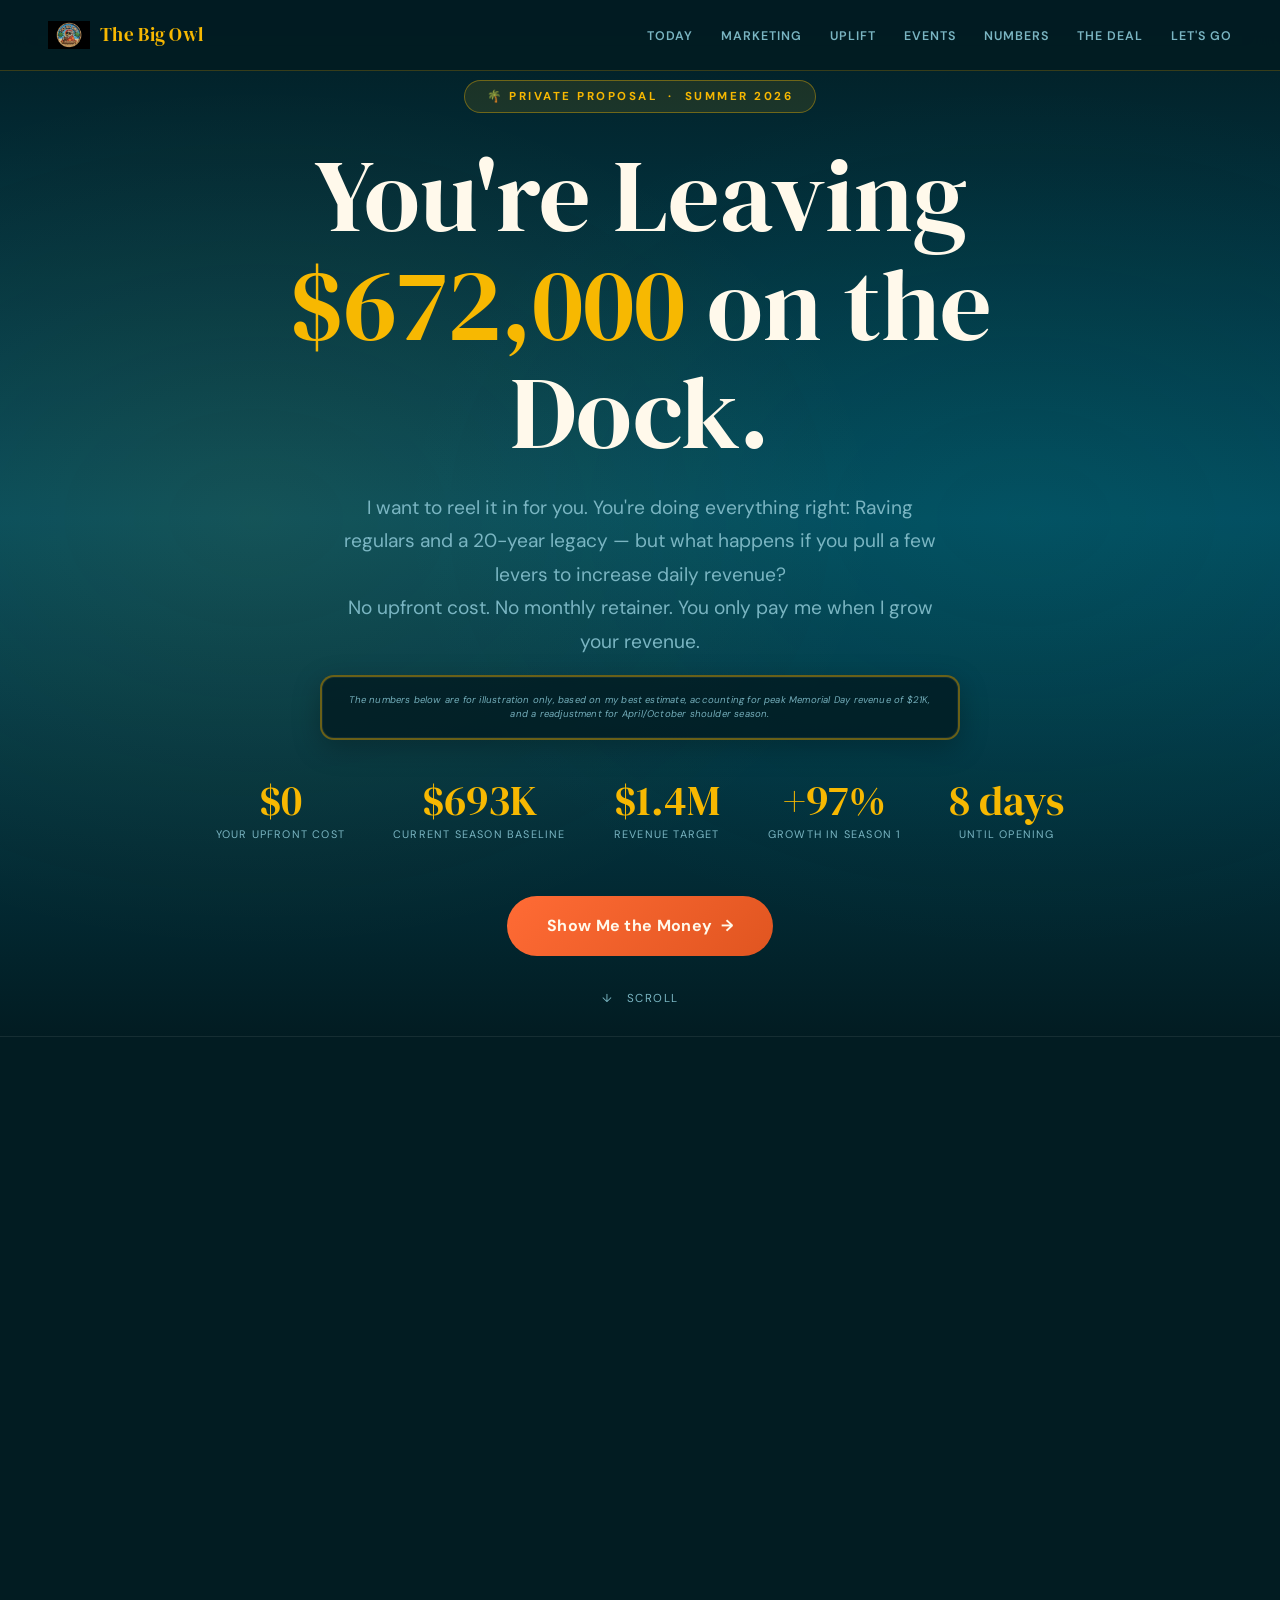
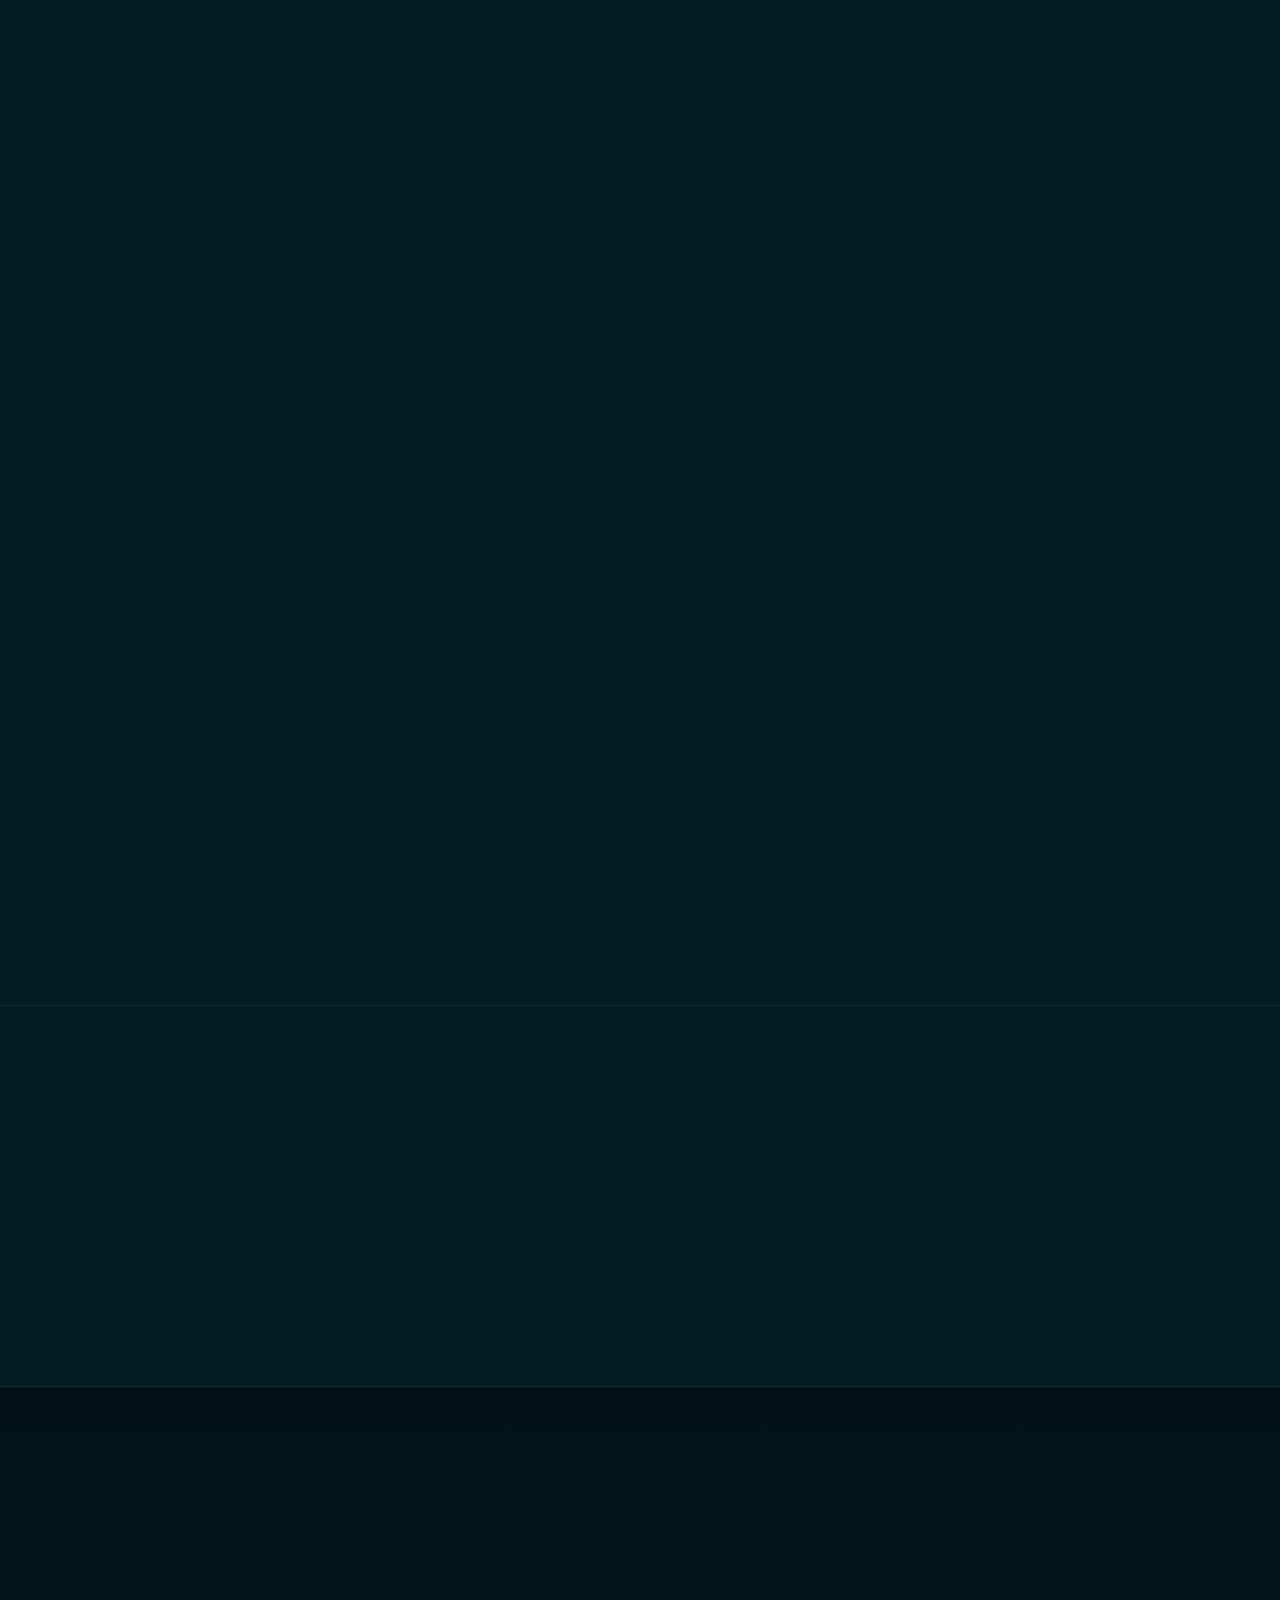
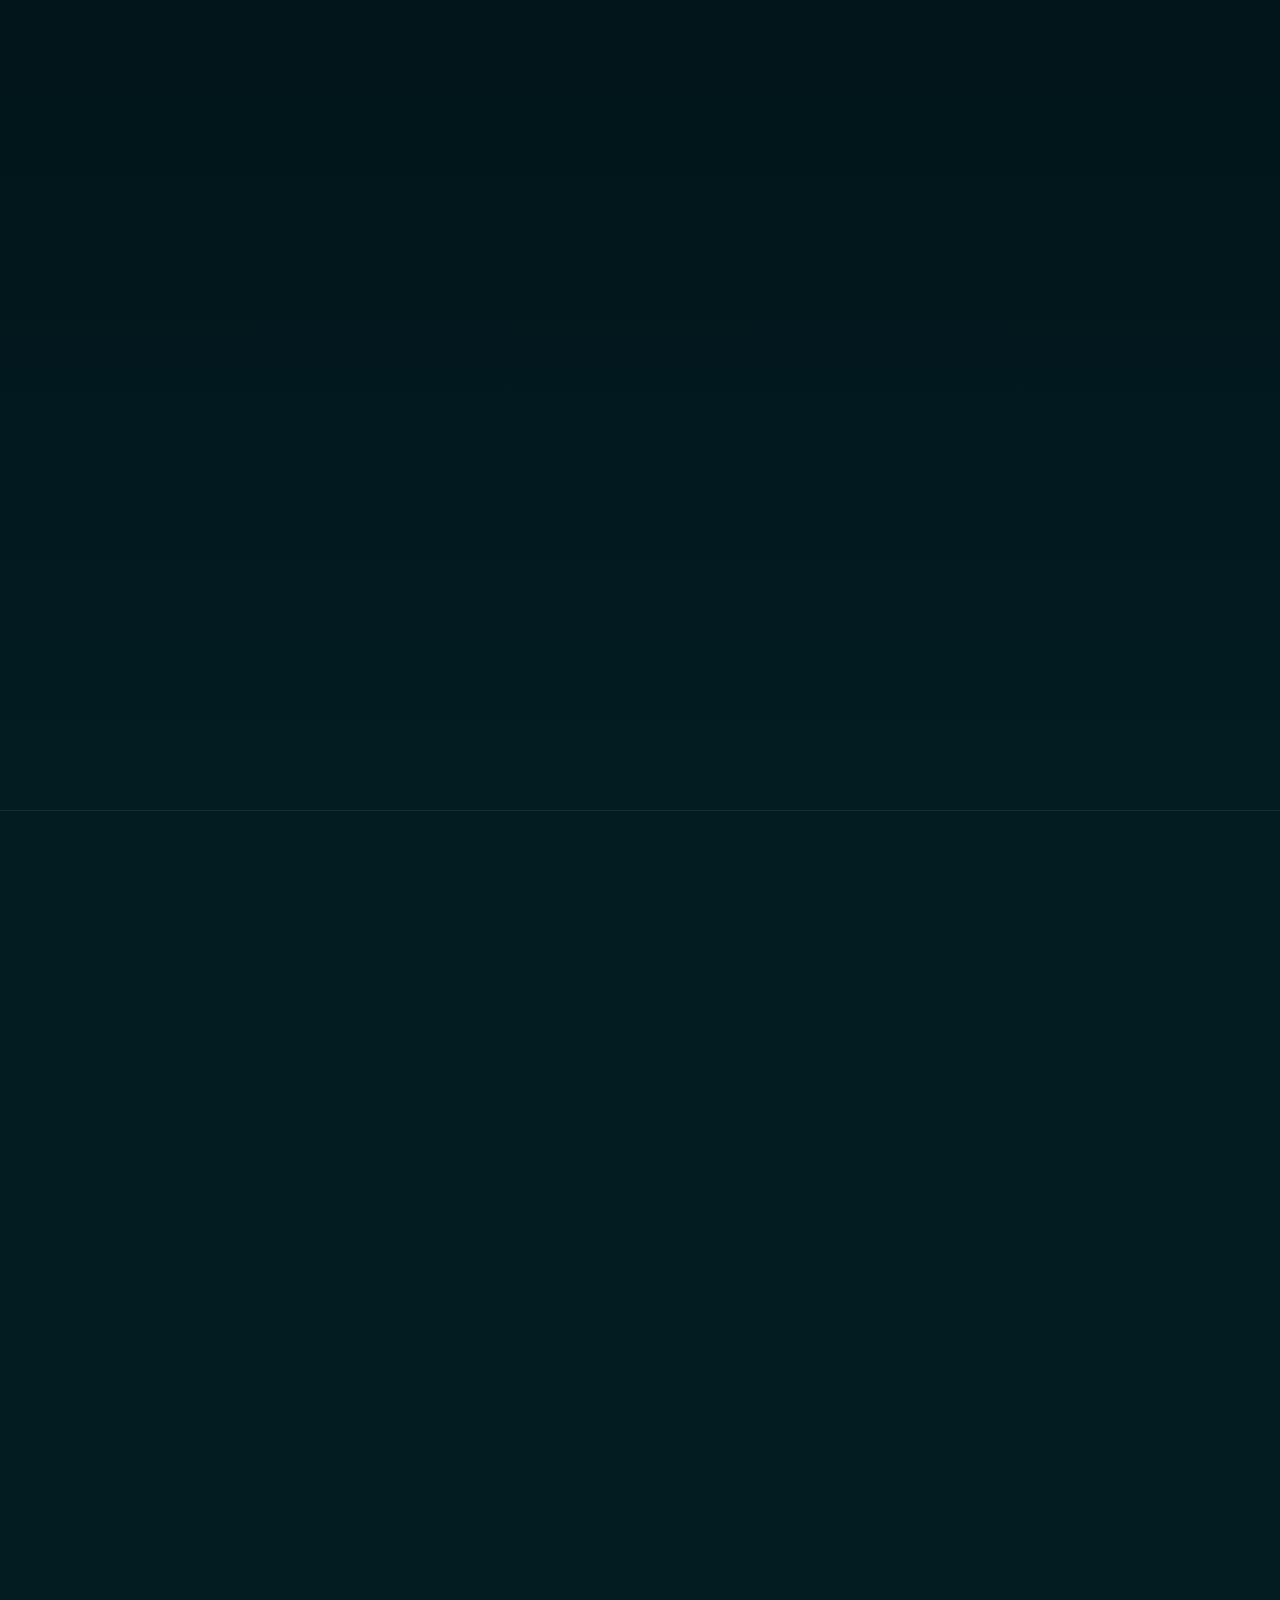
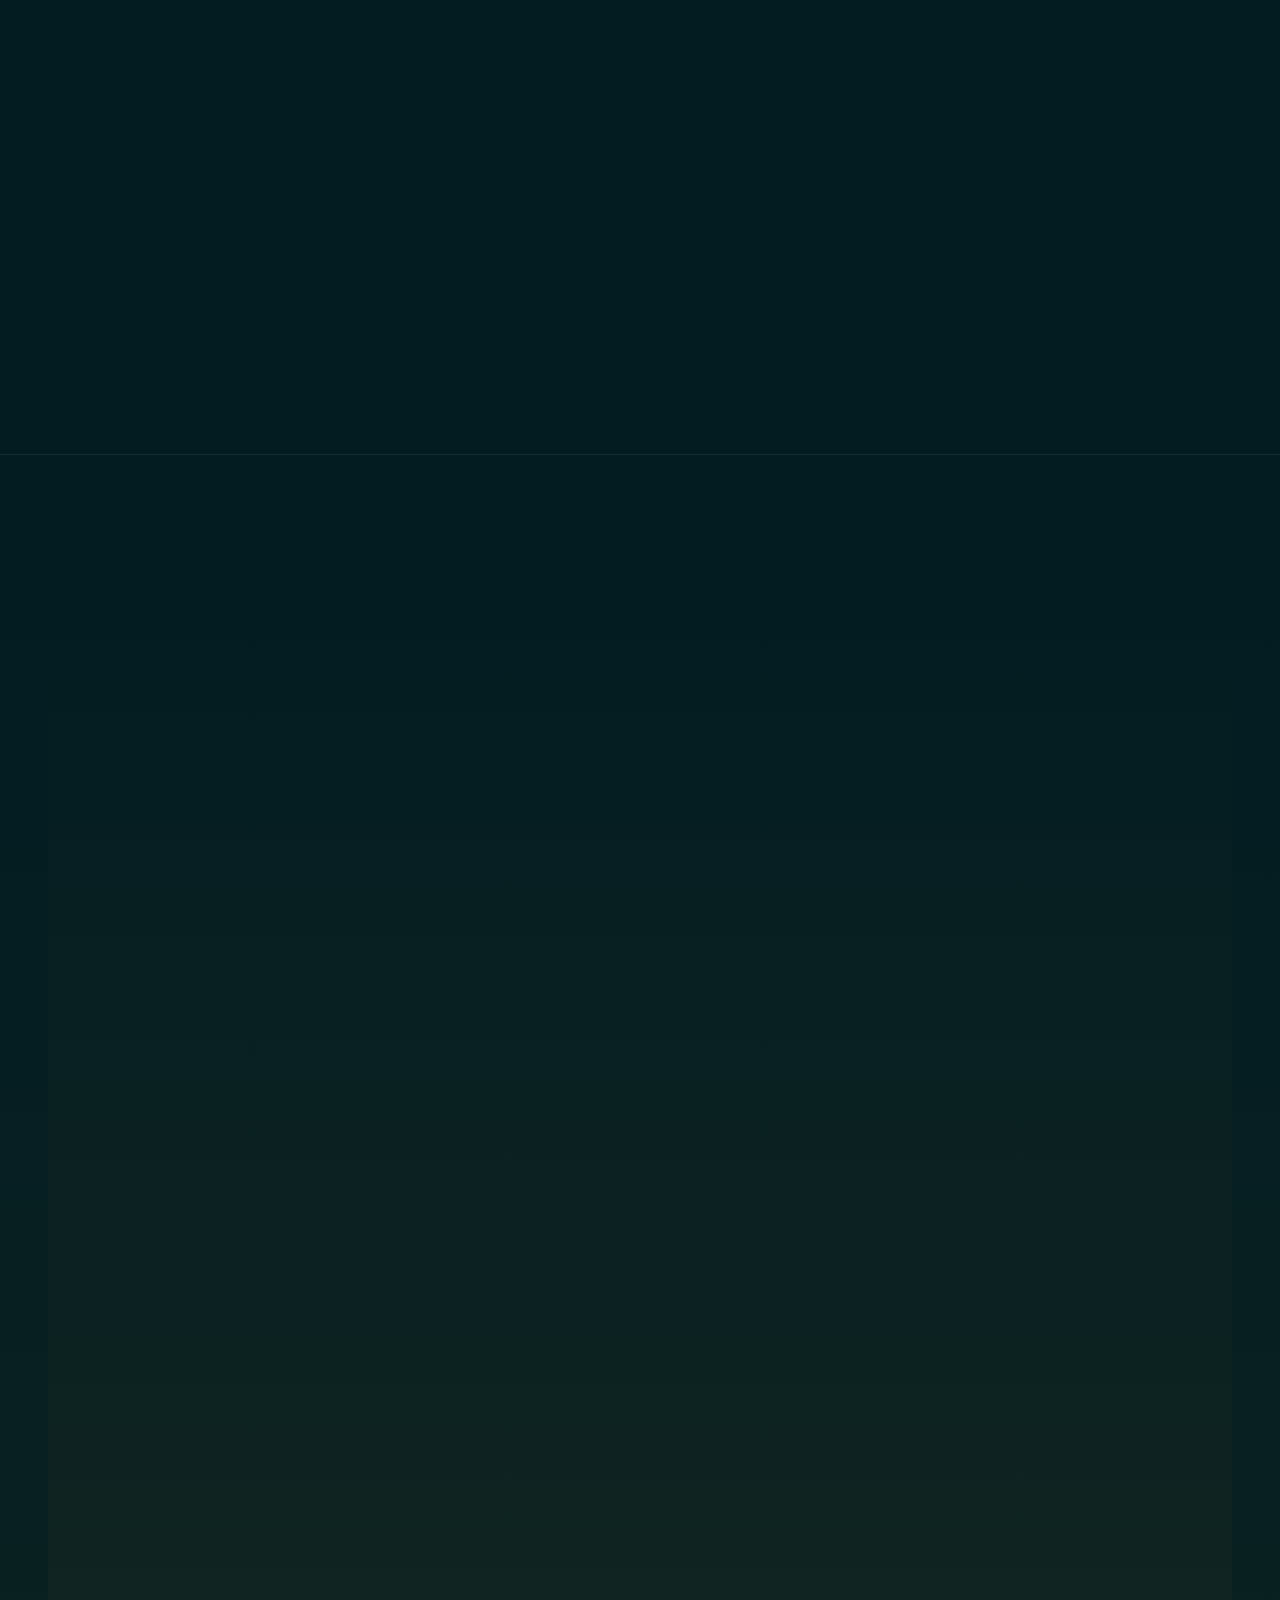
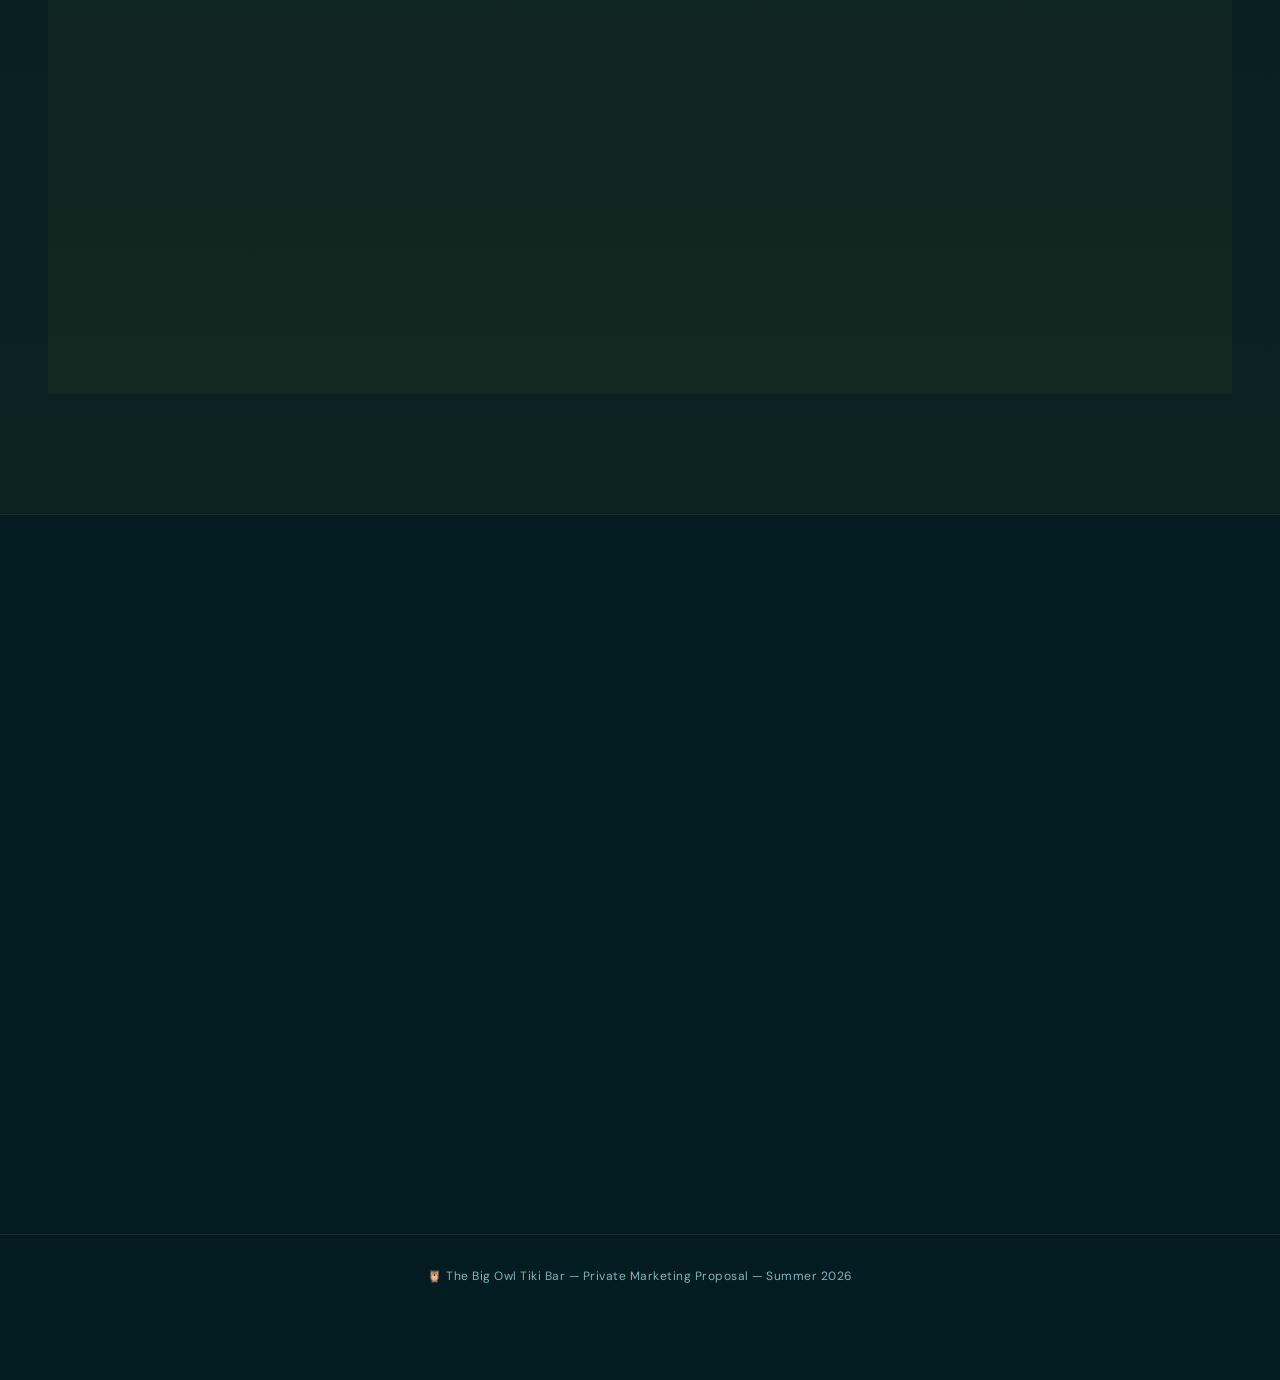
<file: index.html>
<!DOCTYPE html>
<html lang="en">
<head>
<meta charset="UTF-8">
<meta name="viewport" content="width=device-width, initial-scale=1.0">
<title>Big Owl Tiki Bar — The Offer</title>
<meta name="description" content="The Big Owl Tiki Bar — private Summer 2026 marketing proposal. No upfront cost; you only pay when revenue grows.">
<link rel="canonical" href="https://bennettbutterfield-prog.github.io/Big-Owl-Proposal/big_owl_proposal.html">
<link rel="icon" type="image/png" href="images/big-owl-logo.png">
<meta property="og:site_name" content="The Big Owl Tiki Bar">
<meta property="og:title" content="Big Owl Tiki Bar — The Offer">
<meta property="og:description" content="The Big Owl Tiki Bar — private Summer 2026 marketing proposal. No upfront cost; you only pay when revenue grows.">
<meta property="og:type" content="website">
<meta property="og:url" content="https://bennettbutterfield-prog.github.io/Big-Owl-Proposal/">
<meta property="og:image" content="https://bennettbutterfield-prog.github.io/Big-Owl-Proposal/images/big-owl-logo.png">
<meta property="og:image:width" content="1024">
<meta property="og:image:height" content="682">
<meta property="og:image:type" content="image/png">
<meta property="og:image:alt" content="The Big Owl Tiki Bar — Kent Narrows, MD">
<meta name="twitter:card" content="summary_large_image">
<meta name="twitter:title" content="Big Owl Tiki Bar — The Offer">
<meta name="twitter:description" content="The Big Owl Tiki Bar — private Summer 2026 marketing proposal. No upfront cost; you only pay when revenue grows.">
<meta name="twitter:image" content="https://bennettbutterfield-prog.github.io/Big-Owl-Proposal/images/big-owl-logo.png">
<meta http-equiv="refresh" content="0; url=big_owl_proposal.html">
</head>
<body>
<p><a href="big_owl_proposal.html">Open Big Owl proposal</a></p>
</body>
</html>
</file>
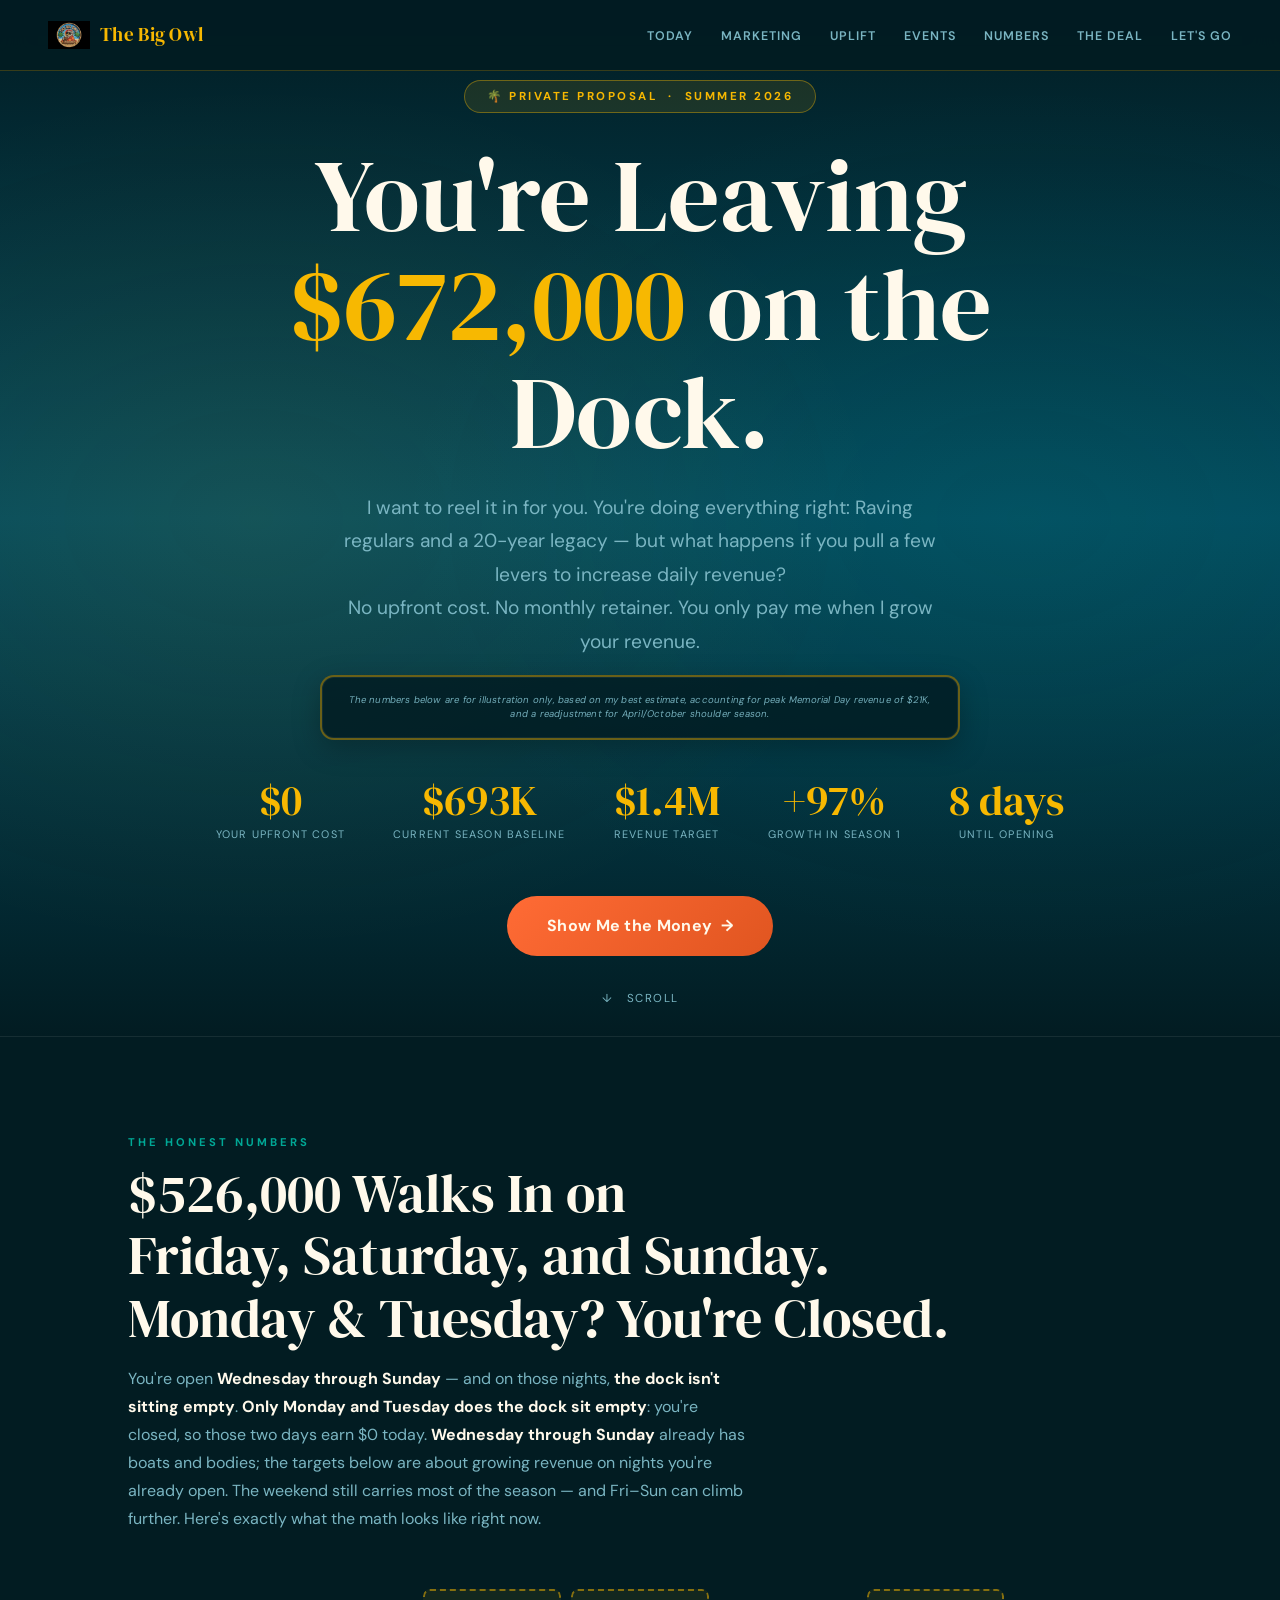
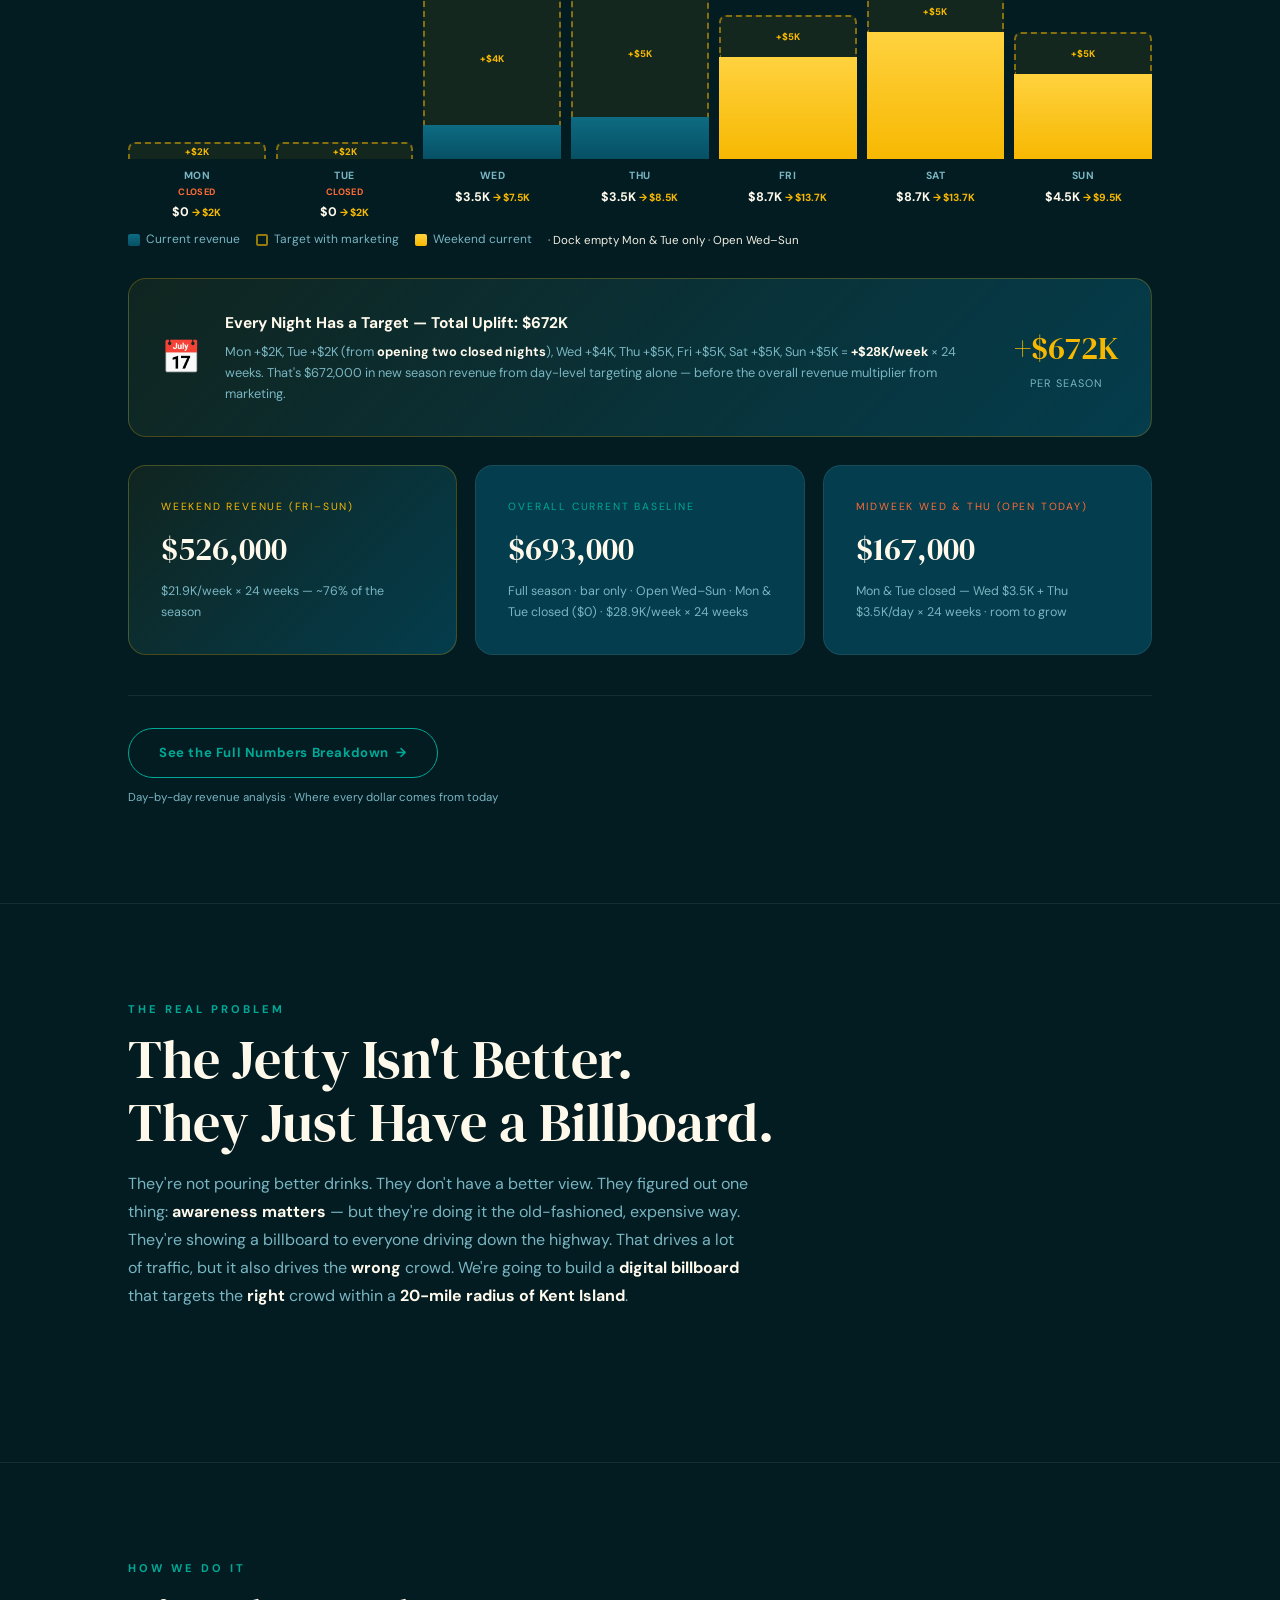
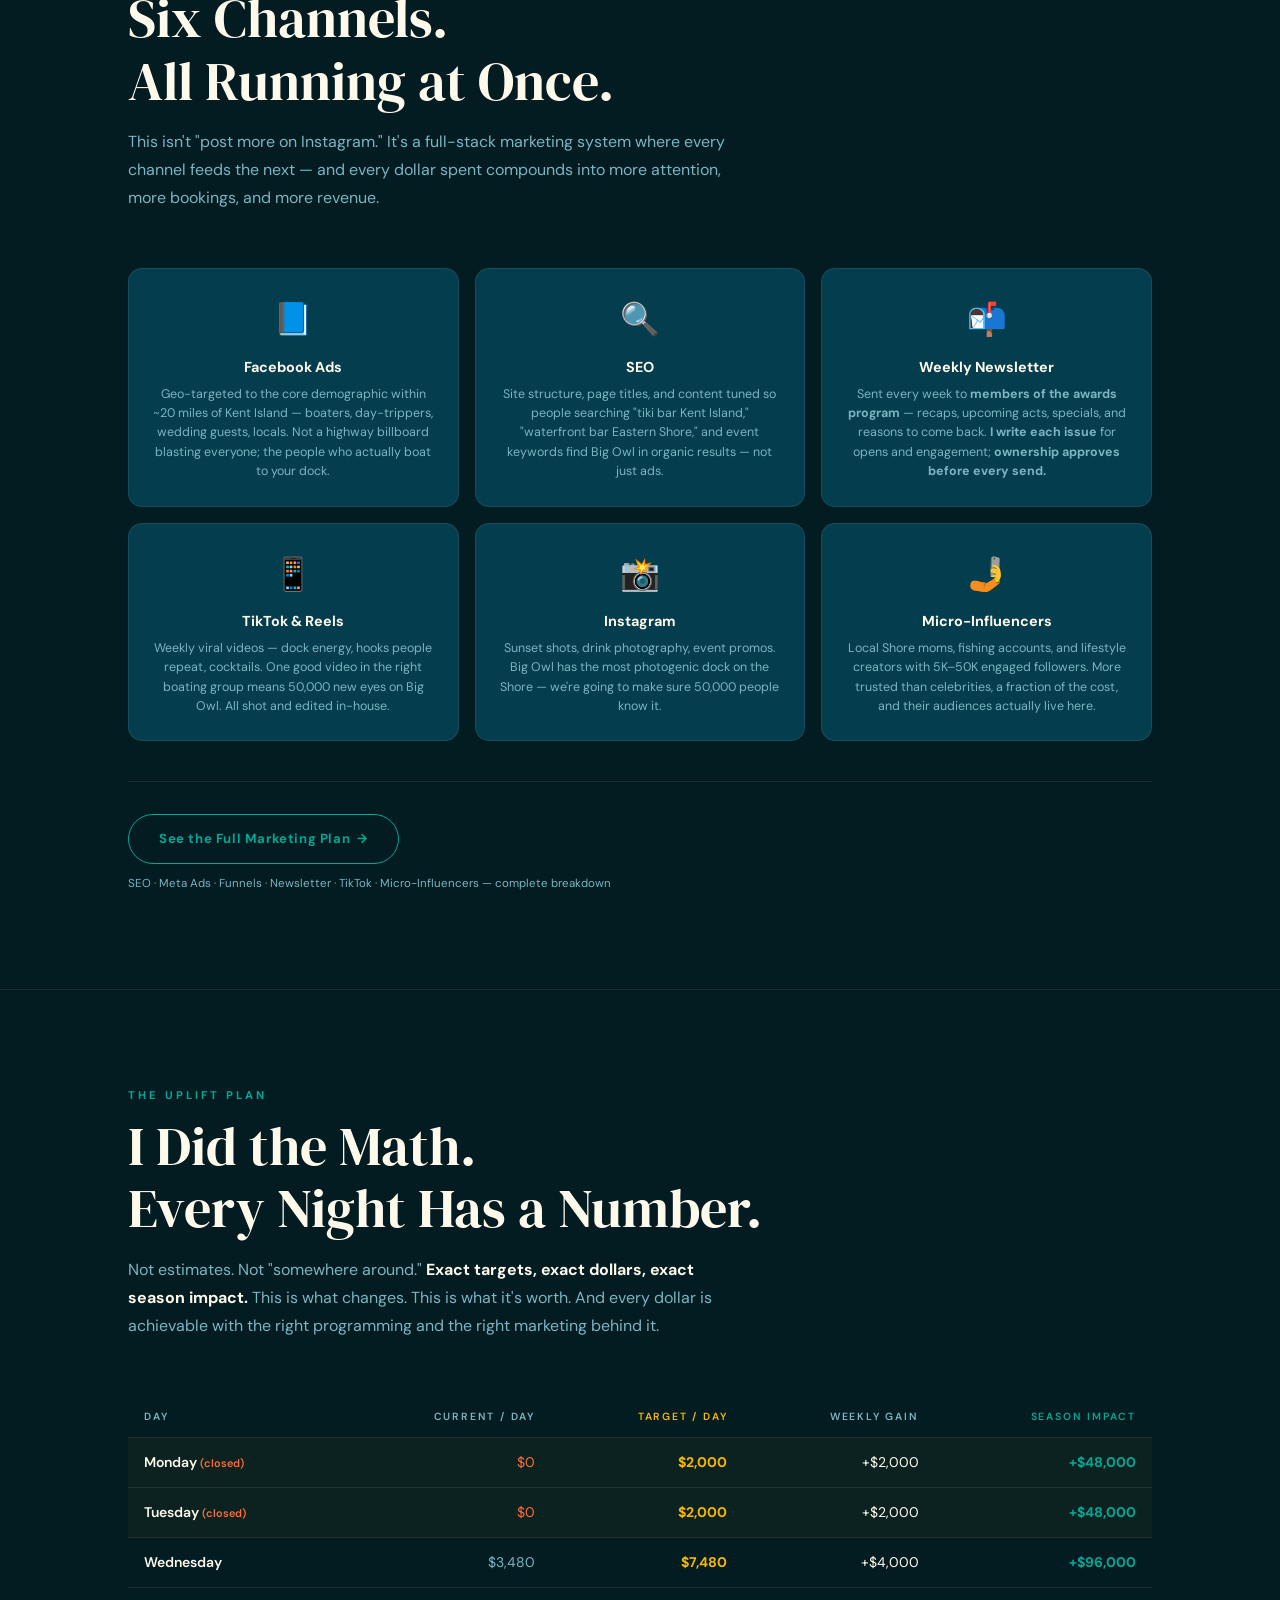
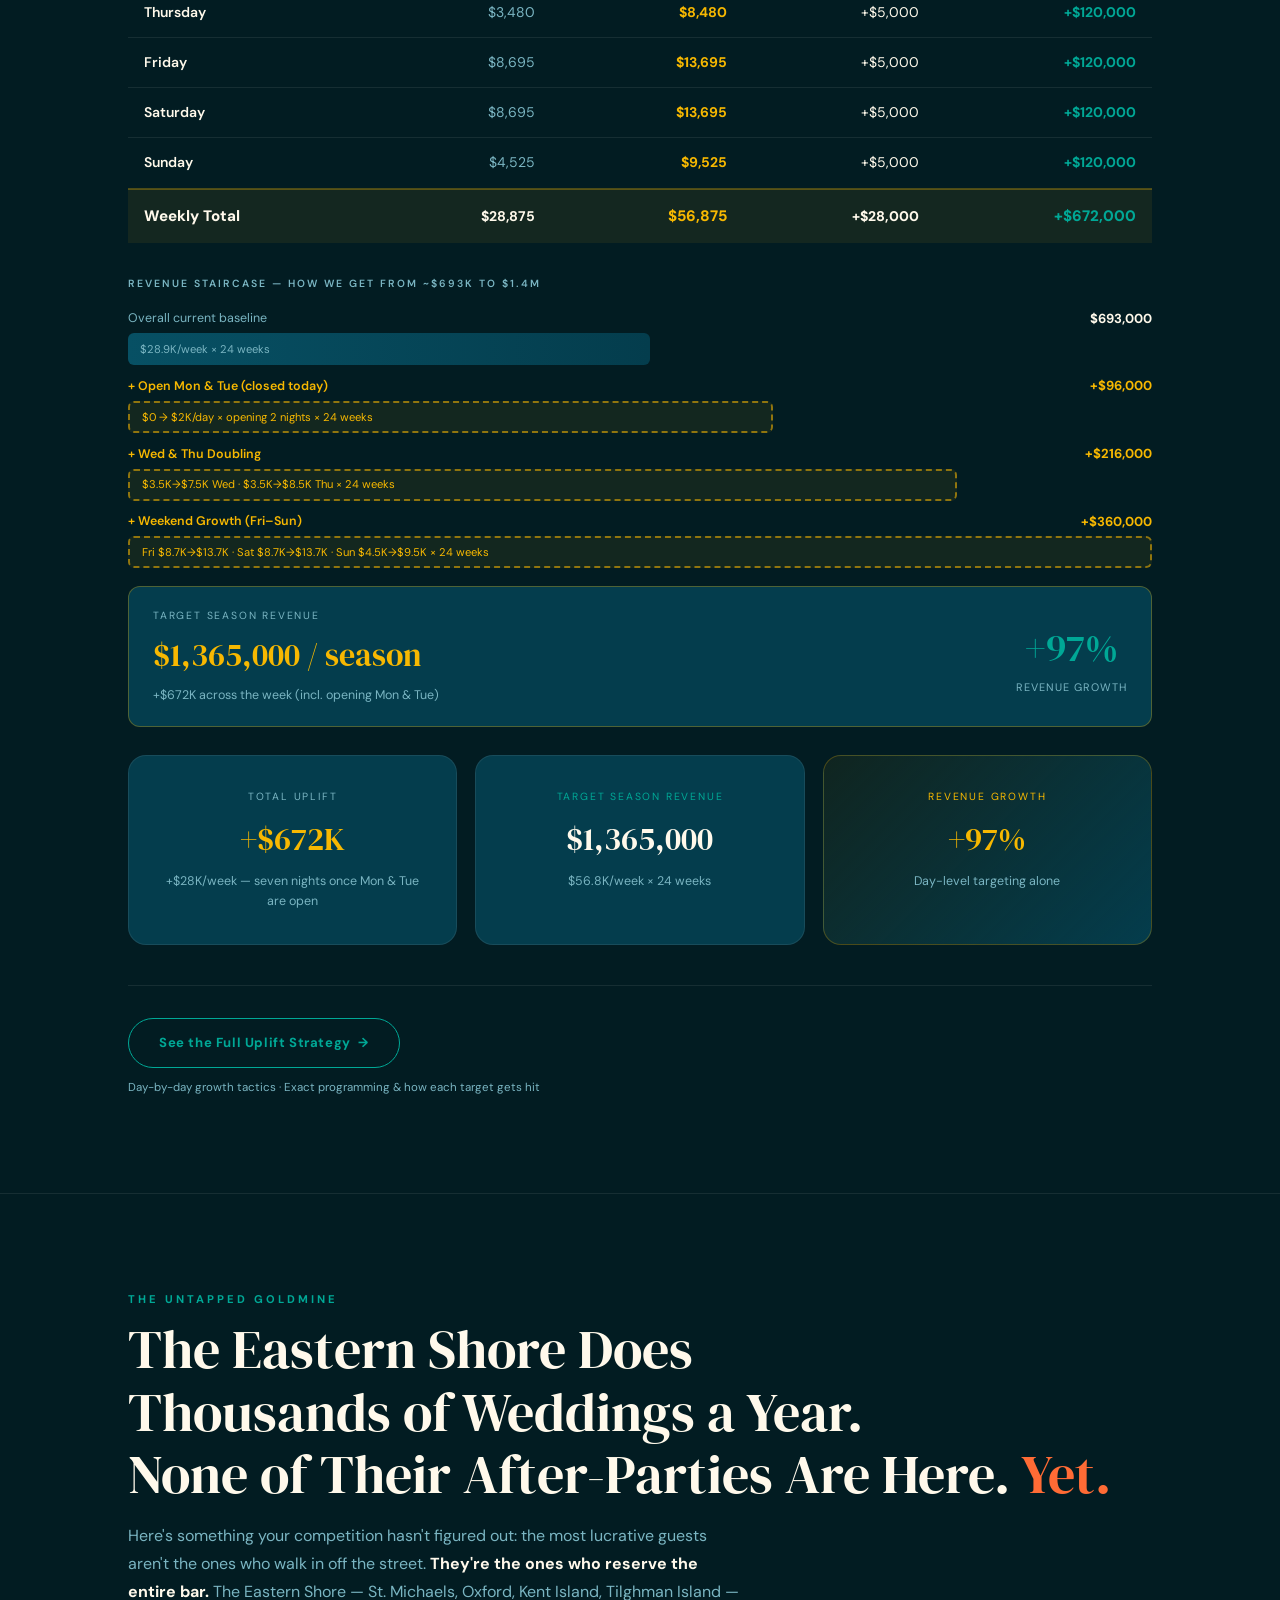
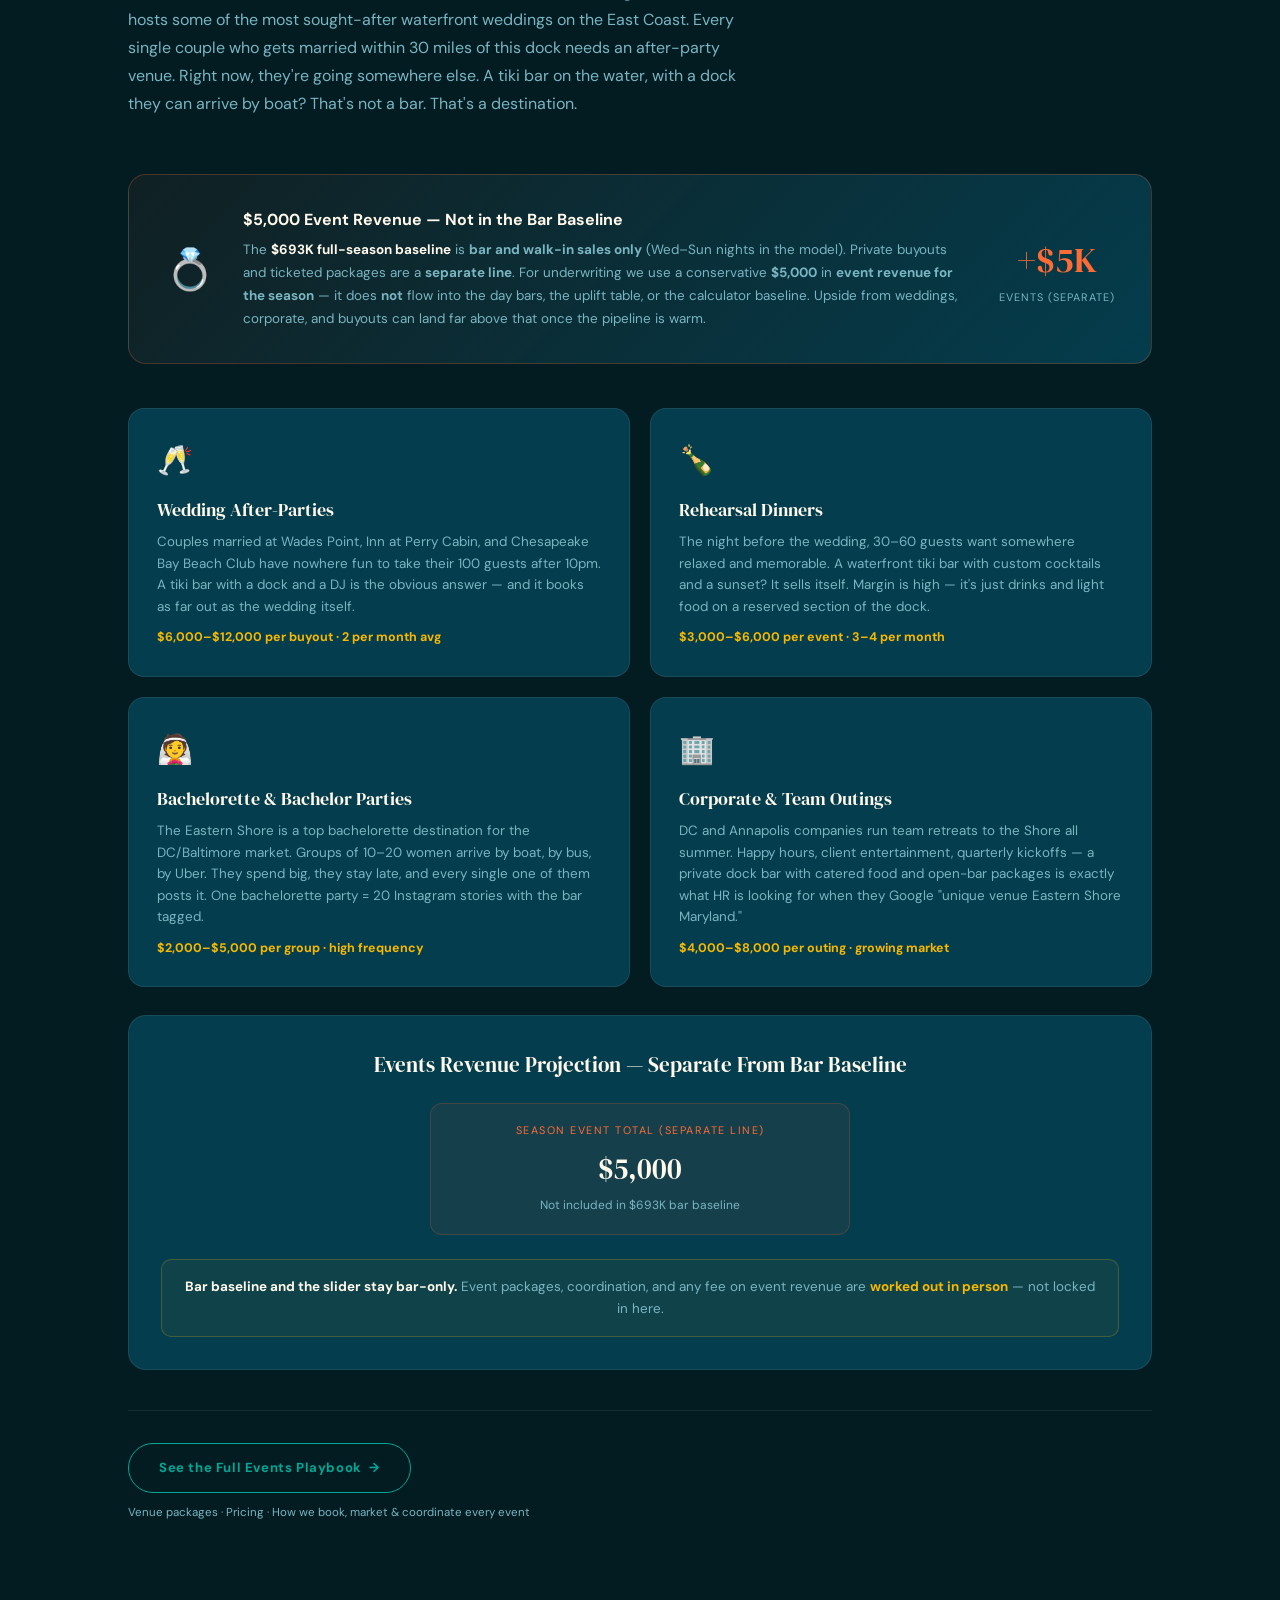
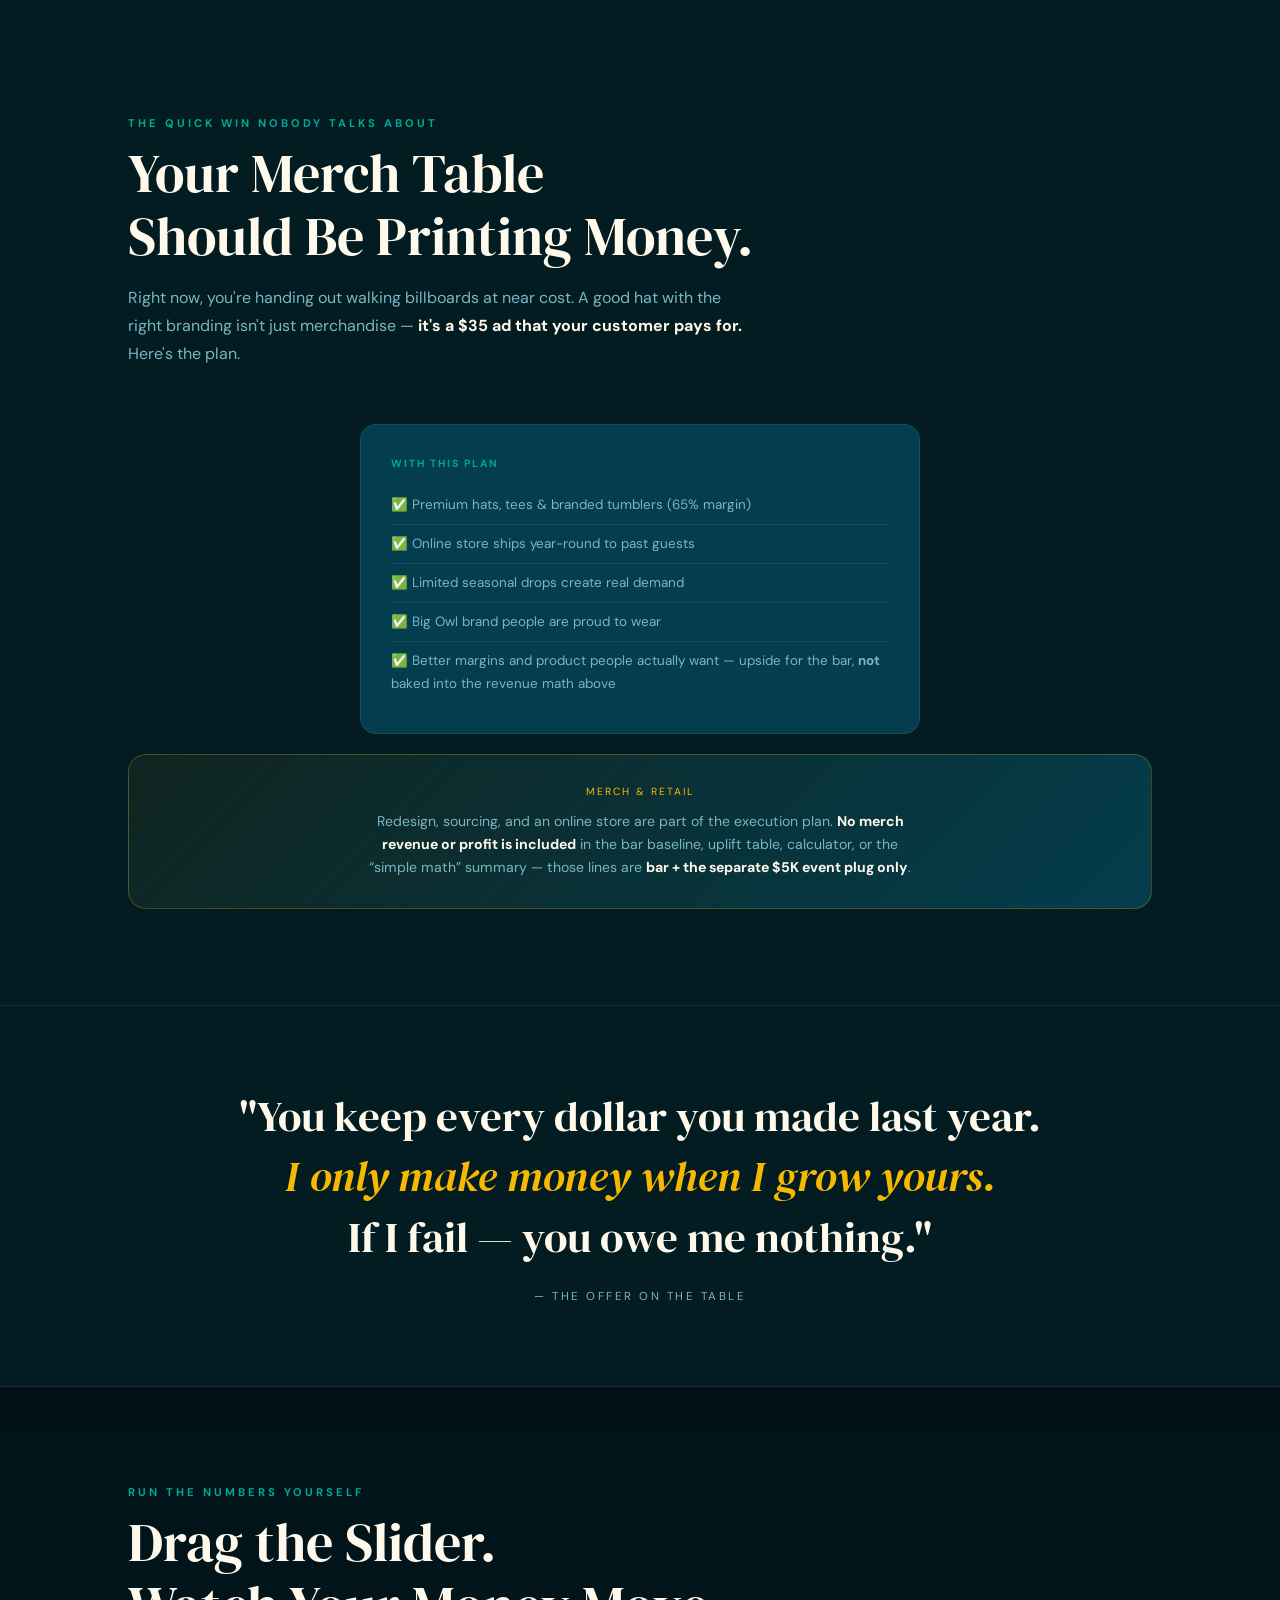
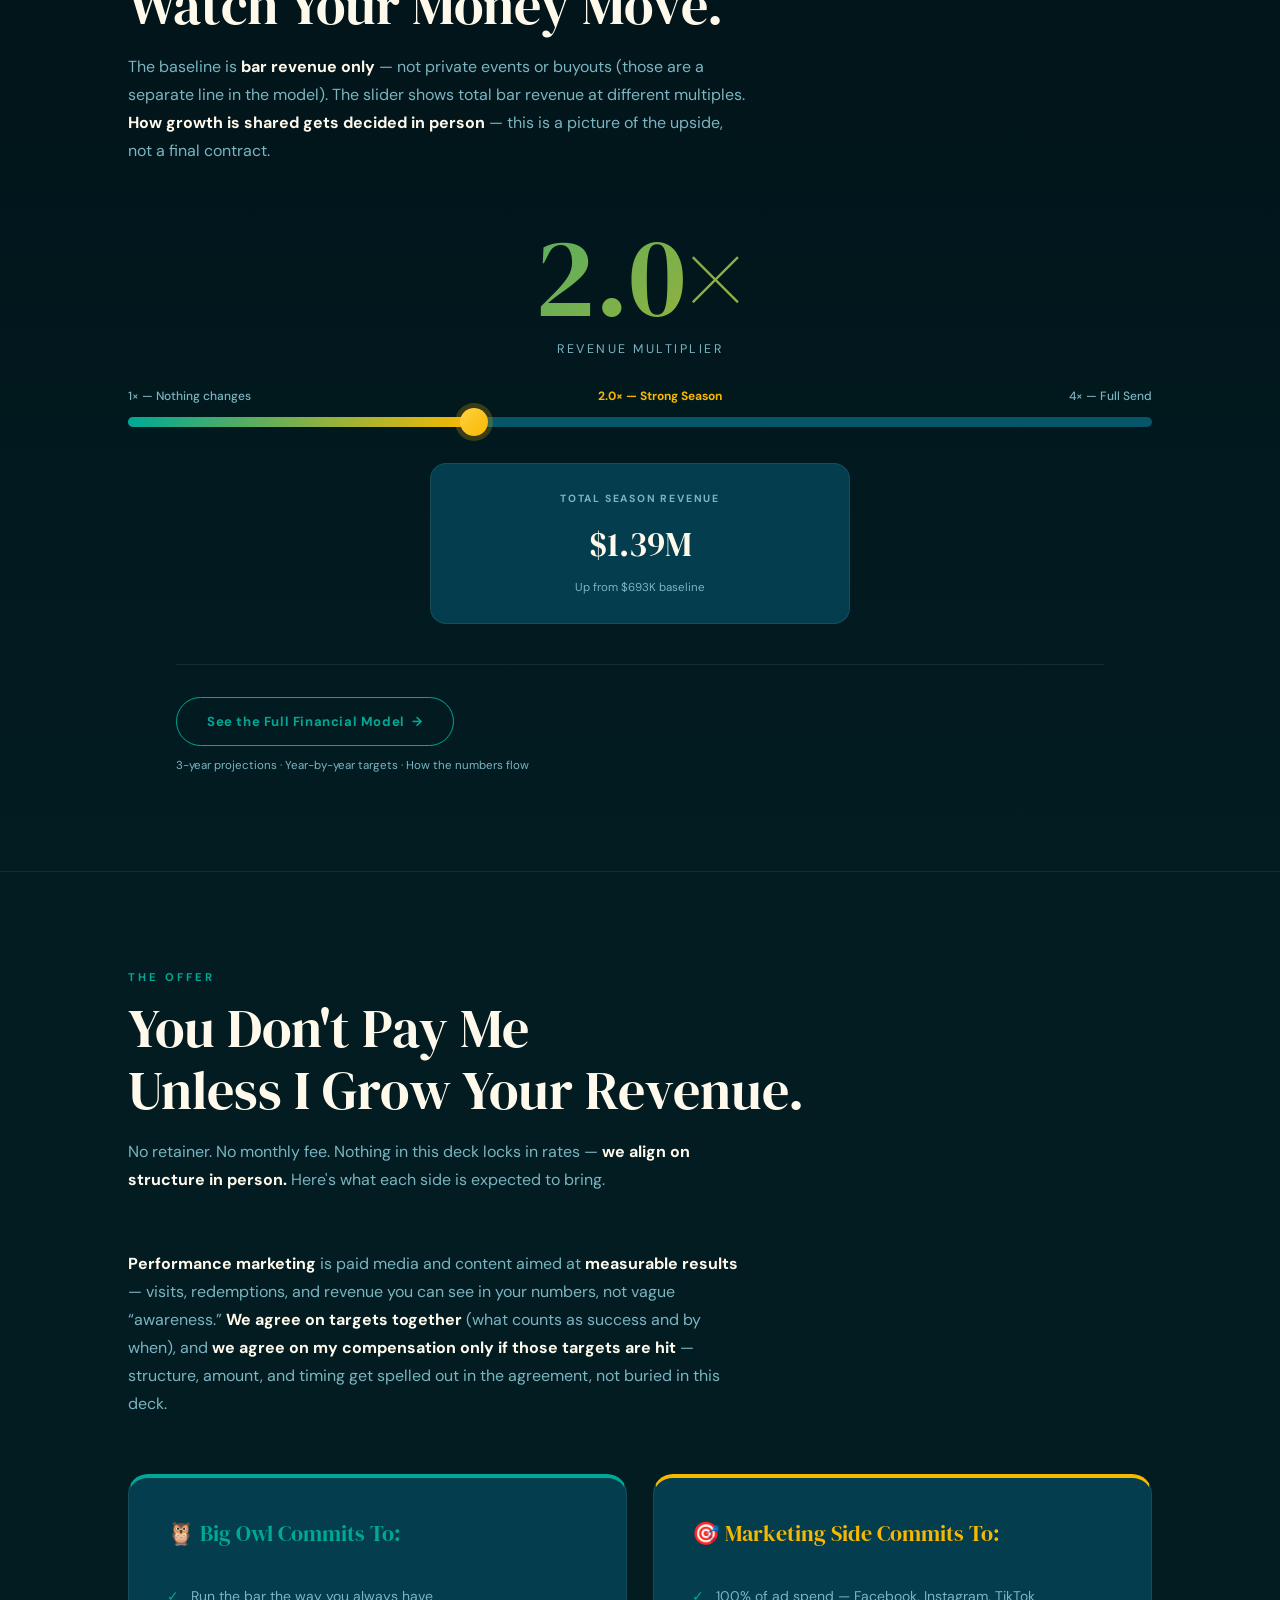
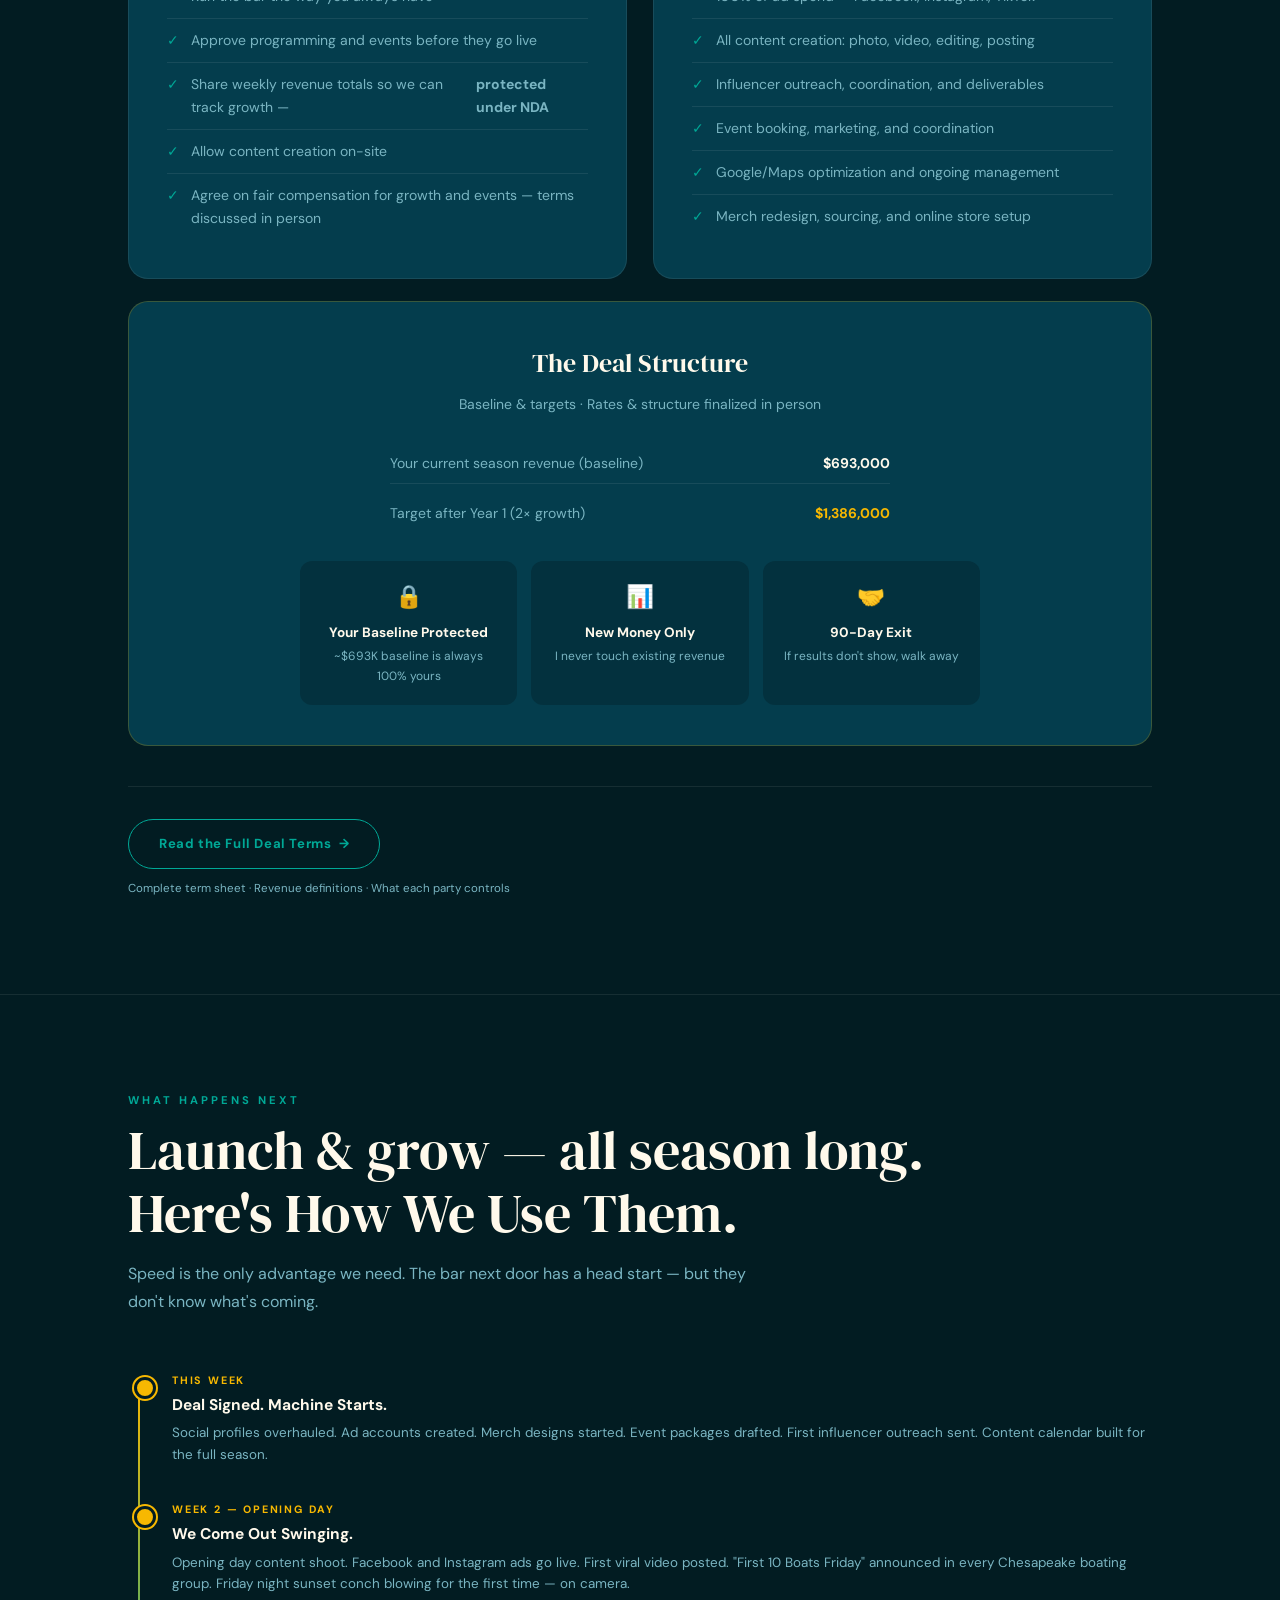
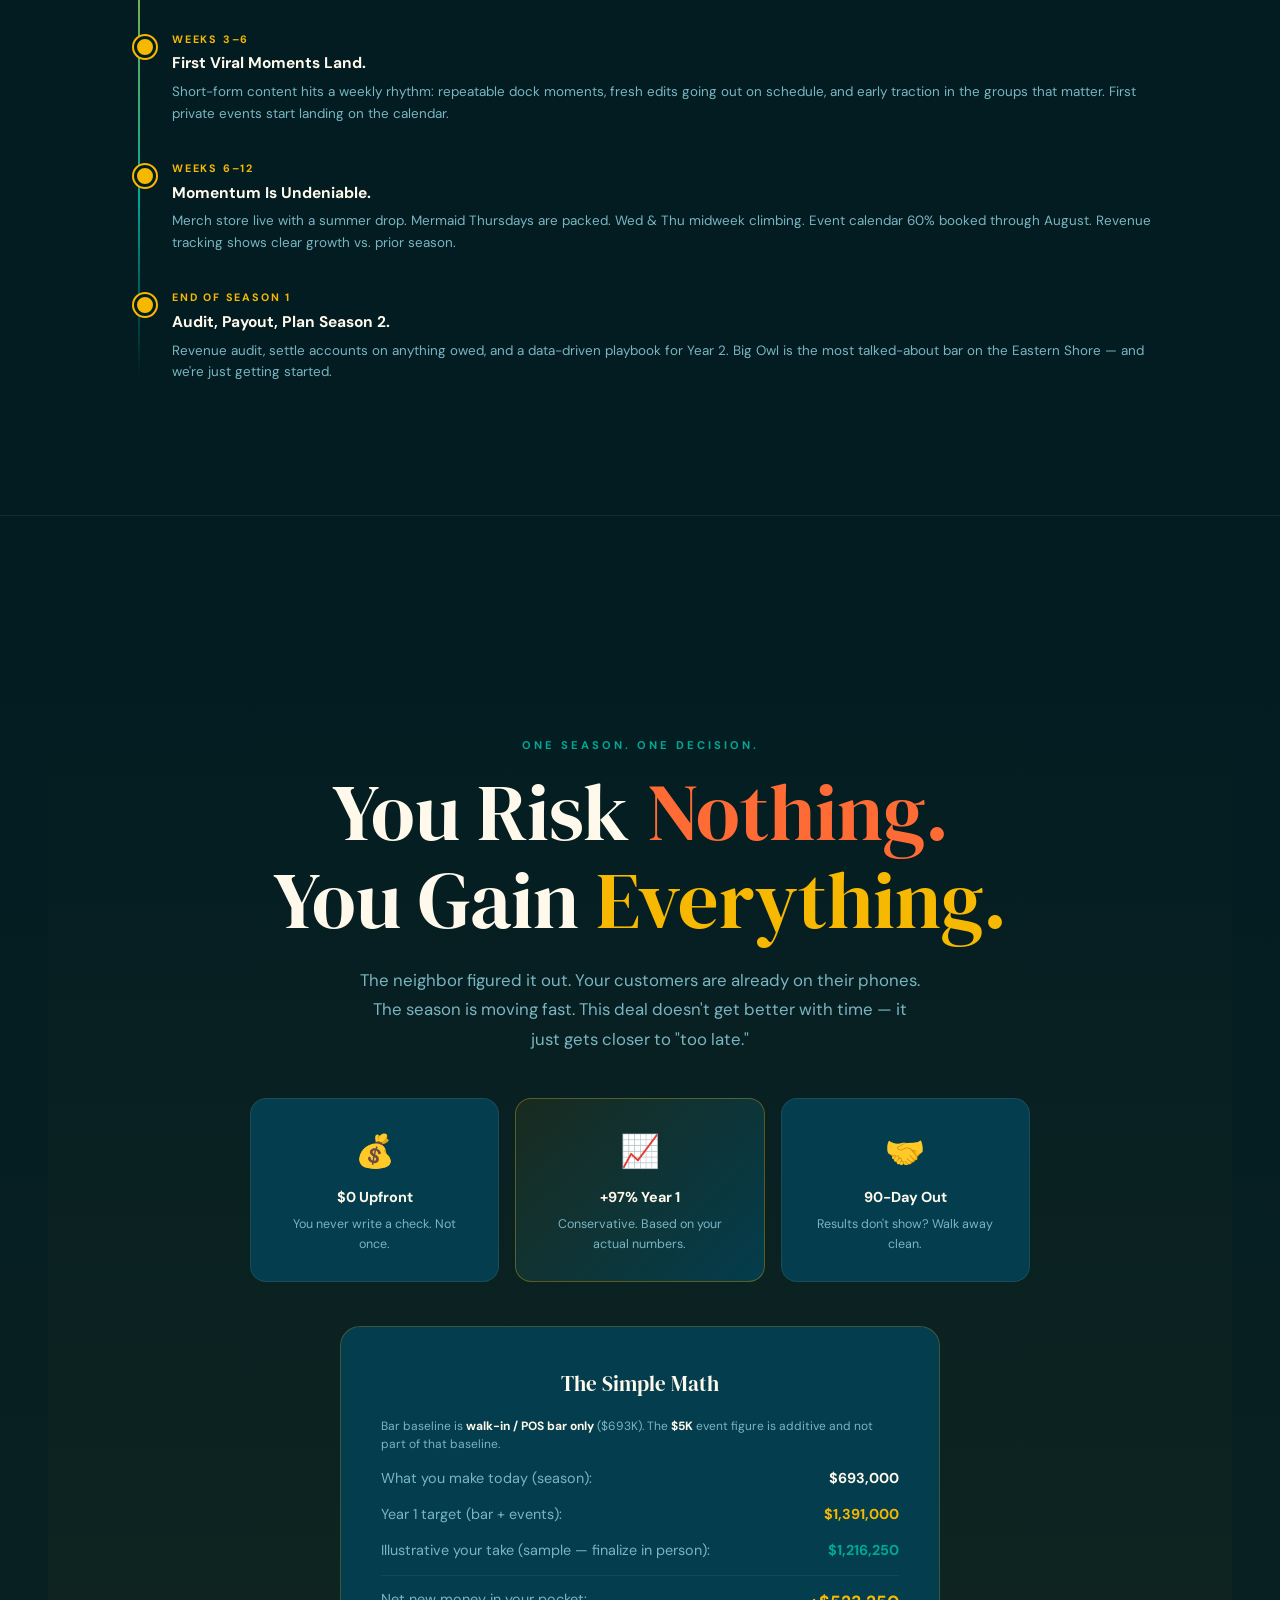
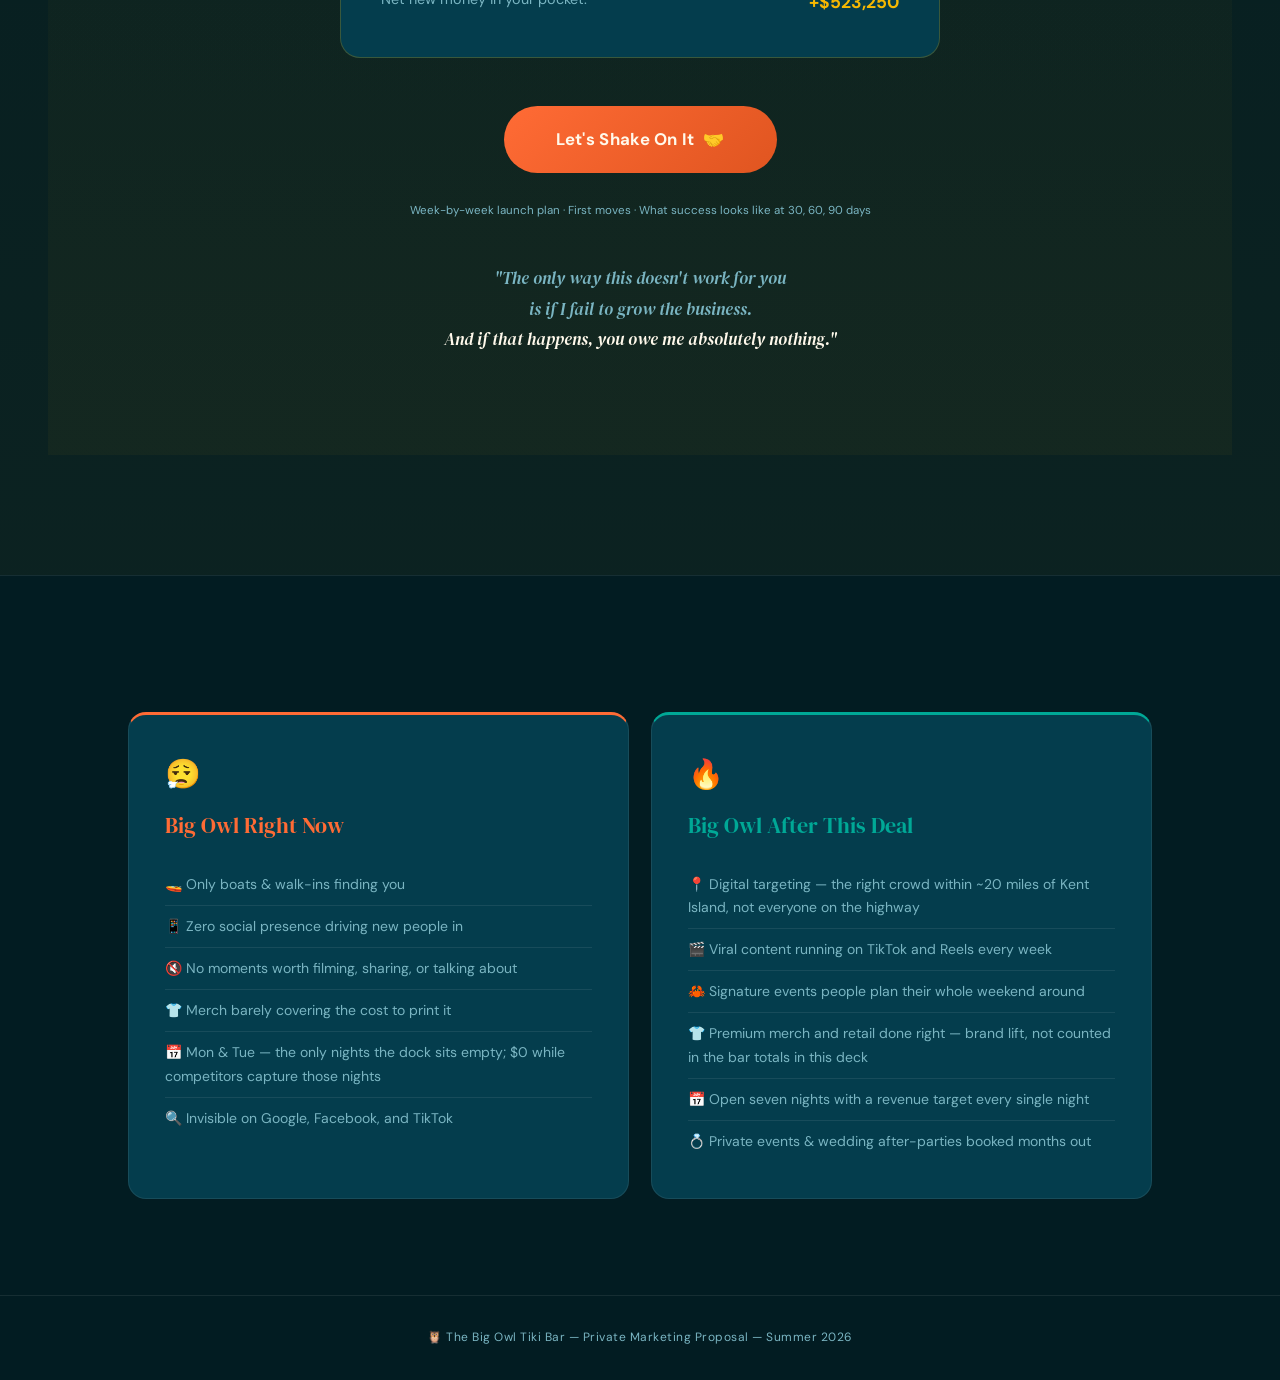
<file: big_owl_proposal.html>
<!DOCTYPE html>
<html lang="en">
<head>
<meta charset="UTF-8">
<meta name="viewport" content="width=device-width, initial-scale=1.0">
<title>Big Owl Tiki Bar — The Offer</title>
<meta name="description" content="The Big Owl Tiki Bar — private Summer 2026 marketing proposal. No upfront cost; you only pay when revenue grows.">
<link rel="canonical" href="https://bennettbutterfield-prog.github.io/Big-Owl-Proposal/big_owl_proposal.html">
<link rel="icon" type="image/png" href="images/big-owl-logo.png">
<meta property="og:site_name" content="The Big Owl Tiki Bar">
<meta property="og:title" content="Big Owl Tiki Bar — The Offer">
<meta property="og:description" content="The Big Owl Tiki Bar — private Summer 2026 marketing proposal. No upfront cost; you only pay when revenue grows.">
<meta property="og:type" content="website">
<meta property="og:url" content="https://bennettbutterfield-prog.github.io/Big-Owl-Proposal/big_owl_proposal.html">
<meta property="og:image" content="https://bennettbutterfield-prog.github.io/Big-Owl-Proposal/images/big-owl-logo.png">
<meta property="og:image:width" content="1024">
<meta property="og:image:height" content="682">
<meta property="og:image:type" content="image/png">
<meta property="og:image:alt" content="The Big Owl Tiki Bar — Kent Narrows, MD">
<meta name="twitter:card" content="summary_large_image">
<meta name="twitter:title" content="Big Owl Tiki Bar — The Offer">
<meta name="twitter:description" content="The Big Owl Tiki Bar — private Summer 2026 marketing proposal. No upfront cost; you only pay when revenue grows.">
<meta name="twitter:image" content="https://bennettbutterfield-prog.github.io/Big-Owl-Proposal/images/big-owl-logo.png">
<link rel="preconnect" href="https://fonts.googleapis.com">
<link href="https://fonts.googleapis.com/css2?family=DM+Serif+Display:ital@0;1&family=DM+Sans:wght@300;400;500;600;700&display=swap" rel="stylesheet">
<link rel="stylesheet" href="css/site.css">
</head>
<body>

<div id="countdown-banner" class="countdown-banner" role="status" aria-live="polite" hidden>
  <span class="countdown-banner-msg">Opening Day <strong>April 15</strong></span>
  <span class="countdown-banner-time" id="countdown-display"></span>
</div>

<!-- ═══════════════════════════════════════
     NAV
═══════════════════════════════════════ -->
<nav>
  <a href="#hero" class="nav-logo"><img src="images/big-owl-logo.png" alt="" class="nav-logo-img" width="48" height="48" decoding="async"><span class="nav-logo-txt">The Big Owl</span></a>
  <ul class="nav-links">
    <li><a href="#now">Today</a></li>
    <li><a href="#marketing">Marketing</a></li>
    <li><a href="#uplift">Uplift</a></li>
    <li><a href="#events">Events</a></li>
    <li><a href="#calculator">Numbers</a></li>
    <li><a href="#deal">The Deal</a></li>
    <li><a href="#close">Let's Go</a></li>
  </ul>
  <a href="#deal" class="nav-mob-cta">See the Deal →</a>
</nav>

<!-- ═══════════════════════════════════════
     HERO
═══════════════════════════════════════ -->
<section id="hero" style="max-width:100%;padding-left:32px;padding-right:32px;padding-top:80px;min-height:100vh;display:flex;flex-direction:column;justify-content:center;align-items:center;text-align:center;position:relative;overflow:hidden;">
  <div class="hero-bg"></div>
  <div class="hero-content">
    <div class="eyebrow-chip">🌴 Private Proposal &nbsp;·&nbsp; Summer 2026</div>
    <h1 class="hero-h1">You're Leaving<br><span class="gold">$672,000</span> on the Dock.</h1>
    <p class="hero-sub">I want to reel it in for you. You're doing everything right: Raving regulars and a 20-year legacy — but what happens if you pull a few levers to increase daily revenue?<br>No upfront cost. No monthly retainer. You only pay me when I grow your revenue.</p>
    <div class="hero-disclaimer-box fi">
      <p class="hero-illus">The numbers below are for illustration only, based on my best estimate, accounting for peak Memorial Day revenue of $21K, and a readjustment for April/October shoulder season.</p>
    </div>
    <div class="hero-stats">
      <div><span class="hstat-num">$0</span><span class="hstat-lbl">Your Upfront Cost</span></div>
      <div><span class="hstat-num">$693K</span><span class="hstat-lbl">Current Season Baseline</span></div>
      <div><span class="hstat-num">$1.4M</span><span class="hstat-lbl">Revenue Target</span></div>
      <div><span class="hstat-num">+97%</span><span class="hstat-lbl">Growth in Season 1</span></div>
      <div><span class="hstat-num">8 days</span><span class="hstat-lbl">Until Opening</span></div>
    </div>
    <a href="#now" class="hero-cta">Show Me the Money &nbsp;→</a>
  </div>
  <div class="scroll-hint">↓ &nbsp; scroll</div>
</section>

<div class="divider"></div>

<!-- ═══════════════════════════════════════
     CURRENT STATE
═══════════════════════════════════════ -->
<div id="now">
<section class="sec">
  <div class="sec-ew fi">The Honest Numbers</div>
  <h2 class="sec-h2 fi">$526,000 Walks In on<br>Friday, Saturday, and Sunday.<br>Monday & Tuesday? You're Closed.</h2>
  <p class="sec-sub fi">You're open <strong>Wednesday through Sunday</strong> — and on those nights, <strong>the dock isn't sitting empty</strong>. <strong>Only Monday and Tuesday does the dock sit empty</strong>: you're closed, so those two days earn $0 today. <strong>Wednesday through Sunday</strong> already has boats and bodies; the targets below are about growing revenue on nights you're already open. The weekend still carries most of the season — and Fri–Sun can climb further. Here's exactly what the math looks like right now.</p>

  <div class="day-grid fi">
    <!-- MON -->
    <div class="day-col">
      <div class="day-bar-wrap" style="flex-direction:column;gap:0;">
        <div style="width:100%;flex:1;"></div>
        <div style="width:100%;height:10%;border:2px dashed rgba(247,184,1,0.5);border-bottom:none;border-radius:7px 7px 0 0;background:rgba(247,184,1,0.07);display:flex;align-items:center;justify-content:center;flex-shrink:0;">
          <span style="font-size:.6rem;color:var(--gold);font-weight:700">+$2K</span>
        </div>
      </div>
      <div class="day-lbl">Mon</div>
      <div style="font-size:.58rem;color:var(--coral);font-weight:700;text-transform:uppercase;letter-spacing:.4px;margin-bottom:2px;">Closed</div>
      <div class="day-amt">$0 <span style="color:var(--gold);font-size:.65rem;font-weight:700">→ $2K</span></div>
    </div>
    <!-- TUE -->
    <div class="day-col">
      <div class="day-bar-wrap" style="flex-direction:column;gap:0;">
        <div style="width:100%;flex:1;"></div>
        <div style="width:100%;height:10%;border:2px dashed rgba(247,184,1,0.5);border-bottom:none;border-radius:7px 7px 0 0;background:rgba(247,184,1,0.07);display:flex;align-items:center;justify-content:center;flex-shrink:0;">
          <span style="font-size:.6rem;color:var(--gold);font-weight:700">+$2K</span>
        </div>
      </div>
      <div class="day-lbl">Tue</div>
      <div style="font-size:.58rem;color:var(--coral);font-weight:700;text-transform:uppercase;letter-spacing:.4px;margin-bottom:2px;">Closed</div>
      <div class="day-amt">$0 <span style="color:var(--gold);font-size:.65rem;font-weight:700">→ $2K</span></div>
    </div>
    <!-- WED -->
    <div class="day-col">
      <div class="day-bar-wrap" style="flex-direction:column;gap:0;">
        <div style="width:100%;flex:1;border:2px dashed rgba(247,184,1,0.5);border-bottom:none;border-radius:7px 7px 0 0;background:rgba(247,184,1,0.07);display:flex;align-items:center;justify-content:center;">
          <span style="font-size:.6rem;color:var(--gold);font-weight:700">+$4K</span>
        </div>
        <div class="day-bar wkdy" style="height:20%;flex-shrink:0;border-radius:0"></div>
      </div>
      <div class="day-lbl">Wed</div>
      <div class="day-amt">$3.5K <span style="color:var(--gold);font-size:.65rem;font-weight:700">→ $7.5K</span></div>
    </div>
    <!-- THU -->
    <div class="day-col">
      <div class="day-bar-wrap" style="flex-direction:column;gap:0;">
        <div style="width:100%;flex:1;border:2px dashed rgba(247,184,1,0.5);border-bottom:none;border-radius:7px 7px 0 0;background:rgba(247,184,1,0.07);display:flex;align-items:center;justify-content:center;">
          <span style="font-size:.6rem;color:var(--gold);font-weight:700">+$5K</span>
        </div>
        <div class="day-bar wkdy" style="height:25%;flex-shrink:0;border-radius:0"></div>
      </div>
      <div class="day-lbl">Thu</div>
      <div class="day-amt">$3.5K <span style="color:var(--gold);font-size:.65rem;font-weight:700">→ $8.5K</span></div>
    </div>
    <!-- FRI: current 60%, target 85% → empty 15%, ext 25%, bar 60% -->
    <div class="day-col">
      <div class="day-bar-wrap" style="flex-direction:column;gap:0;">
        <div style="width:100%;height:15%;flex-shrink:0;"></div>
        <div style="width:100%;height:25%;flex-shrink:0;border:2px dashed rgba(247,184,1,0.5);border-bottom:none;border-radius:7px 7px 0 0;background:rgba(247,184,1,0.07);display:flex;align-items:center;justify-content:center;">
          <span style="font-size:.6rem;color:var(--gold);font-weight:700">+$5K</span>
        </div>
        <div class="day-bar wknd" style="height:60%;flex-shrink:0;border-radius:0"></div>
      </div>
      <div class="day-lbl">Fri</div>
      <div class="day-amt">$8.7K <span style="color:var(--gold);font-size:.65rem;font-weight:700">→ $13.7K</span></div>
    </div>
    <!-- SAT: current 75%, target 100% → ext 25%, bar 75% -->
    <div class="day-col">
      <div class="day-bar-wrap" style="flex-direction:column;gap:0;">
        <div style="width:100%;height:25%;flex-shrink:0;border:2px dashed rgba(247,184,1,0.5);border-bottom:none;border-radius:7px 7px 0 0;background:rgba(247,184,1,0.07);display:flex;align-items:center;justify-content:center;">
          <span style="font-size:.6rem;color:var(--gold);font-weight:700">+$5K</span>
        </div>
        <div class="day-bar wknd" style="height:75%;flex-shrink:0;border-radius:0"></div>
      </div>
      <div class="day-lbl">Sat</div>
      <div class="day-amt">$8.7K <span style="color:var(--gold);font-size:.65rem;font-weight:700">→ $13.7K</span></div>
    </div>
    <!-- SUN: current 50%, target 75% → empty 25%, ext 25%, bar 50% -->
    <div class="day-col">
      <div class="day-bar-wrap" style="flex-direction:column;gap:0;">
        <div style="width:100%;height:25%;flex-shrink:0;"></div>
        <div style="width:100%;height:25%;flex-shrink:0;border:2px dashed rgba(247,184,1,0.5);border-bottom:none;border-radius:7px 7px 0 0;background:rgba(247,184,1,0.07);display:flex;align-items:center;justify-content:center;">
          <span style="font-size:.6rem;color:var(--gold);font-weight:700">+$5K</span>
        </div>
        <div class="day-bar wknd" style="height:50%;flex-shrink:0;border-radius:0"></div>
      </div>
      <div class="day-lbl">Sun</div>
      <div class="day-amt">$4.5K <span style="color:var(--gold);font-size:.65rem;font-weight:700">→ $9.5K</span></div>
    </div>
  </div>

  <div style="display:flex;align-items:center;gap:16px;margin:-8px 0 28px;font-size:.75rem;color:var(--muted);flex-wrap:wrap;" class="fi">
    <span style="display:inline-flex;align-items:center;gap:6px"><span style="width:12px;height:12px;border-radius:2px;background:linear-gradient(180deg,#0d6b82,#075064);display:inline-block"></span> Current revenue</span>
    <span style="display:inline-flex;align-items:center;gap:6px"><span style="width:12px;height:12px;border-radius:2px;border:2px dashed rgba(247,184,1,0.6);display:inline-block"></span> Target with marketing</span>
    <span style="display:inline-flex;align-items:center;gap:6px"><span style="width:12px;height:12px;border-radius:2px;background:linear-gradient(180deg,var(--gold2),var(--gold));display:inline-block"></span> Weekend current</span>
    <span style="font-size:.72rem;color:var(--cream);opacity:.95">· Dock empty Mon & Tue only · Open Wed–Sun</span>
  </div>

  <div class="card card-gold fi" style="margin-bottom:28px;display:flex;align-items:center;gap:24px;flex-wrap:wrap;">
    <div style="font-size:2rem">📅</div>
    <div style="flex:1;min-width:200px">
      <div style="font-weight:700;font-size:.97rem;margin-bottom:4px">Every Night Has a Target — Total Uplift: $672K</div>
      <div style="font-size:.8rem;color:var(--muted)">Mon +$2K, Tue +$2K (from <strong style="color:var(--cream)">opening two closed nights</strong>), Wed +$4K, Thu +$5K, Fri +$5K, Sat +$5K, Sun +$5K = <strong style="color:var(--cream)">+$28K/week</strong> × 24 weeks. That's $672,000 in new season revenue from day-level targeting alone — before the overall revenue multiplier from marketing.</div>
    </div>
    <div style="text-align:center;flex-shrink:0">
      <div style="font-family:'DM Serif Display',serif;font-size:2rem;color:var(--gold)">+$672K</div>
      <div style="font-size:.68rem;color:var(--muted);text-transform:uppercase;letter-spacing:1px">Per Season</div>
    </div>
  </div>

  <div class="g3 fi">
    <div class="card card-gold">
      <div style="font-size:.65rem;text-transform:uppercase;letter-spacing:1.8px;color:var(--gold);margin-bottom:8px">Weekend Revenue (Fri–Sun)</div>
      <div style="font-family:'DM Serif Display',serif;font-size:2rem;">$526,000</div>
      <div style="font-size:.78rem;color:var(--muted);margin-top:5px">$21.9K/week × 24 weeks — ~76% of the season</div>
    </div>
    <div class="card">
      <div style="font-size:.65rem;text-transform:uppercase;letter-spacing:1.8px;color:var(--teal);margin-bottom:8px">Overall Current Baseline</div>
      <div style="font-family:'DM Serif Display',serif;font-size:2rem;">$693,000</div>
      <div style="font-size:.78rem;color:var(--muted);margin-top:5px">Full season · bar only · Open Wed–Sun · Mon & Tue closed ($0) · $28.9K/week × 24 weeks</div>
    </div>
    <div class="card">
      <div style="font-size:.65rem;text-transform:uppercase;letter-spacing:1.8px;color:var(--coral);margin-bottom:8px">Midweek Wed & Thu (Open Today)</div>
      <div style="font-family:'DM Serif Display',serif;font-size:2rem;">$167,000</div>
      <div style="font-size:.78rem;color:var(--muted);margin-top:5px">Mon & Tue closed — Wed $3.5K + Thu $3.5K/day × 24 weeks · room to grow</div>
    </div>
  </div>
  <div class="dd-wrap fi">
    <a href="today.html" class="dd-btn">See the Full Numbers Breakdown &nbsp;→</a>
    <div class="dd-label">Day-by-day revenue analysis · Where every dollar comes from today</div>
  </div>
</section>
</div>

<div class="divider"></div>

<!-- ═══════════════════════════════════════
     THE PROBLEM
═══════════════════════════════════════ -->
<div id="problem">
<section class="sec">
  <div class="sec-ew fi">The Real Problem</div>
  <h2 class="sec-h2 fi">The Jetty Isn't Better.<br>They Just Have a Billboard.</h2>
  <p class="sec-sub fi">They're not pouring better drinks. They don't have a better view. They figured out one thing: <strong>awareness matters</strong> — but they're doing it the old-fashioned, expensive way. They're showing a billboard to everyone driving down the highway. That drives a lot of traffic, but it also drives the <strong>wrong</strong> crowd. We're going to build a <strong>digital billboard</strong> that targets the <strong>right</strong> crowd within a <strong>20-mile radius of Kent Island</strong>.</p>
</section>
</div>

<div class="divider"></div>

<!-- ═══════════════════════════════════════
     MARKETING CHANNELS
═══════════════════════════════════════ -->
<div id="marketing">
<section class="sec">
  <div class="sec-ew fi">How We Do It</div>
  <h2 class="sec-h2 fi">Six Channels.<br>All Running at Once.</h2>
  <p class="sec-sub fi">This isn't "post more on Instagram." It's a full-stack marketing system where every channel feeds the next — and every dollar spent compounds into more attention, more bookings, and more revenue.</p>
  <div class="chan-grid fi">
    <div class="chan-card">
      <div class="chan-icon">📘</div>
      <div class="chan-name">Facebook Ads</div>
      <div class="chan-desc">Geo-targeted to the core demographic within ~20 miles of Kent Island — boaters, day-trippers, wedding guests, locals. Not a highway billboard blasting everyone; the people who actually boat to your dock.</div>
    </div>
    <div class="chan-card">
      <div class="chan-icon">🔍</div>
      <div class="chan-name">SEO</div>
      <div class="chan-desc">Site structure, page titles, and content tuned so people searching "tiki bar Kent Island," "waterfront bar Eastern Shore," and event keywords find Big Owl in organic results — not just ads.</div>
    </div>
    <div class="chan-card">
      <div class="chan-icon">📬</div>
      <div class="chan-name">Weekly Newsletter</div>
      <div class="chan-desc">Sent every week to <strong>members of the awards program</strong> — recaps, upcoming acts, specials, and reasons to come back. <strong>I write each issue</strong> for opens and engagement; <strong>ownership approves before every send.</strong></div>
    </div>
    <div class="chan-card">
      <div class="chan-icon">📱</div>
      <div class="chan-name">TikTok & Reels</div>
      <div class="chan-desc">Weekly viral videos — dock energy, hooks people repeat, cocktails. One good video in the right boating group means 50,000 new eyes on Big Owl. All shot and edited in-house.</div>
    </div>
    <div class="chan-card">
      <div class="chan-icon">📸</div>
      <div class="chan-name">Instagram</div>
      <div class="chan-desc">Sunset shots, drink photography, event promos. Big Owl has the most photogenic dock on the Shore — we're going to make sure 50,000 people know it.</div>
    </div>
    <div class="chan-card">
      <div class="chan-icon">🤳</div>
      <div class="chan-name">Micro-Influencers</div>
      <div class="chan-desc">Local Shore moms, fishing accounts, and lifestyle creators with 5K–50K engaged followers. More trusted than celebrities, a fraction of the cost, and their audiences actually live here.</div>
    </div>
  </div>
  <div class="dd-wrap fi">
    <a href="marketing.html" class="dd-btn">See the Full Marketing Plan &nbsp;→</a>
    <div class="dd-label">SEO · Meta Ads · Funnels · Newsletter · TikTok · Micro-Influencers — complete breakdown</div>
  </div>
</section>
</div>

<div class="divider"></div>

<!-- ═══════════════════════════════════════
     UPLIFT
═══════════════════════════════════════ -->
<div id="uplift">
<section class="sec">
  <div class="sec-ew fi">The Uplift Plan</div>
  <h2 class="sec-h2 fi">I Did the Math.<br>Every Night Has a Number.</h2>
  <p class="sec-sub fi">Not estimates. Not "somewhere around." <strong>Exact targets, exact dollars, exact season impact.</strong> This is what changes. This is what it's worth. And every dollar is achievable with the right programming and the right marketing behind it.</p>

  <div class="fi" style="overflow-x:auto;margin-bottom:32px;">
    <table style="width:100%;border-collapse:collapse;font-size:.875rem;">
      <thead>
        <tr>
          <th style="text-align:left;padding:12px 16px;font-size:.65rem;text-transform:uppercase;letter-spacing:1.8px;color:var(--muted);font-weight:600;border-bottom:1px solid var(--border2);">Day</th>
          <th style="text-align:right;padding:12px 16px;font-size:.65rem;text-transform:uppercase;letter-spacing:1.8px;color:var(--muted);font-weight:600;border-bottom:1px solid var(--border2);">Current / Day</th>
          <th style="text-align:right;padding:12px 16px;font-size:.65rem;text-transform:uppercase;letter-spacing:1.8px;color:var(--gold);font-weight:600;border-bottom:1px solid var(--border2);">Target / Day</th>
          <th style="text-align:right;padding:12px 16px;font-size:.65rem;text-transform:uppercase;letter-spacing:1.8px;color:var(--muted);font-weight:600;border-bottom:1px solid var(--border2);">Weekly Gain</th>
          <th style="text-align:right;padding:12px 16px;font-size:.65rem;text-transform:uppercase;letter-spacing:1.8px;color:var(--teal);font-weight:600;border-bottom:1px solid var(--border2);">Season Impact</th>
        </tr>
      </thead>
      <tbody>
        <tr style="background:rgba(247,184,1,0.04);">
          <td style="padding:13px 16px;border-bottom:1px solid var(--border2);font-weight:600;">Monday <span style="font-size:.68rem;color:var(--coral);font-weight:600;">(closed)</span></td>
          <td style="padding:13px 16px;border-bottom:1px solid var(--border2);text-align:right;color:var(--coral);">$0</td>
          <td style="padding:13px 16px;border-bottom:1px solid var(--border2);text-align:right;color:var(--gold);font-weight:700;">$2,000</td>
          <td style="padding:13px 16px;border-bottom:1px solid var(--border2);text-align:right;">+$2,000</td>
          <td style="padding:13px 16px;border-bottom:1px solid var(--border2);text-align:right;color:var(--teal);font-weight:700;">+$48,000</td>
        </tr>
        <tr style="background:rgba(247,184,1,0.04);">
          <td style="padding:13px 16px;border-bottom:1px solid var(--border2);font-weight:600;">Tuesday <span style="font-size:.68rem;color:var(--coral);font-weight:600;">(closed)</span></td>
          <td style="padding:13px 16px;border-bottom:1px solid var(--border2);text-align:right;color:var(--coral);">$0</td>
          <td style="padding:13px 16px;border-bottom:1px solid var(--border2);text-align:right;color:var(--gold);font-weight:700;">$2,000</td>
          <td style="padding:13px 16px;border-bottom:1px solid var(--border2);text-align:right;">+$2,000</td>
          <td style="padding:13px 16px;border-bottom:1px solid var(--border2);text-align:right;color:var(--teal);font-weight:700;">+$48,000</td>
        </tr>
        <tr>
          <td style="padding:13px 16px;border-bottom:1px solid var(--border2);font-weight:600;">Wednesday</td>
          <td style="padding:13px 16px;border-bottom:1px solid var(--border2);text-align:right;color:var(--muted);">$3,480</td>
          <td style="padding:13px 16px;border-bottom:1px solid var(--border2);text-align:right;color:var(--gold);font-weight:700;">$7,480</td>
          <td style="padding:13px 16px;border-bottom:1px solid var(--border2);text-align:right;">+$4,000</td>
          <td style="padding:13px 16px;border-bottom:1px solid var(--border2);text-align:right;color:var(--teal);font-weight:700;">+$96,000</td>
        </tr>
        <tr>
          <td style="padding:13px 16px;border-bottom:1px solid var(--border2);font-weight:600;">Thursday</td>
          <td style="padding:13px 16px;border-bottom:1px solid var(--border2);text-align:right;color:var(--muted);">$3,480</td>
          <td style="padding:13px 16px;border-bottom:1px solid var(--border2);text-align:right;color:var(--gold);font-weight:700;">$8,480</td>
          <td style="padding:13px 16px;border-bottom:1px solid var(--border2);text-align:right;">+$5,000</td>
          <td style="padding:13px 16px;border-bottom:1px solid var(--border2);text-align:right;color:var(--teal);font-weight:700;">+$120,000</td>
        </tr>
        <tr>
          <td style="padding:13px 16px;border-bottom:1px solid var(--border2);font-weight:600;">Friday</td>
          <td style="padding:13px 16px;border-bottom:1px solid var(--border2);text-align:right;color:var(--muted);">$8,695</td>
          <td style="padding:13px 16px;border-bottom:1px solid var(--border2);text-align:right;color:var(--gold);font-weight:700;">$13,695</td>
          <td style="padding:13px 16px;border-bottom:1px solid var(--border2);text-align:right;">+$5,000</td>
          <td style="padding:13px 16px;border-bottom:1px solid var(--border2);text-align:right;color:var(--teal);font-weight:700;">+$120,000</td>
        </tr>
        <tr>
          <td style="padding:13px 16px;border-bottom:1px solid var(--border2);font-weight:600;">Saturday</td>
          <td style="padding:13px 16px;border-bottom:1px solid var(--border2);text-align:right;color:var(--muted);">$8,695</td>
          <td style="padding:13px 16px;border-bottom:1px solid var(--border2);text-align:right;color:var(--gold);font-weight:700;">$13,695</td>
          <td style="padding:13px 16px;border-bottom:1px solid var(--border2);text-align:right;">+$5,000</td>
          <td style="padding:13px 16px;border-bottom:1px solid var(--border2);text-align:right;color:var(--teal);font-weight:700;">+$120,000</td>
        </tr>
        <tr>
          <td style="padding:13px 16px;border-bottom:2px solid rgba(247,184,1,0.3);font-weight:600;">Sunday</td>
          <td style="padding:13px 16px;border-bottom:2px solid rgba(247,184,1,0.3);text-align:right;color:var(--muted);">$4,525</td>
          <td style="padding:13px 16px;border-bottom:2px solid rgba(247,184,1,0.3);text-align:right;color:var(--gold);font-weight:700;">$9,525</td>
          <td style="padding:13px 16px;border-bottom:2px solid rgba(247,184,1,0.3);text-align:right;">+$5,000</td>
          <td style="padding:13px 16px;border-bottom:2px solid rgba(247,184,1,0.3);text-align:right;color:var(--teal);font-weight:700;">+$120,000</td>
        </tr>
        <tr style="background:rgba(247,184,1,0.07);">
          <td style="padding:14px 16px;font-weight:800;font-size:.95rem;">Weekly Total</td>
          <td style="padding:14px 16px;text-align:right;font-weight:700;">$28,875</td>
          <td style="padding:14px 16px;text-align:right;font-weight:800;color:var(--gold);font-size:.95rem;">$56,875</td>
          <td style="padding:14px 16px;text-align:right;font-weight:800;">+$28,000</td>
          <td style="padding:14px 16px;text-align:right;font-weight:800;color:var(--teal);font-size:.95rem;">+$672,000</td>
        </tr>
      </tbody>
    </table>
  </div>

  <!-- Staircase -->
  <div class="fi" style="margin-bottom:28px;">
    <div style="font-size:.65rem;text-transform:uppercase;letter-spacing:2px;color:var(--muted);font-weight:600;margin-bottom:16px;">Revenue Staircase — How We Get From ~$693K to $1.4M</div>
    <div style="margin-bottom:10px;">
      <div style="display:flex;justify-content:space-between;align-items:center;margin-bottom:4px;"><span style="font-size:.78rem;color:var(--muted);">Overall current baseline</span><span style="font-size:.82rem;font-weight:700;">$693,000</span></div>
      <div style="height:32px;border-radius:6px;background:linear-gradient(90deg,#075064,#043d4d);width:51%;display:flex;align-items:center;padding:0 12px;"><span style="font-size:.7rem;color:var(--muted);">$28.9K/week × 24 weeks</span></div>
    </div>
    <div style="margin-bottom:10px;">
      <div style="display:flex;justify-content:space-between;align-items:center;margin-bottom:4px;"><span style="font-size:.78rem;color:var(--gold);font-weight:600;">+ Open Mon & Tue (closed today)</span><span style="font-size:.82rem;font-weight:700;color:var(--gold);">+$96,000</span></div>
      <div style="height:32px;border-radius:6px;border:2px dashed rgba(247,184,1,0.55);background:rgba(247,184,1,0.07);width:63%;display:flex;align-items:center;padding:0 12px;"><span style="font-size:.7rem;color:var(--gold);">$0 → $2K/day × opening 2 nights × 24 weeks</span></div>
    </div>
    <div style="margin-bottom:10px;">
      <div style="display:flex;justify-content:space-between;align-items:center;margin-bottom:4px;"><span style="font-size:.78rem;color:var(--gold);font-weight:600;">+ Wed & Thu Doubling</span><span style="font-size:.82rem;font-weight:700;color:var(--gold);">+$216,000</span></div>
      <div style="height:32px;border-radius:6px;border:2px dashed rgba(247,184,1,0.55);background:rgba(247,184,1,0.07);width:81%;display:flex;align-items:center;padding:0 12px;"><span style="font-size:.7rem;color:var(--gold);">$3.5K→$7.5K Wed · $3.5K→$8.5K Thu × 24 weeks</span></div>
    </div>
    <div style="margin-bottom:18px;">
      <div style="display:flex;justify-content:space-between;align-items:center;margin-bottom:4px;"><span style="font-size:.78rem;color:var(--gold);font-weight:600;">+ Weekend Growth (Fri–Sun)</span><span style="font-size:.82rem;font-weight:700;color:var(--gold);">+$360,000</span></div>
      <div style="height:32px;border-radius:6px;border:2px dashed rgba(247,184,1,0.55);background:rgba(247,184,1,0.07);width:100%;display:flex;align-items:center;padding:0 12px;"><span style="font-size:.7rem;color:var(--gold);">Fri $8.7K→$13.7K · Sat $8.7K→$13.7K · Sun $4.5K→$9.5K × 24 weeks</span></div>
    </div>
    <div style="background:var(--card);border:1px solid rgba(247,184,1,0.3);border-radius:12px;padding:20px 24px;display:flex;justify-content:space-between;align-items:center;flex-wrap:wrap;gap:12px;">
      <div>
        <div style="font-size:.65rem;text-transform:uppercase;letter-spacing:1.8px;color:var(--muted);margin-bottom:4px;">Target Season Revenue</div>
        <div style="font-family:'DM Serif Display',serif;font-size:2rem;color:var(--gold);">$1,365,000 / season</div>
        <div style="font-size:.78rem;color:var(--muted);margin-top:4px;">+$672K across the week (incl. opening Mon & Tue)</div>
      </div>
      <div style="text-align:center;">
        <div style="font-family:'DM Serif Display',serif;font-size:2.4rem;color:var(--teal);">+97%</div>
        <div style="font-size:.68rem;color:var(--muted);text-transform:uppercase;letter-spacing:1px;">Revenue Growth</div>
      </div>
    </div>
  </div>

  <div class="g3 fi">
    <div class="card" style="text-align:center;">
      <div style="font-size:.65rem;text-transform:uppercase;letter-spacing:1.8px;color:var(--muted);margin-bottom:8px;">Total Uplift</div>
      <div style="font-family:'DM Serif Display',serif;font-size:2rem;color:var(--gold);">+$672K</div>
      <div style="font-size:.78rem;color:var(--muted);margin-top:5px;">+$28K/week — seven nights once Mon & Tue are open</div>
    </div>
    <div class="card" style="text-align:center;">
      <div style="font-size:.65rem;text-transform:uppercase;letter-spacing:1.8px;color:var(--teal);margin-bottom:8px;">Target Season Revenue</div>
      <div style="font-family:'DM Serif Display',serif;font-size:2rem;">$1,365,000</div>
      <div style="font-size:.78rem;color:var(--muted);margin-top:5px;">$56.8K/week × 24 weeks</div>
    </div>
    <div class="card card-gold" style="text-align:center;">
      <div style="font-size:.65rem;text-transform:uppercase;letter-spacing:1.8px;color:var(--gold);margin-bottom:8px;">Revenue Growth</div>
      <div style="font-family:'DM Serif Display',serif;font-size:2rem;color:var(--gold);">+97%</div>
      <div style="font-size:.78rem;color:var(--muted);margin-top:5px;">Day-level targeting alone</div>
    </div>
  </div>
  <div class="dd-wrap fi">
    <a href="uplift.html" class="dd-btn">See the Full Uplift Strategy &nbsp;→</a>
    <div class="dd-label">Day-by-day growth tactics · Exact programming & how each target gets hit</div>
  </div>
</section>
</div>

<div class="divider"></div>

<!-- ═══════════════════════════════════════
     EVENTS & WEDDINGS
═══════════════════════════════════════ -->
<div id="events">
<section class="sec">
  <div class="sec-ew fi">The Untapped Goldmine</div>
  <h2 class="sec-h2 fi">The Eastern Shore Does<br>Thousands of Weddings a Year.<br>None of Their After-Parties Are Here. <span style="color:var(--coral);">Yet.</span></h2>
  <p class="sec-sub fi">Here's something your competition hasn't figured out: the most lucrative guests aren't the ones who walk in off the street. <strong>They're the ones who reserve the entire bar.</strong> The Eastern Shore — St. Michaels, Oxford, Kent Island, Tilghman Island — hosts some of the most sought-after waterfront weddings on the East Coast. Every single couple who gets married within 30 miles of this dock needs an after-party venue. Right now, they're going somewhere else. A tiki bar on the water, with a dock they can arrive by boat? That's not a bar. That's a destination.</p>

  <div class="card card-coral fi" style="margin-bottom:36px;display:flex;align-items:center;gap:28px;flex-wrap:wrap;padding:32px 36px;">
    <div style="font-size:2.5rem;">💍</div>
    <div style="flex:1;min-width:220px;">
      <div style="font-weight:700;font-size:1rem;margin-bottom:6px;">$5,000 Event Revenue — Not in the Bar Baseline</div>
      <div style="font-size:.84rem;color:var(--muted);line-height:1.7;">The <strong style="color:var(--cream);">$693K full-season baseline</strong> is <strong>bar and walk-in sales only</strong> (Wed–Sun nights in the model). Private buyouts and ticketed packages are a <strong>separate line</strong>. For underwriting we use a conservative <strong>$5,000</strong> in <strong>event revenue for the season</strong> — it does <strong>not</strong> flow into the day bars, the uplift table, or the calculator baseline. Upside from weddings, corporate, and buyouts can land far above that once the pipeline is warm.</div>
    </div>
    <div style="text-align:center;flex-shrink:0;">
      <div style="font-family:'DM Serif Display',serif;font-size:2.2rem;color:var(--coral);">+$5K</div>
      <div style="font-size:.68rem;color:var(--muted);text-transform:uppercase;letter-spacing:1px;">Events (separate)</div>
    </div>
  </div>

  <div class="event-grid fi">
    <div class="event-card">
      <div class="event-card-icon">🥂</div>
      <div class="event-card-title">Wedding After-Parties</div>
      <div class="event-card-desc">Couples married at Wades Point, Inn at Perry Cabin, and Chesapeake Bay Beach Club have nowhere fun to take their 100 guests after 10pm. A tiki bar with a dock and a DJ is the obvious answer — and it books as far out as the wedding itself.</div>
      <div class="event-card-val">$6,000–$12,000 per buyout · 2 per month avg</div>
    </div>
    <div class="event-card">
      <div class="event-card-icon">🍾</div>
      <div class="event-card-title">Rehearsal Dinners</div>
      <div class="event-card-desc">The night before the wedding, 30–60 guests want somewhere relaxed and memorable. A waterfront tiki bar with custom cocktails and a sunset? It sells itself. Margin is high — it's just drinks and light food on a reserved section of the dock.</div>
      <div class="event-card-val">$3,000–$6,000 per event · 3–4 per month</div>
    </div>
    <div class="event-card">
      <div class="event-card-icon">👰</div>
      <div class="event-card-title">Bachelorette & Bachelor Parties</div>
      <div class="event-card-desc">The Eastern Shore is a top bachelorette destination for the DC/Baltimore market. Groups of 10–20 women arrive by boat, by bus, by Uber. They spend big, they stay late, and every single one of them posts it. One bachelorette party = 20 Instagram stories with the bar tagged.</div>
      <div class="event-card-val">$2,000–$5,000 per group · high frequency</div>
    </div>
    <div class="event-card">
      <div class="event-card-icon">🏢</div>
      <div class="event-card-title">Corporate & Team Outings</div>
      <div class="event-card-desc">DC and Annapolis companies run team retreats to the Shore all summer. Happy hours, client entertainment, quarterly kickoffs — a private dock bar with catered food and open-bar packages is exactly what HR is looking for when they Google "unique venue Eastern Shore Maryland."</div>
      <div class="event-card-val">$4,000–$8,000 per outing · growing market</div>
    </div>
  </div>

  <!-- Events math -->
  <div class="card fi" style="margin-top:28px;">
    <div style="font-family:'DM Serif Display',serif;font-size:1.3rem;font-weight:400;margin-bottom:20px;text-align:center;">Events Revenue Projection — Separate From Bar Baseline</div>
    <div style="display:grid;grid-template-columns:1fr;gap:16px;margin-bottom:24px;max-width:420px;margin-left:auto;margin-right:auto;">
      <div style="background:rgba(255,107,53,0.07);border:1px solid rgba(255,107,53,0.2);border-radius:12px;padding:18px;text-align:center;">
        <div style="font-size:.68rem;text-transform:uppercase;letter-spacing:1.5px;color:var(--coral);margin-bottom:6px;">Season Event Total (separate line)</div>
        <div style="font-family:'DM Serif Display',serif;font-size:1.8rem;">$5,000</div>
        <div style="font-size:.75rem;color:var(--muted);margin-top:3px;">Not included in $693K bar baseline</div>
      </div>
    </div>
    <div style="background:rgba(247,184,1,0.05);border:1px solid var(--border);border-radius:10px;padding:16px 20px;text-align:center;font-size:.84rem;color:var(--muted);">
      <strong style="color:var(--cream);">Bar baseline and the slider stay bar-only.</strong> Event packages, coordination, and any fee on event revenue are <strong style="color:var(--gold);">worked out in person</strong> — not locked in here.
    </div>
  </div>
  <div class="dd-wrap fi">
    <a href="events.html" class="dd-btn">See the Full Events Playbook &nbsp;→</a>
    <div class="dd-label">Venue packages · Pricing · How we book, market &amp; coordinate every event</div>
  </div>
</section>
</div>

<!-- ═══════════════════════════════════════
     MERCH
═══════════════════════════════════════ -->
<section class="sec">
  <div class="sec-ew fi">The Quick Win Nobody Talks About</div>
  <h2 class="sec-h2 fi">Your Merch Table<br>Should Be Printing Money.</h2>
  <p class="sec-sub fi">Right now, you're handing out walking billboards at near cost. A good hat with the right branding isn't just merchandise — <strong>it's a $35 ad that your customer pays for.</strong> Here's the plan.</p>
  <div class="merch-grid fi">
    <div class="merch-card after">
      <div class="merch-lbl">With This Plan</div>
      <ul class="merch-list">
        <li>✅ Premium hats, tees & branded tumblers (65% margin)</li>
        <li>✅ Online store ships year-round to past guests</li>
        <li>✅ Limited seasonal drops create real demand</li>
        <li>✅ Big Owl brand people are proud to wear</li>
        <li>✅ Better margins and product people actually want — upside for the bar, <strong>not</strong> baked into the revenue math above</li>
      </ul>
    </div>
  </div>
  <div class="card card-gold fi" style="margin-top:20px;text-align:center;padding:28px 32px">
    <div style="font-size:.65rem;text-transform:uppercase;letter-spacing:2px;color:var(--gold);margin-bottom:10px">Merch &amp; retail</div>
    <p style="font-size:.88rem;color:var(--muted);line-height:1.65;max-width:560px;margin:0 auto;">Redesign, sourcing, and an online store are part of the execution plan. <strong style="color:var(--cream);">No merch revenue or profit is included</strong> in the bar baseline, uplift table, calculator, or the “simple math” summary — those lines are <strong style="color:var(--cream);">bar + the separate $5K event plug only</strong>.</p>
  </div>
</section>

<div class="divider"></div>

<!-- ═══════════════════════════════════════
     PULL QUOTE
═══════════════════════════════════════ -->
<div class="pullquote fi">
  <p class="pq-text">"You keep every dollar you made last year.<br><em>I only make money when I grow yours.</em><br>If I fail — you owe me nothing."</p>
  <div class="pq-attr">— The offer on the table</div>
</div>

<div class="divider"></div>

<!-- ═══════════════════════════════════════
     CALCULATOR
═══════════════════════════════════════ -->
<div id="calculator">
<div class="calc-inner">
  <div class="sec-ew fi">Run the Numbers Yourself</div>
  <h2 class="sec-h2 fi">Drag the Slider.<br>Watch Your Money Move.</h2>
  <p class="sec-sub fi">The baseline is <strong>bar revenue only</strong> — not private events or buyouts (those are a separate line in the model). The slider shows total bar revenue at different multiples. <strong>How growth is shared gets decided in person</strong> — this is a picture of the upside, not a final contract.</p>

  <div class="mult-display fi">
    <div class="mult-num" id="multNum">2.0×</div>
    <div class="mult-lbl">Revenue Multiplier</div>
  </div>

  <div class="slider-wrap fi">
    <div class="slider-lbls">
      <span>1× — Nothing changes</span>
      <span style="color:var(--gold);font-weight:700" id="sliderValLabel">2.0× — Strong Season</span>
      <span>4× — Full Send</span>
    </div>
    <div class="slider-track">
      <div class="slider-fill" id="sFill" style="width:33.3%"></div>
      <input type="range" id="rSlider" min="100" max="400" value="200" step="5">
    </div>
  </div>

  <div class="rev-cards fi">
    <div class="rc">
      <div class="rc-lbl">Total Season Revenue</div>
      <div class="rc-amt" id="rcTotal" style="color:var(--cream)">$1.39M</div>
      <div class="rc-sub">Up from $693K baseline</div>
    </div>
  </div>
  <div style="max-width:1120px;margin:0 auto;padding:0 48px;">
    <div class="dd-wrap fi">
      <a href="numbers.html" class="dd-btn">See the Full Financial Model &nbsp;→</a>
      <div class="dd-label">3-year projections · Year-by-year targets · How the numbers flow</div>
    </div>
  </div>
</div>
</div>

<div class="divider"></div>

<!-- ═══════════════════════════════════════
     DEAL
═══════════════════════════════════════ -->
<div id="deal">
<section class="sec">
  <div class="sec-ew fi">The Offer</div>
  <h2 class="sec-h2 fi">You Don't Pay Me<br>Unless I Grow Your Revenue.</h2>
  <p class="sec-sub fi">No retainer. No monthly fee. Nothing in this deck locks in rates — <strong>we align on structure in person.</strong> Here's what each side is expected to bring.</p>
  <p class="sec-sub fi"><strong>Performance marketing</strong> is paid media and content aimed at <strong>measurable results</strong> — visits, redemptions, and revenue you can see in your numbers, not vague “awareness.” <strong>We agree on targets together</strong> (what counts as success and by when), and <strong>we agree on my compensation only if those targets are hit</strong> — structure, amount, and timing get spelled out in the agreement, not buried in this deck.</p>

  <div class="deal-grid fi">
    <div class="deal-card theirs">
      <h3>🦉 Big Owl Commits To:</h3>
      <ul class="deal-list">
        <li><span class="chk">✓</span> Run the bar the way you always have</li>
        <li><span class="chk">✓</span> Approve programming and events before they go live</li>
        <li><span class="chk">✓</span> Share weekly revenue totals so we can track growth — <strong>protected under NDA</strong></li>
        <li><span class="chk">✓</span> Allow content creation on-site</li>
        <li><span class="chk">✓</span> Agree on fair compensation for growth and events — terms discussed in person</li>
      </ul>
    </div>
    <div class="deal-card mine">
      <h3>🎯 Marketing Side Commits To:</h3>
      <ul class="deal-list">
        <li><span class="chk">✓</span> 100% of ad spend — Facebook, Instagram, TikTok</li>
        <li><span class="chk">✓</span> All content creation: photo, video, editing, posting</li>
        <li><span class="chk">✓</span> Influencer outreach, coordination, and deliverables</li>
        <li><span class="chk">✓</span> Event booking, marketing, and coordination</li>
        <li><span class="chk">✓</span> Google/Maps optimization and ongoing management</li>
        <li><span class="chk">✓</span> Merch redesign, sourcing, and online store setup</li>
      </ul>
    </div>
  </div>

  <div class="terms-box fi">
    <div class="terms-title">The Deal Structure</div>
    <div class="terms-sub">Baseline &amp; targets · Rates &amp; structure finalized in person</div>
    <div class="terms-math">
      <div class="tm-row"><span class="tm-key">Your current season revenue (baseline)</span><span class="tm-val">$693,000</span></div>
      <div class="tm-row"><span class="tm-key">Target after Year 1 (2× growth)</span><span class="tm-val gold">$1,386,000</span></div>
    </div>
    <div style="display:grid;grid-template-columns:repeat(3,1fr);gap:14px;margin-top:28px;max-width:680px;margin-left:auto;margin-right:auto;">
      <div style="background:rgba(0,0,0,.2);border-radius:12px;padding:18px;text-align:center;"><div style="font-size:1.4rem;margin-bottom:6px">🔒</div><div style="font-weight:700;font-size:.85rem;margin-bottom:3px">Your Baseline Protected</div><div style="font-size:.75rem;color:var(--muted)">~$693K baseline is always 100% yours</div></div>
      <div style="background:rgba(0,0,0,.2);border-radius:12px;padding:18px;text-align:center;"><div style="font-size:1.4rem;margin-bottom:6px">📊</div><div style="font-weight:700;font-size:.85rem;margin-bottom:3px">New Money Only</div><div style="font-size:.75rem;color:var(--muted)">I never touch existing revenue</div></div>
      <div style="background:rgba(0,0,0,.2);border-radius:12px;padding:18px;text-align:center;"><div style="font-size:1.4rem;margin-bottom:6px">🤝</div><div style="font-weight:700;font-size:.85rem;margin-bottom:3px">90-Day Exit</div><div style="font-size:.75rem;color:var(--muted)">If results don't show, walk away</div></div>
    </div>
  </div>
  <div class="dd-wrap fi">
    <a href="deal.html" class="dd-btn">Read the Full Deal Terms &nbsp;→</a>
    <div class="dd-label">Complete term sheet · Revenue definitions · What each party controls</div>
  </div>
</section>
</div>

<div class="divider"></div>

<!-- ═══════════════════════════════════════
     TIMELINE
═══════════════════════════════════════ -->
<section class="sec">
  <div class="sec-ew fi">What Happens Next</div>
  <h2 class="sec-h2 fi"><span id="opening-h2-line1"><span id="opening-days-headline">…</span> until opening.</span><br>Here's How We Use Them.</h2>
  <p class="sec-sub fi">Speed is the only advantage we need. The bar next door has a head start — but they don't know what's coming.</p>
  <div class="timeline fi">
    <div class="tl-item">
      <div class="tl-wk">This Week</div>
      <div class="tl-title">Deal Signed. Machine Starts.</div>
      <div class="tl-desc">Social profiles overhauled. Ad accounts created. Merch designs started. Event packages drafted. First influencer outreach sent. Content calendar built for the full season.</div>
    </div>
    <div class="tl-item">
      <div class="tl-wk">Week 2 — Opening Day</div>
      <div class="tl-title">We Come Out Swinging.</div>
      <div class="tl-desc">Opening day content shoot. Facebook and Instagram ads go live. First viral video posted. "First 10 Boats Friday" announced in every Chesapeake boating group. Friday night sunset conch blowing for the first time — on camera.</div>
    </div>
    <div class="tl-item">
      <div class="tl-wk">Weeks 3–6</div>
      <div class="tl-title">First Viral Moments Land.</div>
      <div class="tl-desc">Short-form content hits a weekly rhythm: repeatable dock moments, fresh edits going out on schedule, and early traction in the groups that matter. First private events start landing on the calendar.</div>
    </div>
    <div class="tl-item">
      <div class="tl-wk">Weeks 6–12</div>
      <div class="tl-title">Momentum Is Undeniable.</div>
      <div class="tl-desc">Merch store live with a summer drop. Mermaid Thursdays are packed. Wed & Thu midweek climbing. Event calendar 60% booked through August. Revenue tracking shows clear growth vs. prior season.</div>
    </div>
    <div class="tl-item">
      <div class="tl-wk">End of Season 1</div>
      <div class="tl-title">Audit, Payout, Plan Season 2.</div>
      <div class="tl-desc">Revenue audit, settle accounts on anything owed, and a data-driven playbook for Year 2. Big Owl is the most talked-about bar on the Eastern Shore — and we're just getting started.</div>
    </div>
  </div>
</section>

<div class="divider"></div>

<!-- ═══════════════════════════════════════
     CLOSE
═══════════════════════════════════════ -->
<div id="close">
<section class="sec" style="max-width:100%;padding:100px 48px;text-align:center;background:linear-gradient(180deg,transparent,rgba(247,184,1,.04));">
  <div class="close-inner">
    <div class="sec-ew fi" style="text-align:center;margin-bottom:14px" id="close-days-eyebrow">… One Decision.</div>
    <h2 class="close-h2 fi">You Risk <span class="coral">Nothing.</span><br>You Gain <span class="gold">Everything.</span></h2>
    <p class="close-sub fi">The neighbor figured it out. Your customers are already on their phones. <span id="close-season-opens">The season opens in …</span> This deal doesn't get better with time — it just gets closer to "too late."</p>

    <div class="close-cards fi">
      <div class="cc">
        <div class="cc-icon">💰</div>
        <div class="cc-title">$0 Upfront</div>
        <div class="cc-desc">You never write a check. Not once.</div>
      </div>
      <div class="cc hl">
        <div class="cc-icon">📈</div>
        <div class="cc-title">+97% Year 1</div>
        <div class="cc-desc">Conservative. Based on your actual numbers.</div>
      </div>
      <div class="cc">
        <div class="cc-icon">🤝</div>
        <div class="cc-title">90-Day Out</div>
        <div class="cc-desc">Results don't show? Walk away clean.</div>
      </div>
    </div>

    <div class="fi" style="background:var(--card);border:1px solid var(--border);border-radius:20px;padding:40px;max-width:600px;margin:0 auto 48px;">
      <div style="font-family:'DM Serif Display',serif;font-size:1.3rem;margin-bottom:16px;">The Simple Math</div>
      <p style="font-size:.75rem;color:var(--muted);margin-bottom:14px;text-align:left;line-height:1.5;">Bar baseline is <strong style="color:var(--cream);">walk-in / POS bar only</strong> ($693K). The <strong style="color:var(--cream);">$5K</strong> event figure is additive and not part of that baseline.</p>
      <div style="display:flex;flex-direction:column;gap:12px;font-size:.9rem;text-align:left;">
        <div style="display:flex;justify-content:space-between;"><span style="color:var(--muted);">What you make today (season):</span><span style="font-weight:700;">$693,000</span></div>
        <div style="display:flex;justify-content:space-between;"><span style="color:var(--muted);">Year 1 target (bar + events):</span><span style="font-weight:700;color:var(--gold);">$1,391,000</span></div>
        <div style="display:flex;justify-content:space-between;"><span style="color:var(--muted);">Illustrative your take (sample — finalize in person):</span><span style="font-weight:700;color:var(--teal);">$1,216,250</span></div>
        <div style="height:1px;background:rgba(255,255,255,.06);"></div>
        <div style="display:flex;justify-content:space-between;"><span style="color:var(--muted);">Net new money in your pocket:</span><span style="font-weight:700;color:var(--gold);font-size:1.1rem;">+$523,250</span></div>
      </div>
    </div>

    <a href="close.html" class="close-btn fi">Let's Shake On It &nbsp;🤝</a>
    <div style="margin-top:28px;" class="fi">
      <div class="dd-label">Week-by-week launch plan · First moves · What success looks like at 30, 60, 90 days</div>
    </div>

    <p class="final-quote fi">"The only way this doesn't work for you<br>is if I fail to grow the business.<br><em>And if that happens, you owe me absolutely nothing."</em></p>
  </div>
</section>
</div>

<div class="divider"></div>

<!-- ═══════════════════════════════════════
     NOW VS AFTER (moved to bottom)
═══════════════════════════════════════ -->
<section class="sec">
  <div class="prob-wrap fi">
    <div class="prob-card bad">
      <div style="font-size:1.8rem;margin-bottom:10px">😮‍💨</div>
      <h3>Big Owl Right Now</h3>
      <ul class="prob-list">
        <li>🚤 Only boats & walk-ins finding you</li>
        <li>📱 Zero social presence driving new people in</li>
        <li>🔇 No moments worth filming, sharing, or talking about</li>
        <li>👕 Merch barely covering the cost to print it</li>
        <li>📅 Mon & Tue — the only nights the dock sits empty; $0 while competitors capture those nights</li>
        <li>🔍 Invisible on Google, Facebook, and TikTok</li>
      </ul>
    </div>
    <div class="prob-card good">
      <div style="font-size:1.8rem;margin-bottom:10px">🔥</div>
      <h3>Big Owl After This Deal</h3>
      <ul class="prob-list">
        <li>📍 Digital targeting — the right crowd within ~20 miles of Kent Island, not everyone on the highway</li>
        <li>🎬 Viral content running on TikTok and Reels every week</li>
        <li>🦀 Signature events people plan their whole weekend around</li>
        <li>👕 Premium merch and retail done right — brand lift, not counted in the bar totals in this deck</li>
        <li>📅 Open seven nights with a revenue target every single night</li>
        <li>💍 Private events & wedding after-parties booked months out</li>
      </ul>
    </div>
  </div>
</section>

<footer>🦉 The Big Owl Tiki Bar — Private Marketing Proposal — Summer 2026</footer>

<script src="js/countdown.js"></script>
<script>
// ── SCROLL FADE-INS ─────────────────────────
const fis = document.querySelectorAll('.fi');
const obs = new IntersectionObserver(entries => {
  entries.forEach(e => { if (e.isIntersecting) e.target.classList.add('vis'); });
}, { threshold: 0.08, rootMargin: '0px 0px -30px 0px' });
fis.forEach(el => obs.observe(el));

// ── REVENUE CALCULATOR ───────────────────────
const BASELINE = 693000;

const slider    = document.getElementById('rSlider');
const sFill     = document.getElementById('sFill');
const multNum   = document.getElementById('multNum');
const sliderLbl = document.getElementById('sliderValLabel');
const rcTotal   = document.getElementById('rcTotal');

function fmt(n) {
  if (n >= 1000000) return '$' + (n/1000000).toFixed(2).replace(/\.?0+$/,'') + 'M';
  if (n >= 1000)    return '$' + Math.round(n/1000) + 'K';
  return '$' + Math.round(n);
}
function label(m) {
  if (m <= 1.2) return 'No Change';
  if (m <= 1.5) return 'Modest Growth';
  if (m <= 2.0) return 'Strong Season';
  if (m <= 2.5) return 'Great Year';
  if (m <= 3.0) return 'Incredible Season';
  return 'Full Send 🔥';
}

function update() {
  const mult  = slider.value / 100;
  const total = BASELINE * mult;
  const pct   = (slider.value - 100) / 300 * 100;

  sFill.style.width     = pct + '%';
  multNum.textContent   = mult.toFixed(1) + '×';
  sliderLbl.textContent = mult.toFixed(1) + '× — ' + label(mult);
  rcTotal.textContent   = fmt(total);
}
if (slider && sFill && multNum && sliderLbl && rcTotal) {
  slider.addEventListener('input', update);
  update();
}
</script>
</body>
</html>
</file>
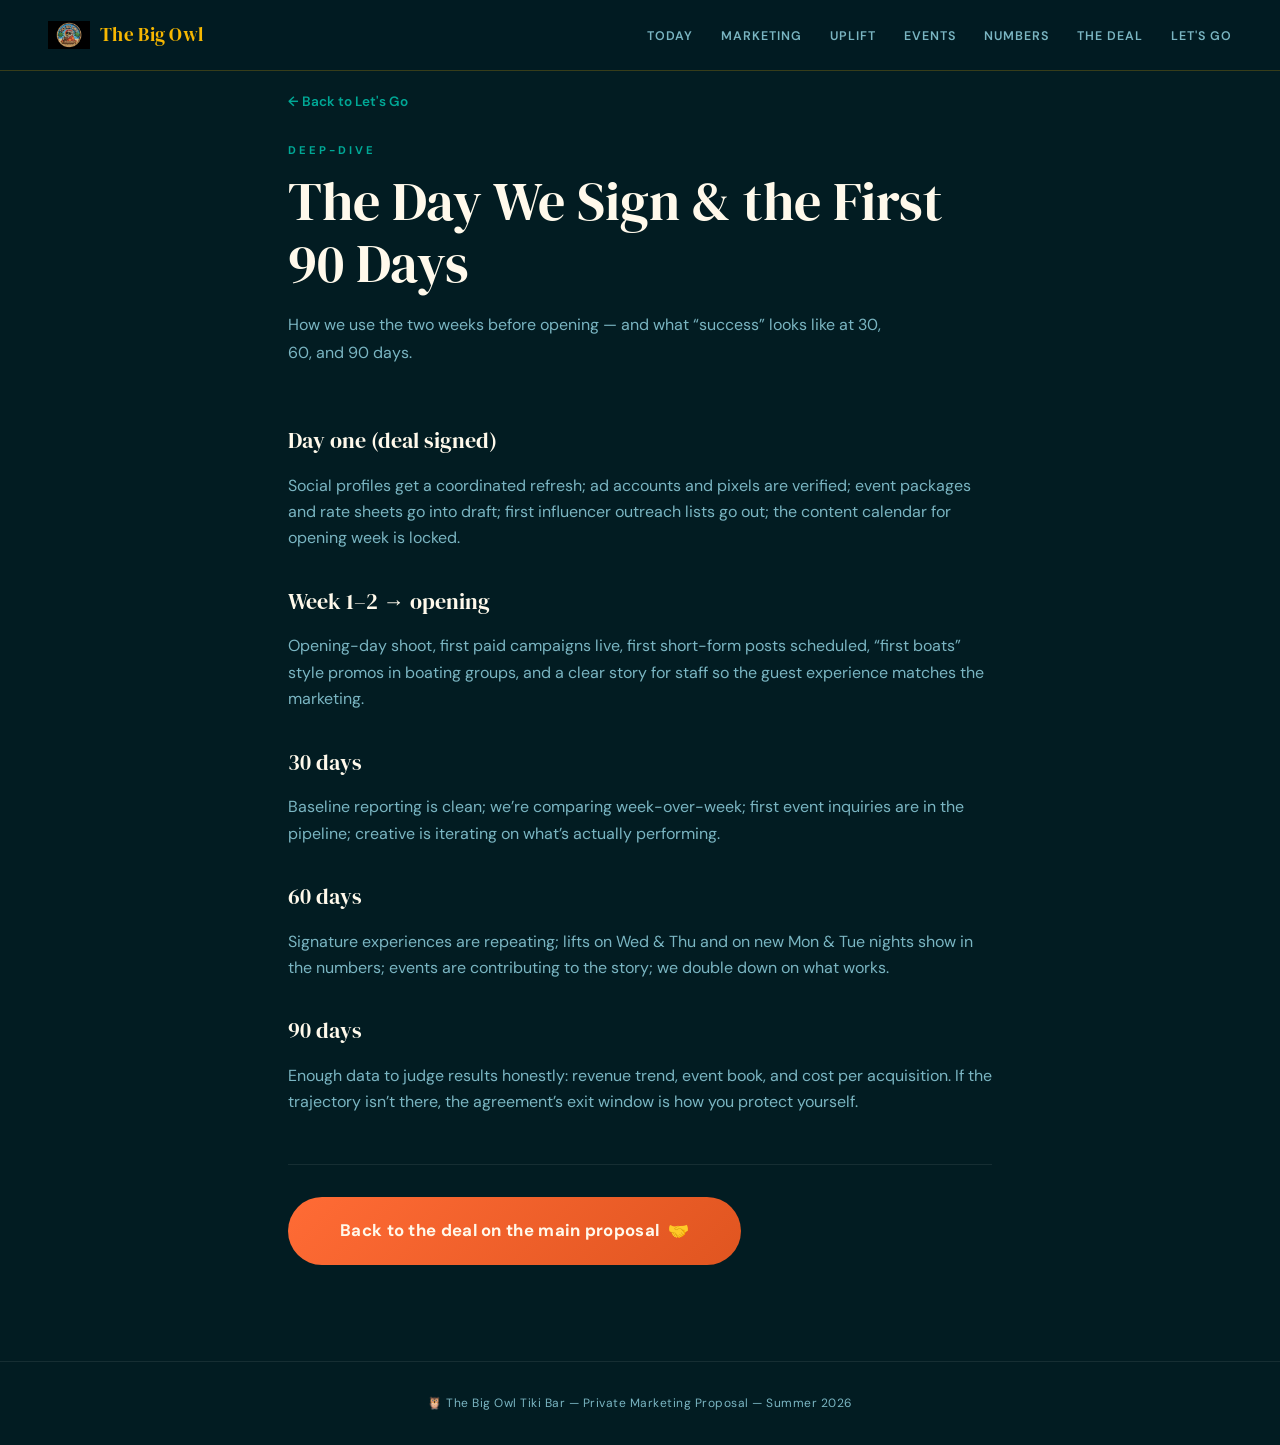
<file: close.html>
<!DOCTYPE html>
<html lang="en">
<head>
<meta charset="UTF-8">
<meta name="viewport" content="width=device-width, initial-scale=1.0">
<title>Big Owl — The Day We Sign & What Happens Next</title>
<meta name="description" content="Private Summer 2026 proposal for The Big Owl Tiki Bar — Kent Narrows, MD.">
<link rel="canonical" href="https://bennettbutterfield-prog.github.io/Big-Owl-Proposal/close.html">
<link rel="icon" type="image/png" href="images/big-owl-logo.png">
<meta property="og:site_name" content="The Big Owl Tiki Bar">
<meta property="og:title" content="Big Owl — The Day We Sign & What Happens Next">
<meta property="og:description" content="Private Summer 2026 proposal for The Big Owl Tiki Bar — Kent Narrows, MD.">
<meta property="og:type" content="website">
<meta property="og:url" content="https://bennettbutterfield-prog.github.io/Big-Owl-Proposal/close.html">
<meta property="og:image" content="https://bennettbutterfield-prog.github.io/Big-Owl-Proposal/images/big-owl-logo.png">
<meta property="og:image:width" content="1024">
<meta property="og:image:height" content="682">
<meta property="og:image:type" content="image/png">
<meta property="og:image:alt" content="The Big Owl Tiki Bar — Kent Narrows, MD">
<meta name="twitter:card" content="summary_large_image">
<meta name="twitter:title" content="Big Owl — The Day We Sign & What Happens Next">
<meta name="twitter:description" content="Private Summer 2026 proposal for The Big Owl Tiki Bar — Kent Narrows, MD.">
<meta name="twitter:image" content="https://bennettbutterfield-prog.github.io/Big-Owl-Proposal/images/big-owl-logo.png">
<link rel="preconnect" href="https://fonts.googleapis.com">
<link href="https://fonts.googleapis.com/css2?family=DM+Serif+Display:ital@0;1&family=DM+Sans:wght@300;400;500;600;700&display=swap" rel="stylesheet">
<link rel="stylesheet" href="css/site.css">
</head>
<body>

<div id="countdown-banner" class="countdown-banner" role="status" aria-live="polite" hidden>
  <span class="countdown-banner-msg">Opening Day <strong>April 15</strong></span>
  <span class="countdown-banner-time" id="countdown-display"></span>
</div>

<nav>
  <a href="big_owl_proposal.html#hero" class="nav-logo"><img src="images/big-owl-logo.png" alt="" class="nav-logo-img" width="48" height="48" decoding="async"><span class="nav-logo-txt">The Big Owl</span></a>
  <ul class="nav-links">
    <li><a href="big_owl_proposal.html#now">Today</a></li>
    <li><a href="big_owl_proposal.html#marketing">Marketing</a></li>
    <li><a href="big_owl_proposal.html#uplift">Uplift</a></li>
    <li><a href="big_owl_proposal.html#events">Events</a></li>
    <li><a href="big_owl_proposal.html#calculator">Numbers</a></li>
    <li><a href="big_owl_proposal.html#deal">The Deal</a></li>
    <li><a href="big_owl_proposal.html#close">Let's Go</a></li>
  </ul>
  <a href="big_owl_proposal.html#deal" class="nav-mob-cta">See the Deal →</a>
</nav>

<main class="sec detail-main">
  <a href="big_owl_proposal.html#close" class="detail-back">← Back to Let's Go</a>
  <div class="sec-ew">Deep-dive</div>
  <h1 class="sec-h2">The Day We Sign &amp; the First 90 Days</h1>
  <p class="sec-sub">How we use the two weeks before opening — and what “success” looks like at 30, 60, and 90 days.</p>

  <div class="detail-prose">
    <h3>Day one (deal signed)</h3>
    <p>Social profiles get a coordinated refresh; ad accounts and pixels are verified; event packages and rate sheets go into draft; first influencer outreach lists go out; the content calendar for opening week is locked.</p>

    <h3>Week 1–2 → opening</h3>
    <p>Opening-day shoot, first paid campaigns live, first short-form posts scheduled, “first boats” style promos in boating groups, and a clear story for staff so the guest experience matches the marketing.</p>

    <h3>30 days</h3>
    <p>Baseline reporting is clean; we’re comparing week-over-week; first event inquiries are in the pipeline; creative is iterating on what’s actually performing.</p>

    <h3>60 days</h3>
    <p>Signature experiences are repeating; lifts on Wed & Thu and on new Mon & Tue nights show in the numbers; events are contributing to the story; we double down on what works.</p>

    <h3>90 days</h3>
    <p>Enough data to judge results honestly: revenue trend, event book, and cost per acquisition. If the trajectory isn’t there, the agreement’s exit window is how you protect yourself.</p>
  </div>

  <div class="detail-next">
    <a href="big_owl_proposal.html#deal" class="close-btn" style="display:inline-flex;">Back to the deal on the main proposal &nbsp;🤝</a>
  </div>
</main>

<footer>🦉 The Big Owl Tiki Bar — Private Marketing Proposal — Summer 2026</footer>
<script src="js/countdown.js"></script>
</body>
</html>
</file>
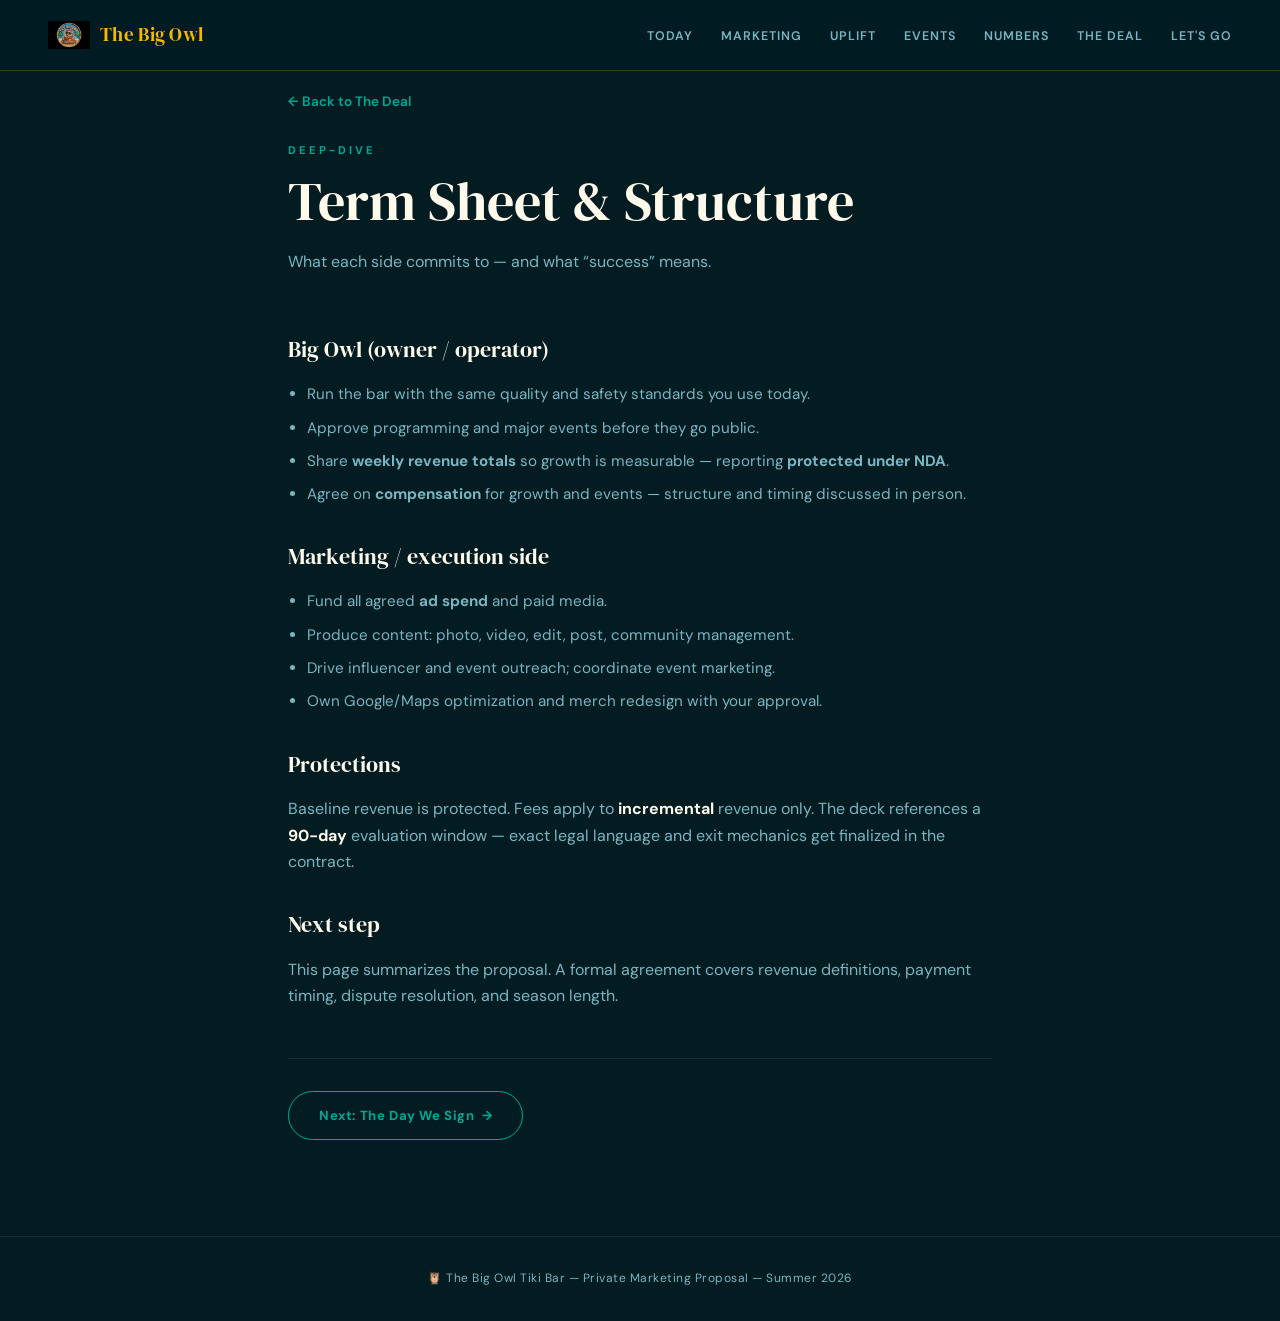
<file: deal.html>
<!DOCTYPE html>
<html lang="en">
<head>
<meta charset="UTF-8">
<meta name="viewport" content="width=device-width, initial-scale=1.0">
<title>Big Owl — Full Deal Terms</title>
<meta name="description" content="Private Summer 2026 proposal for The Big Owl Tiki Bar — Kent Narrows, MD.">
<link rel="canonical" href="https://bennettbutterfield-prog.github.io/Big-Owl-Proposal/deal.html">
<link rel="icon" type="image/png" href="images/big-owl-logo.png">
<meta property="og:site_name" content="The Big Owl Tiki Bar">
<meta property="og:title" content="Big Owl — Full Deal Terms">
<meta property="og:description" content="Private Summer 2026 proposal for The Big Owl Tiki Bar — Kent Narrows, MD.">
<meta property="og:type" content="website">
<meta property="og:url" content="https://bennettbutterfield-prog.github.io/Big-Owl-Proposal/deal.html">
<meta property="og:image" content="https://bennettbutterfield-prog.github.io/Big-Owl-Proposal/images/big-owl-logo.png">
<meta property="og:image:width" content="1024">
<meta property="og:image:height" content="682">
<meta property="og:image:type" content="image/png">
<meta property="og:image:alt" content="The Big Owl Tiki Bar — Kent Narrows, MD">
<meta name="twitter:card" content="summary_large_image">
<meta name="twitter:title" content="Big Owl — Full Deal Terms">
<meta name="twitter:description" content="Private Summer 2026 proposal for The Big Owl Tiki Bar — Kent Narrows, MD.">
<meta name="twitter:image" content="https://bennettbutterfield-prog.github.io/Big-Owl-Proposal/images/big-owl-logo.png">
<link rel="preconnect" href="https://fonts.googleapis.com">
<link href="https://fonts.googleapis.com/css2?family=DM+Serif+Display:ital@0;1&family=DM+Sans:wght@300;400;500;600;700&display=swap" rel="stylesheet">
<link rel="stylesheet" href="css/site.css">
</head>
<body>

<div id="countdown-banner" class="countdown-banner" role="status" aria-live="polite" hidden>
  <span class="countdown-banner-msg">Opening Day <strong>April 15</strong></span>
  <span class="countdown-banner-time" id="countdown-display"></span>
</div>

<nav>
  <a href="big_owl_proposal.html#hero" class="nav-logo"><img src="images/big-owl-logo.png" alt="" class="nav-logo-img" width="48" height="48" decoding="async"><span class="nav-logo-txt">The Big Owl</span></a>
  <ul class="nav-links">
    <li><a href="big_owl_proposal.html#now">Today</a></li>
    <li><a href="big_owl_proposal.html#marketing">Marketing</a></li>
    <li><a href="big_owl_proposal.html#uplift">Uplift</a></li>
    <li><a href="big_owl_proposal.html#events">Events</a></li>
    <li><a href="big_owl_proposal.html#calculator">Numbers</a></li>
    <li><a href="big_owl_proposal.html#deal">The Deal</a></li>
    <li><a href="big_owl_proposal.html#close">Let's Go</a></li>
  </ul>
  <a href="big_owl_proposal.html#deal" class="nav-mob-cta">See the Deal →</a>
</nav>

<main class="sec detail-main">
  <a href="big_owl_proposal.html#deal" class="detail-back">← Back to The Deal</a>
  <div class="sec-ew">Deep-dive</div>
  <h1 class="sec-h2">Term Sheet & Structure</h1>
  <p class="sec-sub">What each side commits to — and what “success” means.</p>

  <div class="detail-prose">
    <h3>Big Owl (owner / operator)</h3>
    <ul>
      <li>Run the bar with the same quality and safety standards you use today.</li>
      <li>Approve programming and major events before they go public.</li>
      <li>Share <strong>weekly revenue totals</strong> so growth is measurable — reporting <strong>protected under NDA</strong>.</li>
      <li>Agree on <strong>compensation</strong> for growth and events — structure and timing discussed in person.</li>
    </ul>

    <h3>Marketing / execution side</h3>
    <ul>
      <li>Fund all agreed <strong>ad spend</strong> and paid media.</li>
      <li>Produce content: photo, video, edit, post, community management.</li>
      <li>Drive influencer and event outreach; coordinate event marketing.</li>
      <li>Own Google/Maps optimization and merch redesign with your approval.</li>
    </ul>

    <h3>Protections</h3>
    <p>Baseline revenue is protected. Fees apply to <strong>incremental</strong> revenue only. The deck references a <strong>90-day</strong> evaluation window — exact legal language and exit mechanics get finalized in the contract.</p>

    <h3>Next step</h3>
    <p>This page summarizes the proposal. A formal agreement covers revenue definitions, payment timing, dispute resolution, and season length.</p>
  </div>

  <div class="detail-next">
    <a href="close.html" class="dd-btn">Next: The Day We Sign &nbsp;→</a>
  </div>
</main>

<footer>🦉 The Big Owl Tiki Bar — Private Marketing Proposal — Summer 2026</footer>
<script src="js/countdown.js"></script>
</body>
</html>
</file>
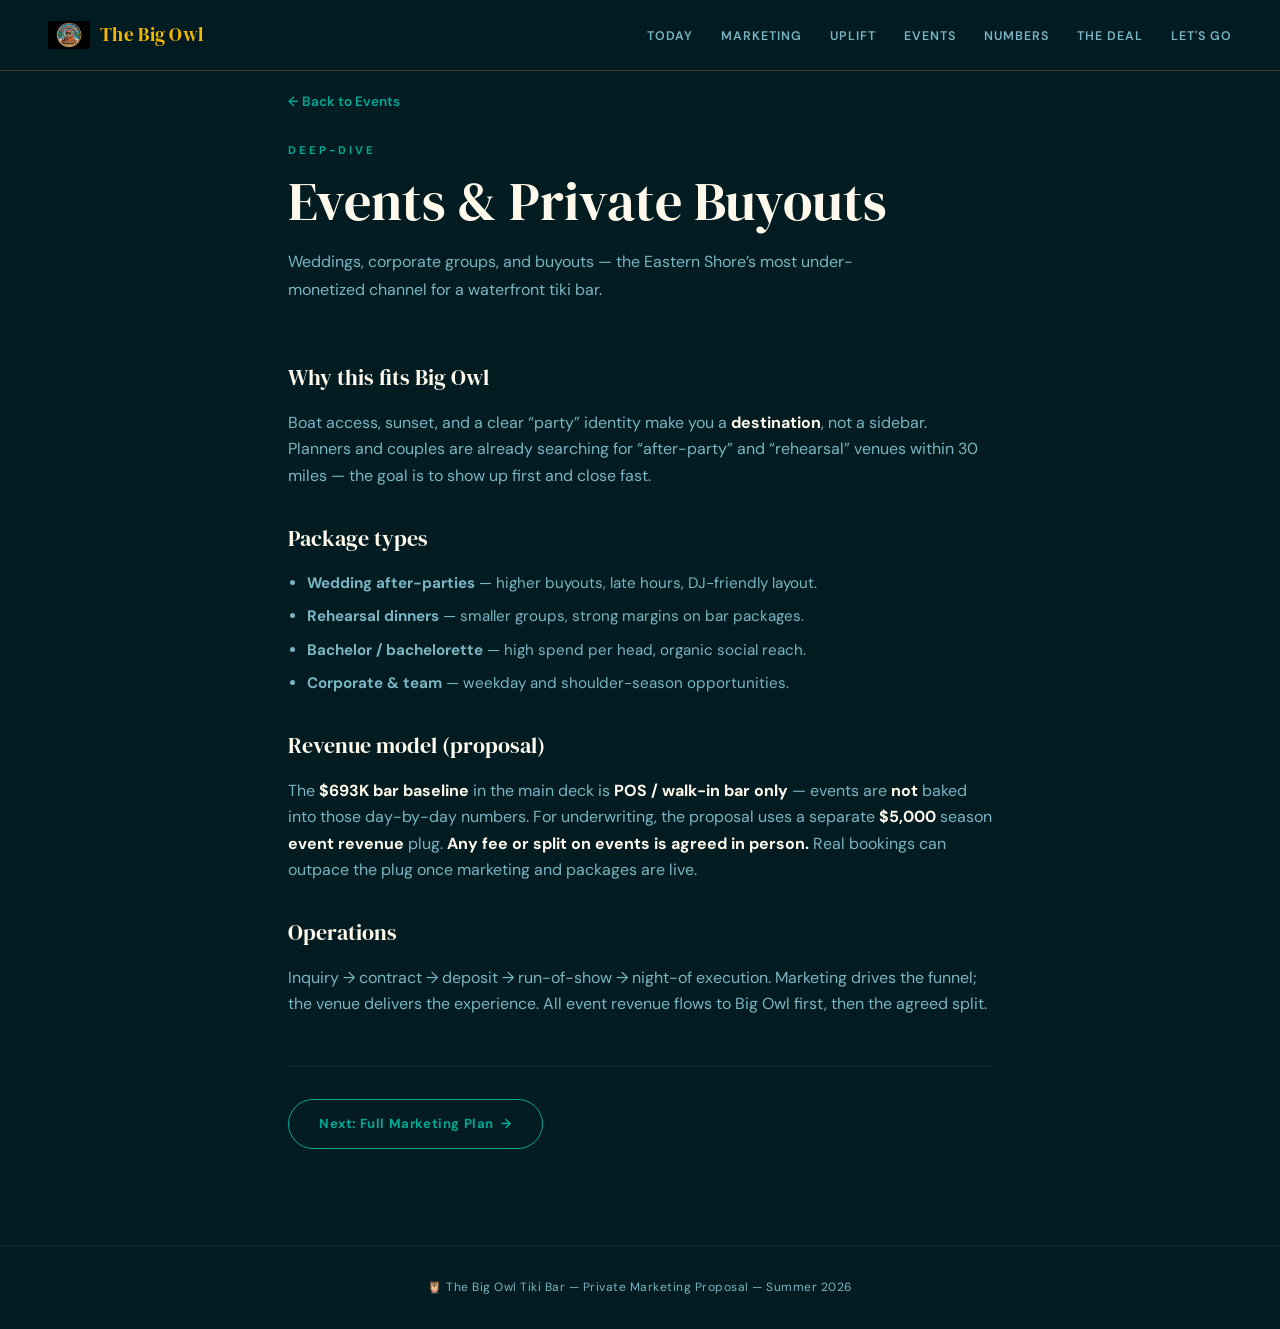
<file: events.html>
<!DOCTYPE html>
<html lang="en">
<head>
<meta charset="UTF-8">
<meta name="viewport" content="width=device-width, initial-scale=1.0">
<title>Big Owl — Full Events Playbook</title>
<meta name="description" content="Private Summer 2026 proposal for The Big Owl Tiki Bar — Kent Narrows, MD.">
<link rel="canonical" href="https://bennettbutterfield-prog.github.io/Big-Owl-Proposal/events.html">
<link rel="icon" type="image/png" href="images/big-owl-logo.png">
<meta property="og:site_name" content="The Big Owl Tiki Bar">
<meta property="og:title" content="Big Owl — Full Events Playbook">
<meta property="og:description" content="Private Summer 2026 proposal for The Big Owl Tiki Bar — Kent Narrows, MD.">
<meta property="og:type" content="website">
<meta property="og:url" content="https://bennettbutterfield-prog.github.io/Big-Owl-Proposal/events.html">
<meta property="og:image" content="https://bennettbutterfield-prog.github.io/Big-Owl-Proposal/images/big-owl-logo.png">
<meta property="og:image:width" content="1024">
<meta property="og:image:height" content="682">
<meta property="og:image:type" content="image/png">
<meta property="og:image:alt" content="The Big Owl Tiki Bar — Kent Narrows, MD">
<meta name="twitter:card" content="summary_large_image">
<meta name="twitter:title" content="Big Owl — Full Events Playbook">
<meta name="twitter:description" content="Private Summer 2026 proposal for The Big Owl Tiki Bar — Kent Narrows, MD.">
<meta name="twitter:image" content="https://bennettbutterfield-prog.github.io/Big-Owl-Proposal/images/big-owl-logo.png">
<link rel="preconnect" href="https://fonts.googleapis.com">
<link href="https://fonts.googleapis.com/css2?family=DM+Serif+Display:ital@0;1&family=DM+Sans:wght@300;400;500;600;700&display=swap" rel="stylesheet">
<link rel="stylesheet" href="css/site.css">
</head>
<body>

<div id="countdown-banner" class="countdown-banner" role="status" aria-live="polite" hidden>
  <span class="countdown-banner-msg">Opening Day <strong>April 15</strong></span>
  <span class="countdown-banner-time" id="countdown-display"></span>
</div>

<nav>
  <a href="big_owl_proposal.html#hero" class="nav-logo"><img src="images/big-owl-logo.png" alt="" class="nav-logo-img" width="48" height="48" decoding="async"><span class="nav-logo-txt">The Big Owl</span></a>
  <ul class="nav-links">
    <li><a href="big_owl_proposal.html#now">Today</a></li>
    <li><a href="big_owl_proposal.html#marketing">Marketing</a></li>
    <li><a href="big_owl_proposal.html#uplift">Uplift</a></li>
    <li><a href="big_owl_proposal.html#events">Events</a></li>
    <li><a href="big_owl_proposal.html#calculator">Numbers</a></li>
    <li><a href="big_owl_proposal.html#deal">The Deal</a></li>
    <li><a href="big_owl_proposal.html#close">Let's Go</a></li>
  </ul>
  <a href="big_owl_proposal.html#deal" class="nav-mob-cta">See the Deal →</a>
</nav>

<main class="sec detail-main">
  <a href="big_owl_proposal.html#events" class="detail-back">← Back to Events</a>
  <div class="sec-ew">Deep-dive</div>
  <h1 class="sec-h2">Events & Private Buyouts</h1>
  <p class="sec-sub">Weddings, corporate groups, and buyouts — the Eastern Shore’s most under-monetized channel for a waterfront tiki bar.</p>

  <div class="detail-prose">
    <h3>Why this fits Big Owl</h3>
    <p>Boat access, sunset, and a clear “party” identity make you a <strong>destination</strong>, not a sidebar. Planners and couples are already searching for “after-party” and “rehearsal” venues within 30 miles — the goal is to show up first and close fast.</p>

    <h3>Package types</h3>
    <ul>
      <li><strong>Wedding after-parties</strong> — higher buyouts, late hours, DJ-friendly layout.</li>
      <li><strong>Rehearsal dinners</strong> — smaller groups, strong margins on bar packages.</li>
      <li><strong>Bachelor / bachelorette</strong> — high spend per head, organic social reach.</li>
      <li><strong>Corporate & team</strong> — weekday and shoulder-season opportunities.</li>
    </ul>

    <h3>Revenue model (proposal)</h3>
    <p>The <strong>$693K bar baseline</strong> in the main deck is <strong>POS / walk-in bar only</strong> — events are <strong>not</strong> baked into those day-by-day numbers. For underwriting, the proposal uses a separate <strong>$5,000</strong> season <strong>event revenue</strong> plug. <strong>Any fee or split on events is agreed in person.</strong> Real bookings can outpace the plug once marketing and packages are live.</p>

    <h3>Operations</h3>
    <p>Inquiry → contract → deposit → run-of-show → night-of execution. Marketing drives the funnel; the venue delivers the experience. All event revenue flows to Big Owl first, then the agreed split.</p>
  </div>

  <div class="detail-next">
    <a href="marketing.html" class="dd-btn">Next: Full Marketing Plan &nbsp;→</a>
  </div>
</main>

<footer>🦉 The Big Owl Tiki Bar — Private Marketing Proposal — Summer 2026</footer>
<script src="js/countdown.js"></script>
</body>
</html>
</file>
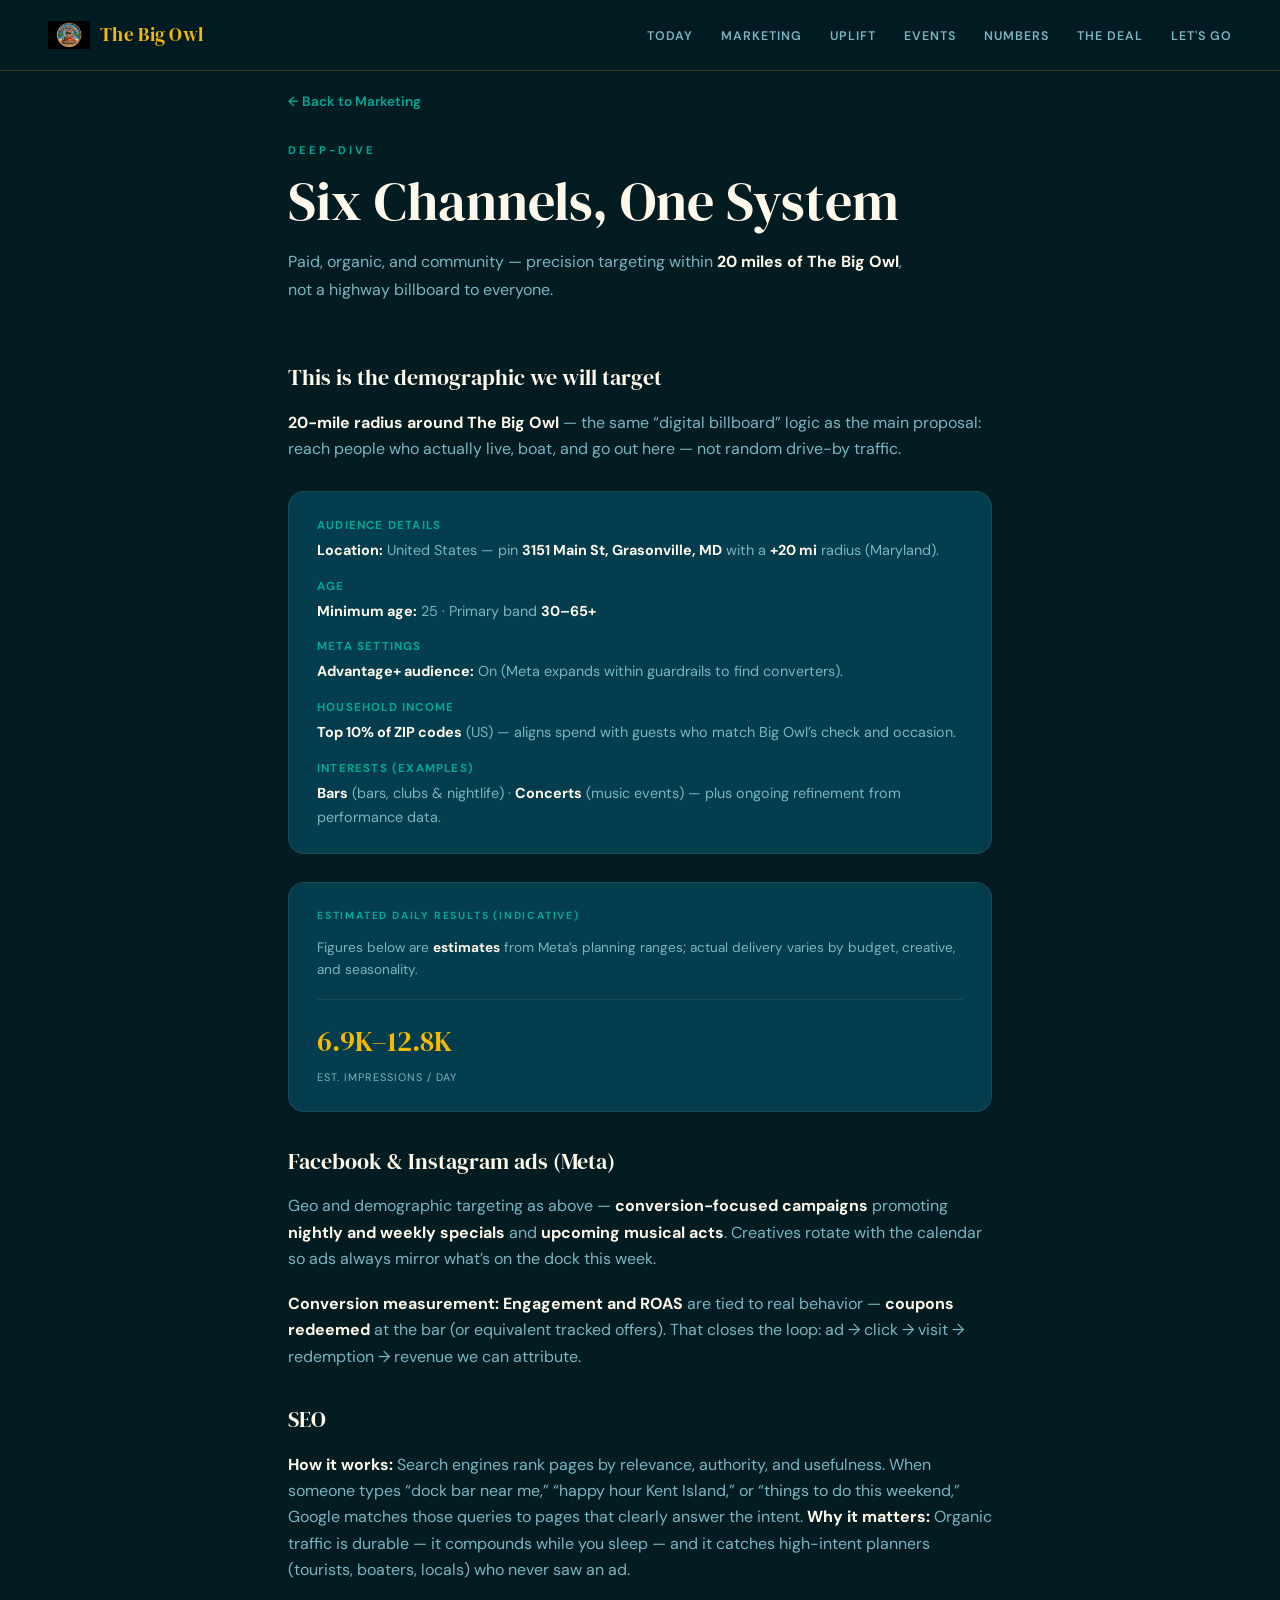
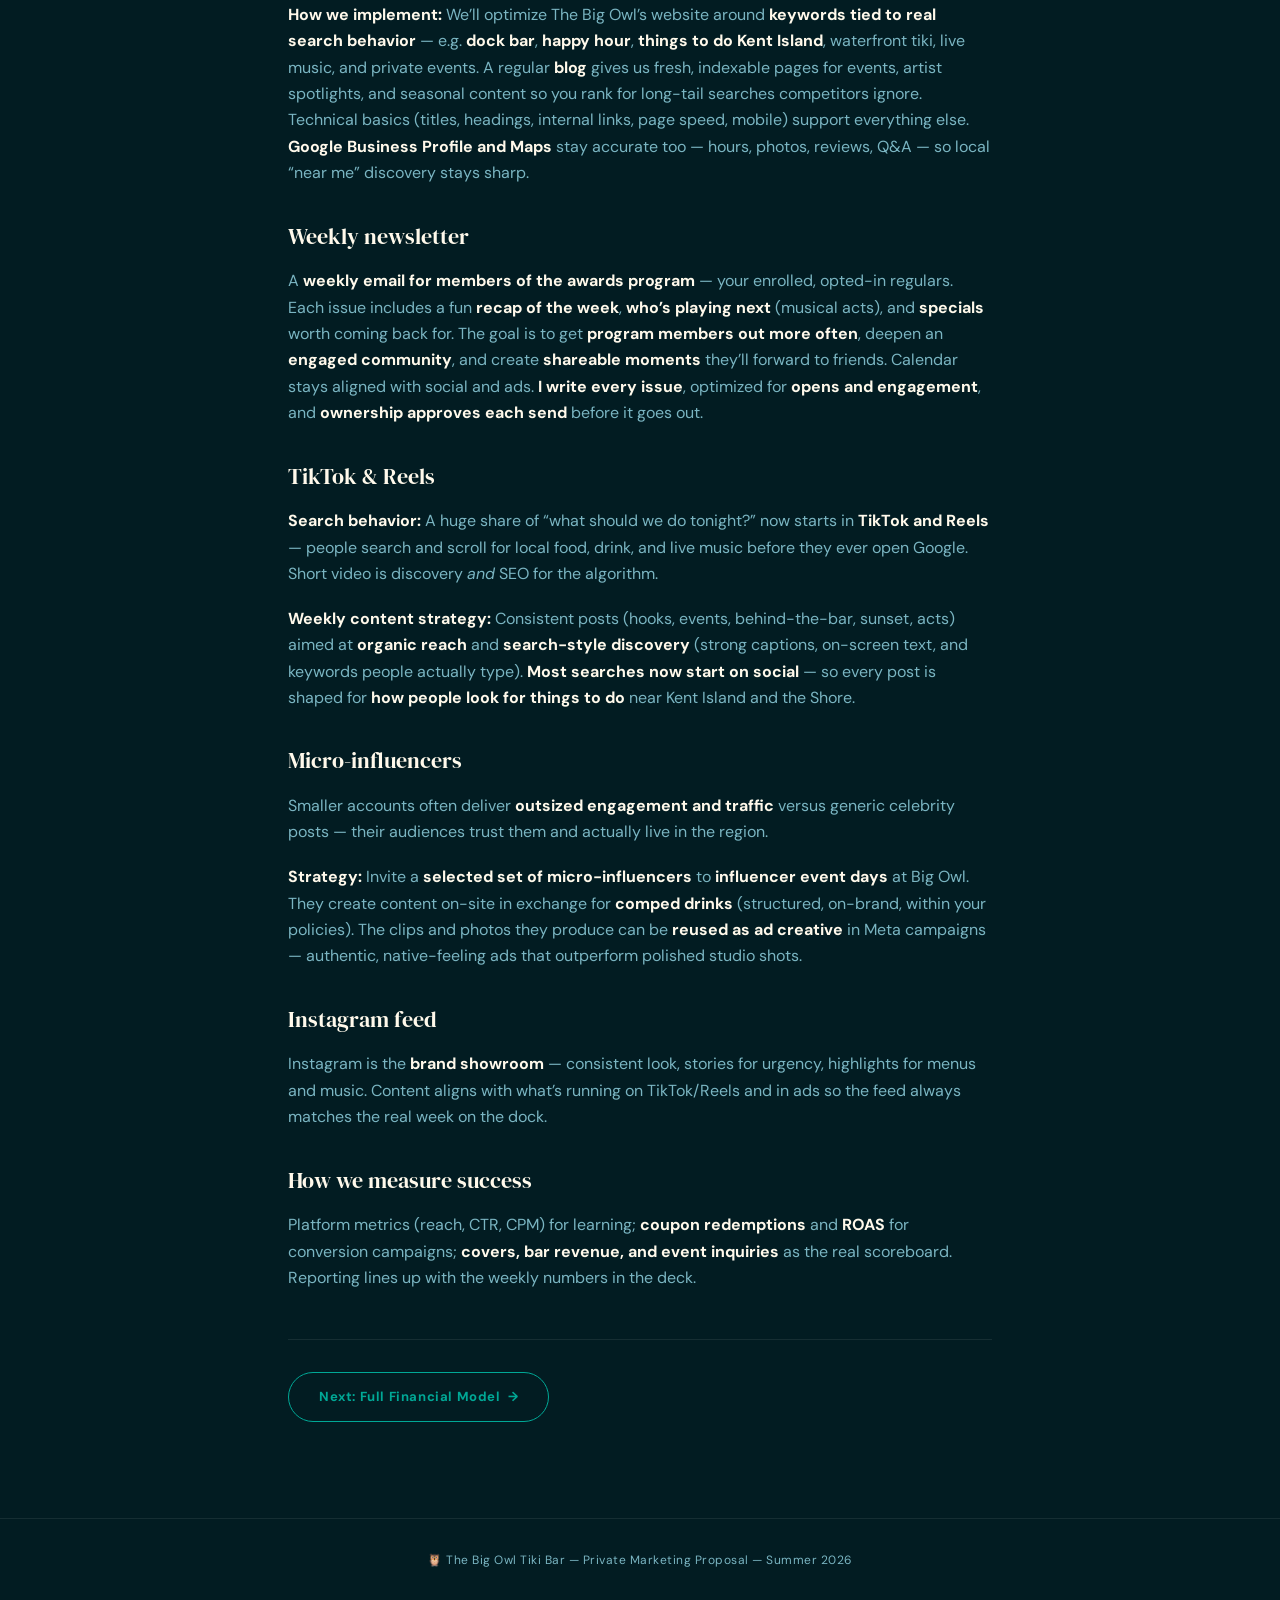
<file: marketing.html>
<!DOCTYPE html>
<html lang="en">
<head>
<meta charset="UTF-8">
<meta name="viewport" content="width=device-width, initial-scale=1.0">
<title>Big Owl — Full Marketing Plan</title>
<meta name="description" content="Private Summer 2026 proposal for The Big Owl Tiki Bar — Kent Narrows, MD.">
<link rel="canonical" href="https://bennettbutterfield-prog.github.io/Big-Owl-Proposal/marketing.html">
<link rel="icon" type="image/png" href="images/big-owl-logo.png">
<meta property="og:site_name" content="The Big Owl Tiki Bar">
<meta property="og:title" content="Big Owl — Full Marketing Plan">
<meta property="og:description" content="Private Summer 2026 proposal for The Big Owl Tiki Bar — Kent Narrows, MD.">
<meta property="og:type" content="website">
<meta property="og:url" content="https://bennettbutterfield-prog.github.io/Big-Owl-Proposal/marketing.html">
<meta property="og:image" content="https://bennettbutterfield-prog.github.io/Big-Owl-Proposal/images/big-owl-logo.png">
<meta property="og:image:width" content="1024">
<meta property="og:image:height" content="682">
<meta property="og:image:type" content="image/png">
<meta property="og:image:alt" content="The Big Owl Tiki Bar — Kent Narrows, MD">
<meta name="twitter:card" content="summary_large_image">
<meta name="twitter:title" content="Big Owl — Full Marketing Plan">
<meta name="twitter:description" content="Private Summer 2026 proposal for The Big Owl Tiki Bar — Kent Narrows, MD.">
<meta name="twitter:image" content="https://bennettbutterfield-prog.github.io/Big-Owl-Proposal/images/big-owl-logo.png">
<link rel="preconnect" href="https://fonts.googleapis.com">
<link href="https://fonts.googleapis.com/css2?family=DM+Serif+Display:ital@0;1&family=DM+Sans:wght@300;400;500;600;700&display=swap" rel="stylesheet">
<link rel="stylesheet" href="css/site.css">
</head>
<body>

<div id="countdown-banner" class="countdown-banner" role="status" aria-live="polite" hidden>
  <span class="countdown-banner-msg">Opening Day <strong>April 15</strong></span>
  <span class="countdown-banner-time" id="countdown-display"></span>
</div>

<nav>
  <a href="big_owl_proposal.html#hero" class="nav-logo"><img src="images/big-owl-logo.png" alt="" class="nav-logo-img" width="48" height="48" decoding="async"><span class="nav-logo-txt">The Big Owl</span></a>
  <ul class="nav-links">
    <li><a href="big_owl_proposal.html#now">Today</a></li>
    <li><a href="big_owl_proposal.html#marketing">Marketing</a></li>
    <li><a href="big_owl_proposal.html#uplift">Uplift</a></li>
    <li><a href="big_owl_proposal.html#events">Events</a></li>
    <li><a href="big_owl_proposal.html#calculator">Numbers</a></li>
    <li><a href="big_owl_proposal.html#deal">The Deal</a></li>
    <li><a href="big_owl_proposal.html#close">Let's Go</a></li>
  </ul>
  <a href="big_owl_proposal.html#deal" class="nav-mob-cta">See the Deal →</a>
</nav>

<main class="sec detail-main">
  <a href="big_owl_proposal.html#marketing" class="detail-back">← Back to Marketing</a>
  <div class="sec-ew">Deep-dive</div>
  <h1 class="sec-h2">Six Channels, One System</h1>
  <p class="sec-sub">Paid, organic, and community — precision targeting within <strong>20 miles of The Big Owl</strong>, not a highway billboard to everyone.</p>

  <div class="detail-prose">
    <h3>This is the demographic we will target</h3>
    <p><strong>20-mile radius around The Big Owl</strong> — the same “digital billboard” logic as the main proposal: reach people who actually live, boat, and go out here — not random drive-by traffic.</p>

    <dl class="detail-spec">
      <dt>Audience details</dt>
      <dd><strong>Location:</strong> United States — pin <strong>3151 Main St, Grasonville, MD</strong> with a <strong>+20 mi</strong> radius (Maryland).</dd>
      <dt>Age</dt>
      <dd><strong>Minimum age:</strong> 25 · Primary band <strong>30–65+</strong></dd>
      <dt>Meta settings</dt>
      <dd><strong>Advantage+ audience:</strong> On (Meta expands within guardrails to find converters).</dd>
      <dt>Household income</dt>
      <dd><strong>Top 10% of ZIP codes</strong> (US) — aligns spend with guests who match Big Owl’s check and occasion.</dd>
      <dt>Interests (examples)</dt>
      <dd><strong>Bars</strong> (bars, clubs &amp; nightlife) · <strong>Concerts</strong> (music events) — plus ongoing refinement from performance data.</dd>
    </dl>

    <div class="detail-spec">
      <div style="font-size:.65rem;font-weight:700;text-transform:uppercase;letter-spacing:1.8px;color:var(--teal);margin-bottom:12px;">Estimated daily results (indicative)</div>
      <p style="font-size:.85rem;color:var(--muted);margin-bottom:16px;">Figures below are <strong>estimates</strong> from Meta’s planning ranges; actual delivery varies by budget, creative, and seasonality.</p>
      <div class="detail-kpis">
        <div class="detail-kpi">
          <div class="num">6.9K–12.8K</div>
          <div class="lbl">Est. impressions / day</div>
        </div>
      </div>
    </div>

    <h3>Facebook &amp; Instagram ads (Meta)</h3>
    <p>Geo and demographic targeting as above — <strong>conversion-focused campaigns</strong> promoting <strong>nightly and weekly specials</strong> and <strong>upcoming musical acts</strong>. Creatives rotate with the calendar so ads always mirror what’s on the dock this week.</p>
    <p><strong>Conversion measurement:</strong> <strong>Engagement and ROAS</strong> are tied to real behavior — <strong>coupons redeemed</strong> at the bar (or equivalent tracked offers). That closes the loop: ad → click → visit → redemption → revenue we can attribute.</p>

    <h3>SEO</h3>
    <p><strong>How it works:</strong> Search engines rank pages by relevance, authority, and usefulness. When someone types “dock bar near me,” “happy hour Kent Island,” or “things to do this weekend,” Google matches those queries to pages that clearly answer the intent. <strong>Why it matters:</strong> Organic traffic is durable — it compounds while you sleep — and it catches high-intent planners (tourists, boaters, locals) who never saw an ad.</p>
    <p><strong>How we implement:</strong> We’ll optimize The Big Owl’s website around <strong>keywords tied to real search behavior</strong> — e.g. <strong>dock bar</strong>, <strong>happy hour</strong>, <strong>things to do Kent Island</strong>, waterfront tiki, live music, and private events. A regular <strong>blog</strong> gives us fresh, indexable pages for events, artist spotlights, and seasonal content so you rank for long-tail searches competitors ignore. Technical basics (titles, headings, internal links, page speed, mobile) support everything else. <strong>Google Business Profile and Maps</strong> stay accurate too — hours, photos, reviews, Q&amp;A — so local “near me” discovery stays sharp.</p>

    <h3>Weekly newsletter</h3>
    <p>A <strong>weekly email for members of the awards program</strong> — your enrolled, opted-in regulars. Each issue includes a fun <strong>recap of the week</strong>, <strong>who’s playing next</strong> (musical acts), and <strong>specials</strong> worth coming back for. The goal is to get <strong>program members out more often</strong>, deepen an <strong>engaged community</strong>, and create <strong>shareable moments</strong> they’ll forward to friends. Calendar stays aligned with social and ads. <strong>I write every issue</strong>, optimized for <strong>opens and engagement</strong>, and <strong>ownership approves each send</strong> before it goes out.</p>

    <h3>TikTok &amp; Reels</h3>
    <p><strong>Search behavior:</strong> A huge share of “what should we do tonight?” now starts in <strong>TikTok and Reels</strong> — people search and scroll for local food, drink, and live music before they ever open Google. Short video is discovery <em>and</em> SEO for the algorithm.</p>
    <p><strong>Weekly content strategy:</strong> Consistent posts (hooks, events, behind-the-bar, sunset, acts) aimed at <strong>organic reach</strong> and <strong>search-style discovery</strong> (strong captions, on-screen text, and keywords people actually type). <strong>Most searches now start on social</strong> — so every post is shaped for <strong>how people look for things to do</strong> near Kent Island and the Shore.</p>

    <h3>Micro-influencers</h3>
    <p>Smaller accounts often deliver <strong>outsized engagement and traffic</strong> versus generic celebrity posts — their audiences trust them and actually live in the region.</p>
    <p><strong>Strategy:</strong> Invite a <strong>selected set of micro-influencers</strong> to <strong>influencer event days</strong> at Big Owl. They create content on-site in exchange for <strong>comped drinks</strong> (structured, on-brand, within your policies). The clips and photos they produce can be <strong>reused as ad creative</strong> in Meta campaigns — authentic, native-feeling ads that outperform polished studio shots.</p>

    <h3>Instagram feed</h3>
    <p>Instagram is the <strong>brand showroom</strong> — consistent look, stories for urgency, highlights for menus and music. Content aligns with what’s running on TikTok/Reels and in ads so the feed always matches the real week on the dock.</p>

    <h3>How we measure success</h3>
    <p>Platform metrics (reach, CTR, CPM) for learning; <strong>coupon redemptions</strong> and <strong>ROAS</strong> for conversion campaigns; <strong>covers, bar revenue, and event inquiries</strong> as the real scoreboard. Reporting lines up with the weekly numbers in the deck.</p>
  </div>

  <div class="detail-next">
    <a href="numbers.html" class="dd-btn">Next: Full Financial Model &nbsp;→</a>
  </div>
</main>

<footer>🦉 The Big Owl Tiki Bar — Private Marketing Proposal — Summer 2026</footer>
<script src="js/countdown.js"></script>
</body>
</html>
</file>
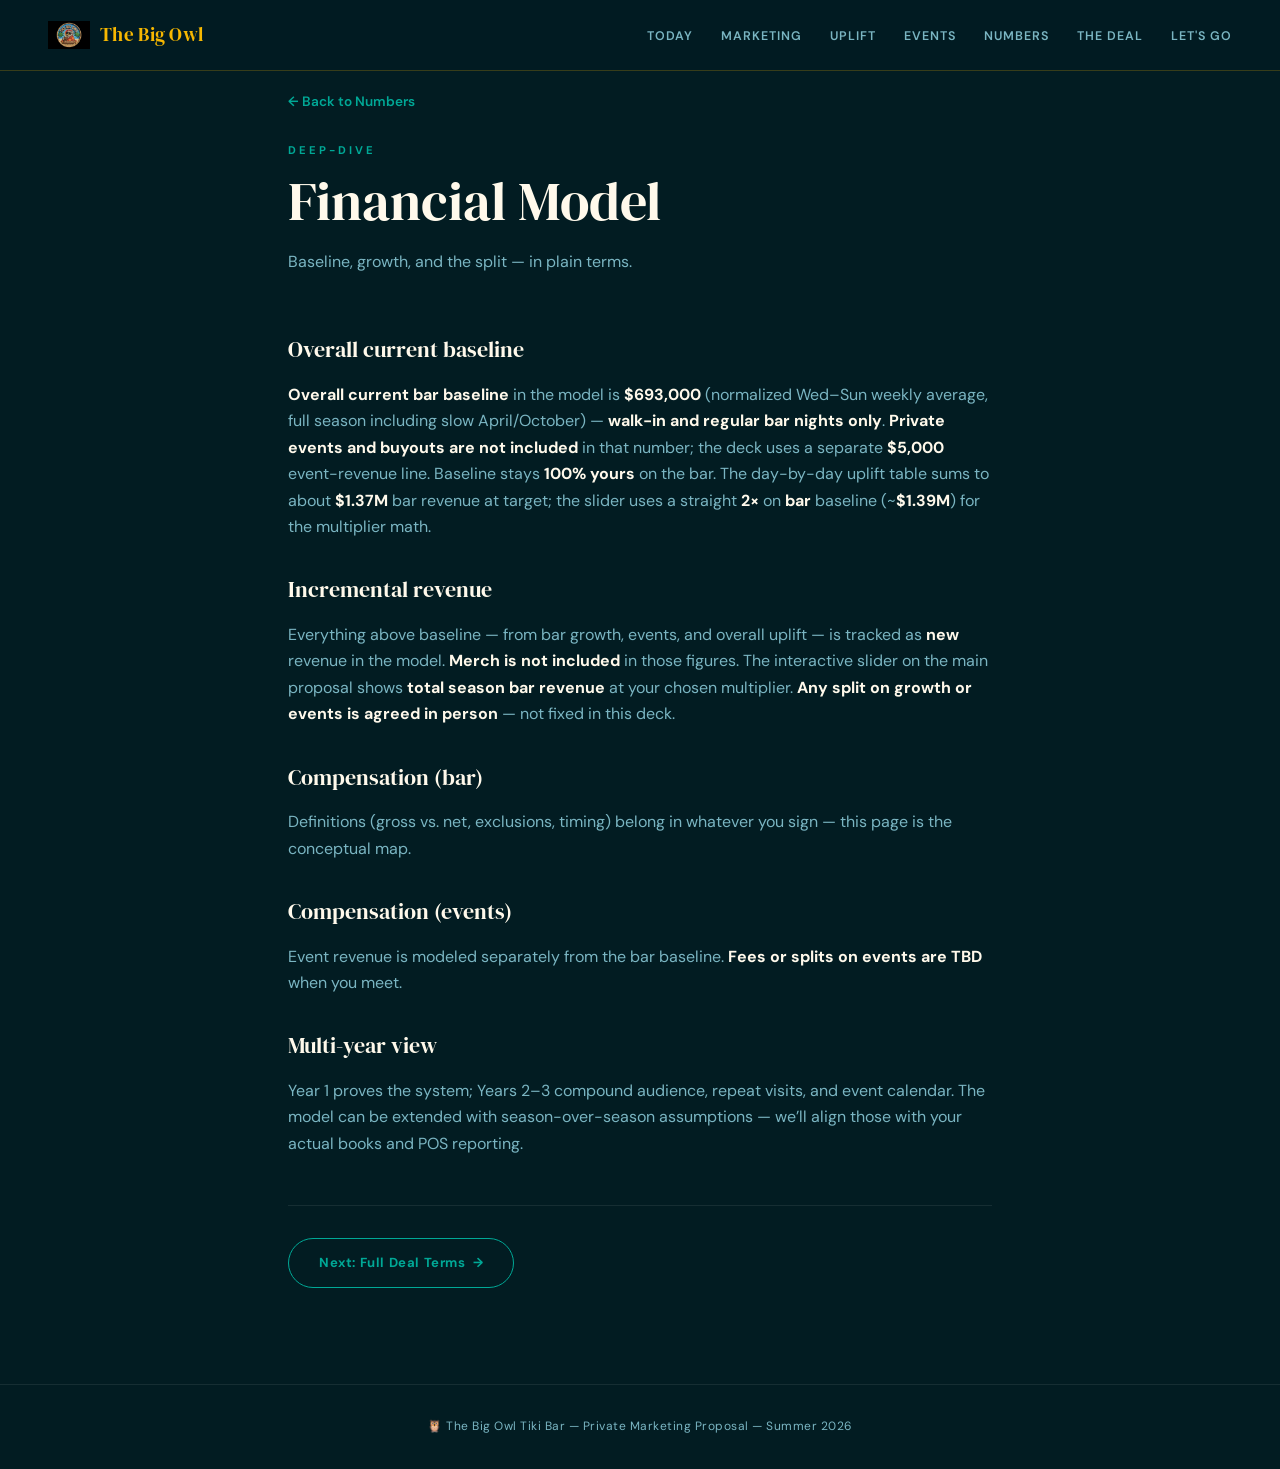
<file: numbers.html>
<!DOCTYPE html>
<html lang="en">
<head>
<meta charset="UTF-8">
<meta name="viewport" content="width=device-width, initial-scale=1.0">
<title>Big Owl — Full Financial Model</title>
<meta name="description" content="Private Summer 2026 proposal for The Big Owl Tiki Bar — Kent Narrows, MD.">
<link rel="canonical" href="https://bennettbutterfield-prog.github.io/Big-Owl-Proposal/numbers.html">
<link rel="icon" type="image/png" href="images/big-owl-logo.png">
<meta property="og:site_name" content="The Big Owl Tiki Bar">
<meta property="og:title" content="Big Owl — Full Financial Model">
<meta property="og:description" content="Private Summer 2026 proposal for The Big Owl Tiki Bar — Kent Narrows, MD.">
<meta property="og:type" content="website">
<meta property="og:url" content="https://bennettbutterfield-prog.github.io/Big-Owl-Proposal/numbers.html">
<meta property="og:image" content="https://bennettbutterfield-prog.github.io/Big-Owl-Proposal/images/big-owl-logo.png">
<meta property="og:image:width" content="1024">
<meta property="og:image:height" content="682">
<meta property="og:image:type" content="image/png">
<meta property="og:image:alt" content="The Big Owl Tiki Bar — Kent Narrows, MD">
<meta name="twitter:card" content="summary_large_image">
<meta name="twitter:title" content="Big Owl — Full Financial Model">
<meta name="twitter:description" content="Private Summer 2026 proposal for The Big Owl Tiki Bar — Kent Narrows, MD.">
<meta name="twitter:image" content="https://bennettbutterfield-prog.github.io/Big-Owl-Proposal/images/big-owl-logo.png">
<link rel="preconnect" href="https://fonts.googleapis.com">
<link href="https://fonts.googleapis.com/css2?family=DM+Serif+Display:ital@0;1&family=DM+Sans:wght@300;400;500;600;700&display=swap" rel="stylesheet">
<link rel="stylesheet" href="css/site.css">
</head>
<body>

<div id="countdown-banner" class="countdown-banner" role="status" aria-live="polite" hidden>
  <span class="countdown-banner-msg">Opening Day <strong>April 15</strong></span>
  <span class="countdown-banner-time" id="countdown-display"></span>
</div>

<nav>
  <a href="big_owl_proposal.html#hero" class="nav-logo"><img src="images/big-owl-logo.png" alt="" class="nav-logo-img" width="48" height="48" decoding="async"><span class="nav-logo-txt">The Big Owl</span></a>
  <ul class="nav-links">
    <li><a href="big_owl_proposal.html#now">Today</a></li>
    <li><a href="big_owl_proposal.html#marketing">Marketing</a></li>
    <li><a href="big_owl_proposal.html#uplift">Uplift</a></li>
    <li><a href="big_owl_proposal.html#events">Events</a></li>
    <li><a href="big_owl_proposal.html#calculator">Numbers</a></li>
    <li><a href="big_owl_proposal.html#deal">The Deal</a></li>
    <li><a href="big_owl_proposal.html#close">Let's Go</a></li>
  </ul>
  <a href="big_owl_proposal.html#deal" class="nav-mob-cta">See the Deal →</a>
</nav>

<main class="sec detail-main">
  <a href="big_owl_proposal.html#calculator" class="detail-back">← Back to Numbers</a>
  <div class="sec-ew">Deep-dive</div>
  <h1 class="sec-h2">Financial Model</h1>
  <p class="sec-sub">Baseline, growth, and the split — in plain terms.</p>

  <div class="detail-prose">
    <h3>Overall current baseline</h3>
    <p><strong>Overall current bar baseline</strong> in the model is <strong>$693,000</strong> (normalized Wed–Sun weekly average, full season including slow April/October) — <strong>walk-in and regular bar nights only</strong>. <strong>Private events and buyouts are not included</strong> in that number; the deck uses a separate <strong>$5,000</strong> event-revenue line. Baseline stays <strong>100% yours</strong> on the bar. The day-by-day uplift table sums to about <strong>$1.37M</strong> bar revenue at target; the slider uses a straight <strong>2×</strong> on <strong>bar</strong> baseline (~<strong>$1.39M</strong>) for the multiplier math.</p>

    <h3>Incremental revenue</h3>
    <p>Everything above baseline — from bar growth, events, and overall uplift — is tracked as <strong>new</strong> revenue in the model. <strong>Merch is not included</strong> in those figures. The interactive slider on the main proposal shows <strong>total season bar revenue</strong> at your chosen multiplier. <strong>Any split on growth or events is agreed in person</strong> — not fixed in this deck.</p>

    <h3>Compensation (bar)</h3>
    <p>Definitions (gross vs. net, exclusions, timing) belong in whatever you sign — this page is the conceptual map.</p>

    <h3>Compensation (events)</h3>
    <p>Event revenue is modeled separately from the bar baseline. <strong>Fees or splits on events are TBD</strong> when you meet.</p>

    <h3>Multi-year view</h3>
    <p>Year 1 proves the system; Years 2–3 compound audience, repeat visits, and event calendar. The model can be extended with season-over-season assumptions — we’ll align those with your actual books and POS reporting.</p>
  </div>

  <div class="detail-next">
    <a href="deal.html" class="dd-btn">Next: Full Deal Terms &nbsp;→</a>
  </div>
</main>

<footer>🦉 The Big Owl Tiki Bar — Private Marketing Proposal — Summer 2026</footer>
<script src="js/countdown.js"></script>
</body>
</html>
</file>
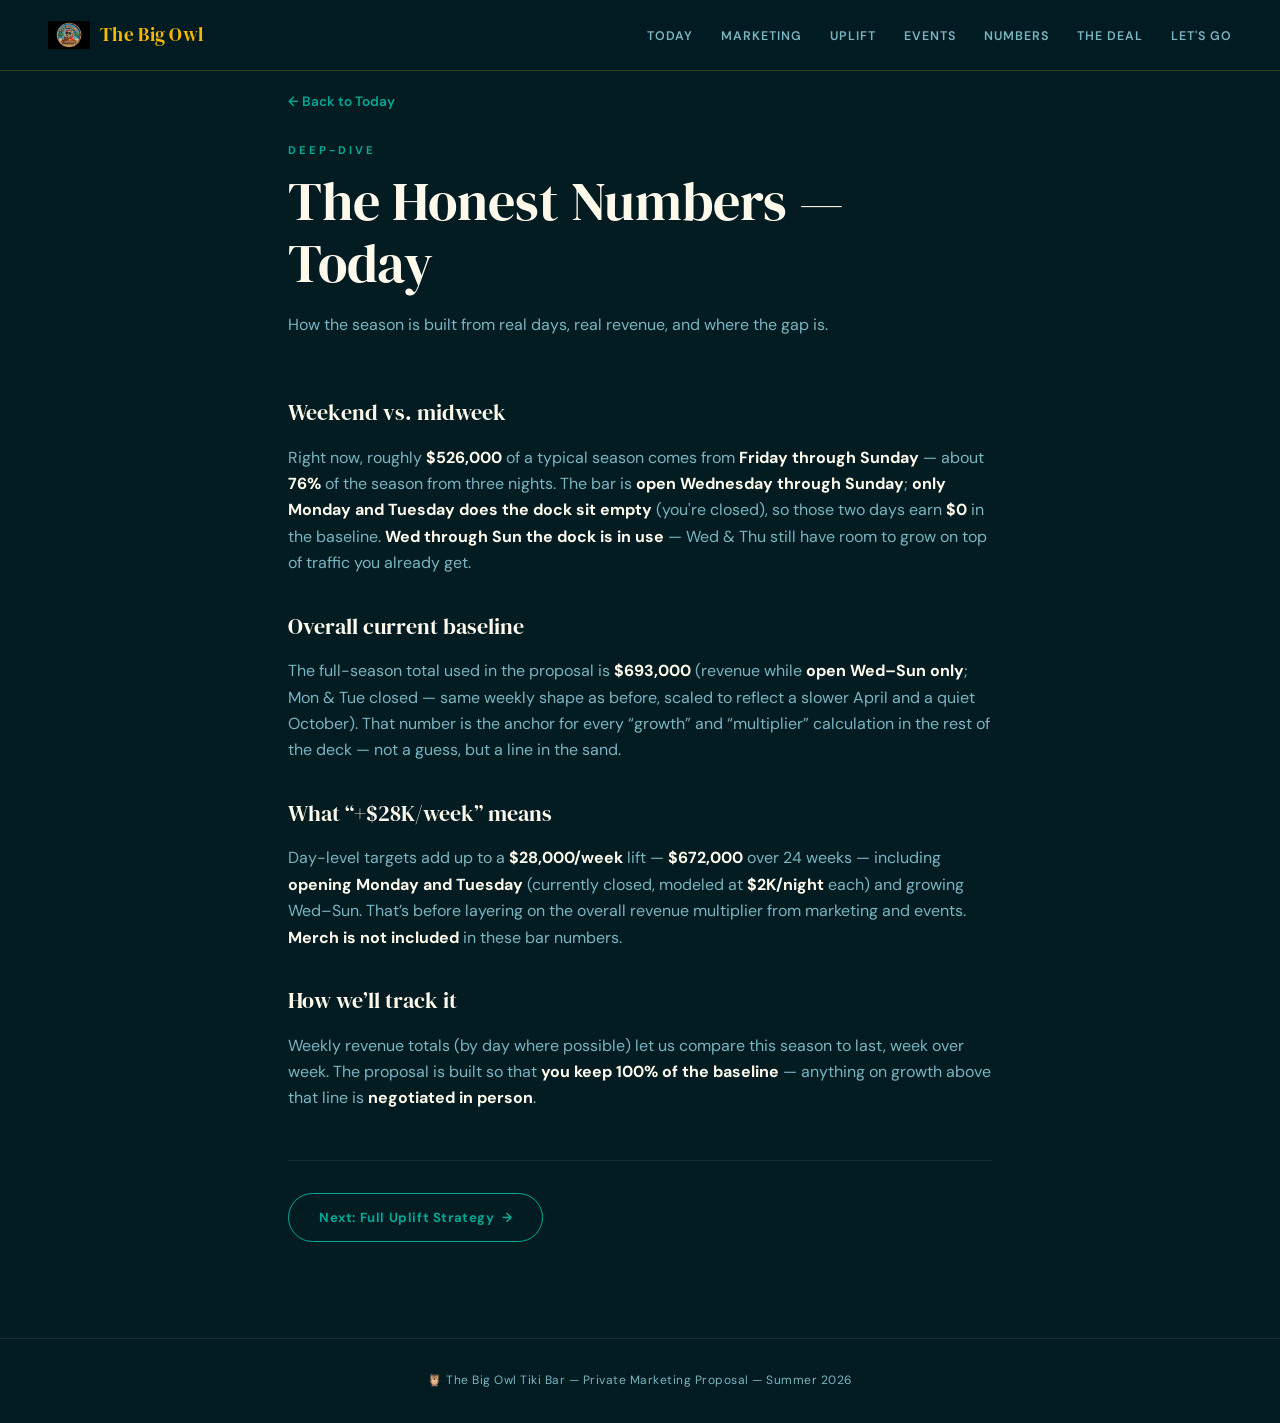
<file: today.html>
<!DOCTYPE html>
<html lang="en">
<head>
<meta charset="UTF-8">
<meta name="viewport" content="width=device-width, initial-scale=1.0">
<title>Big Owl — Today: Full Numbers Breakdown</title>
<meta name="description" content="Private Summer 2026 proposal for The Big Owl Tiki Bar — Kent Narrows, MD.">
<link rel="canonical" href="https://bennettbutterfield-prog.github.io/Big-Owl-Proposal/today.html">
<link rel="icon" type="image/png" href="images/big-owl-logo.png">
<meta property="og:site_name" content="The Big Owl Tiki Bar">
<meta property="og:title" content="Big Owl — Today: Full Numbers Breakdown">
<meta property="og:description" content="Private Summer 2026 proposal for The Big Owl Tiki Bar — Kent Narrows, MD.">
<meta property="og:type" content="website">
<meta property="og:url" content="https://bennettbutterfield-prog.github.io/Big-Owl-Proposal/today.html">
<meta property="og:image" content="https://bennettbutterfield-prog.github.io/Big-Owl-Proposal/images/big-owl-logo.png">
<meta property="og:image:width" content="1024">
<meta property="og:image:height" content="682">
<meta property="og:image:type" content="image/png">
<meta property="og:image:alt" content="The Big Owl Tiki Bar — Kent Narrows, MD">
<meta name="twitter:card" content="summary_large_image">
<meta name="twitter:title" content="Big Owl — Today: Full Numbers Breakdown">
<meta name="twitter:description" content="Private Summer 2026 proposal for The Big Owl Tiki Bar — Kent Narrows, MD.">
<meta name="twitter:image" content="https://bennettbutterfield-prog.github.io/Big-Owl-Proposal/images/big-owl-logo.png">
<link rel="preconnect" href="https://fonts.googleapis.com">
<link href="https://fonts.googleapis.com/css2?family=DM+Serif+Display:ital@0;1&family=DM+Sans:wght@300;400;500;600;700&display=swap" rel="stylesheet">
<link rel="stylesheet" href="css/site.css">
</head>
<body>

<div id="countdown-banner" class="countdown-banner" role="status" aria-live="polite" hidden>
  <span class="countdown-banner-msg">Opening Day <strong>April 15</strong></span>
  <span class="countdown-banner-time" id="countdown-display"></span>
</div>

<nav>
  <a href="big_owl_proposal.html#hero" class="nav-logo"><img src="images/big-owl-logo.png" alt="" class="nav-logo-img" width="48" height="48" decoding="async"><span class="nav-logo-txt">The Big Owl</span></a>
  <ul class="nav-links">
    <li><a href="big_owl_proposal.html#now">Today</a></li>
    <li><a href="big_owl_proposal.html#marketing">Marketing</a></li>
    <li><a href="big_owl_proposal.html#uplift">Uplift</a></li>
    <li><a href="big_owl_proposal.html#events">Events</a></li>
    <li><a href="big_owl_proposal.html#calculator">Numbers</a></li>
    <li><a href="big_owl_proposal.html#deal">The Deal</a></li>
    <li><a href="big_owl_proposal.html#close">Let's Go</a></li>
  </ul>
  <a href="big_owl_proposal.html#deal" class="nav-mob-cta">See the Deal →</a>
</nav>

<main class="sec detail-main">
  <a href="big_owl_proposal.html#now" class="detail-back">← Back to Today</a>
  <div class="sec-ew">Deep-dive</div>
  <h1 class="sec-h2">The Honest Numbers — Today</h1>
  <p class="sec-sub">How the season is built from real days, real revenue, and where the gap is.</p>

  <div class="detail-prose">
    <h3>Weekend vs. midweek</h3>
    <p>Right now, roughly <strong>$526,000</strong> of a typical season comes from <strong>Friday through Sunday</strong> — about <strong>76%</strong> of the season from three nights. The bar is <strong>open Wednesday through Sunday</strong>; <strong>only Monday and Tuesday does the dock sit empty</strong> (you're closed), so those two days earn <strong>$0</strong> in the baseline. <strong>Wed through Sun the dock is in use</strong> — Wed & Thu still have room to grow on top of traffic you already get.</p>

    <h3>Overall current baseline</h3>
    <p>The full-season total used in the proposal is <strong>$693,000</strong> (revenue while <strong>open Wed–Sun only</strong>; Mon & Tue closed — same weekly shape as before, scaled to reflect a slower April and a quiet October). That number is the anchor for every “growth” and “multiplier” calculation in the rest of the deck — not a guess, but a line in the sand.</p>

    <h3>What “+$28K/week” means</h3>
    <p>Day-level targets add up to a <strong>$28,000/week</strong> lift — <strong>$672,000</strong> over 24 weeks — including <strong>opening Monday and Tuesday</strong> (currently closed, modeled at <strong>$2K/night</strong> each) and growing Wed–Sun. That’s before layering on the overall revenue multiplier from marketing and events. <strong>Merch is not included</strong> in these bar numbers.</p>

    <h3>How we’ll track it</h3>
    <p>Weekly revenue totals (by day where possible) let us compare this season to last, week over week. The proposal is built so that <strong>you keep 100% of the baseline</strong> — anything on growth above that line is <strong>negotiated in person</strong>.</p>
  </div>

  <div class="detail-next">
    <a href="uplift.html" class="dd-btn">Next: Full Uplift Strategy &nbsp;→</a>
  </div>
</main>

<footer>🦉 The Big Owl Tiki Bar — Private Marketing Proposal — Summer 2026</footer>
<script src="js/countdown.js"></script>
</body>
</html>
</file>
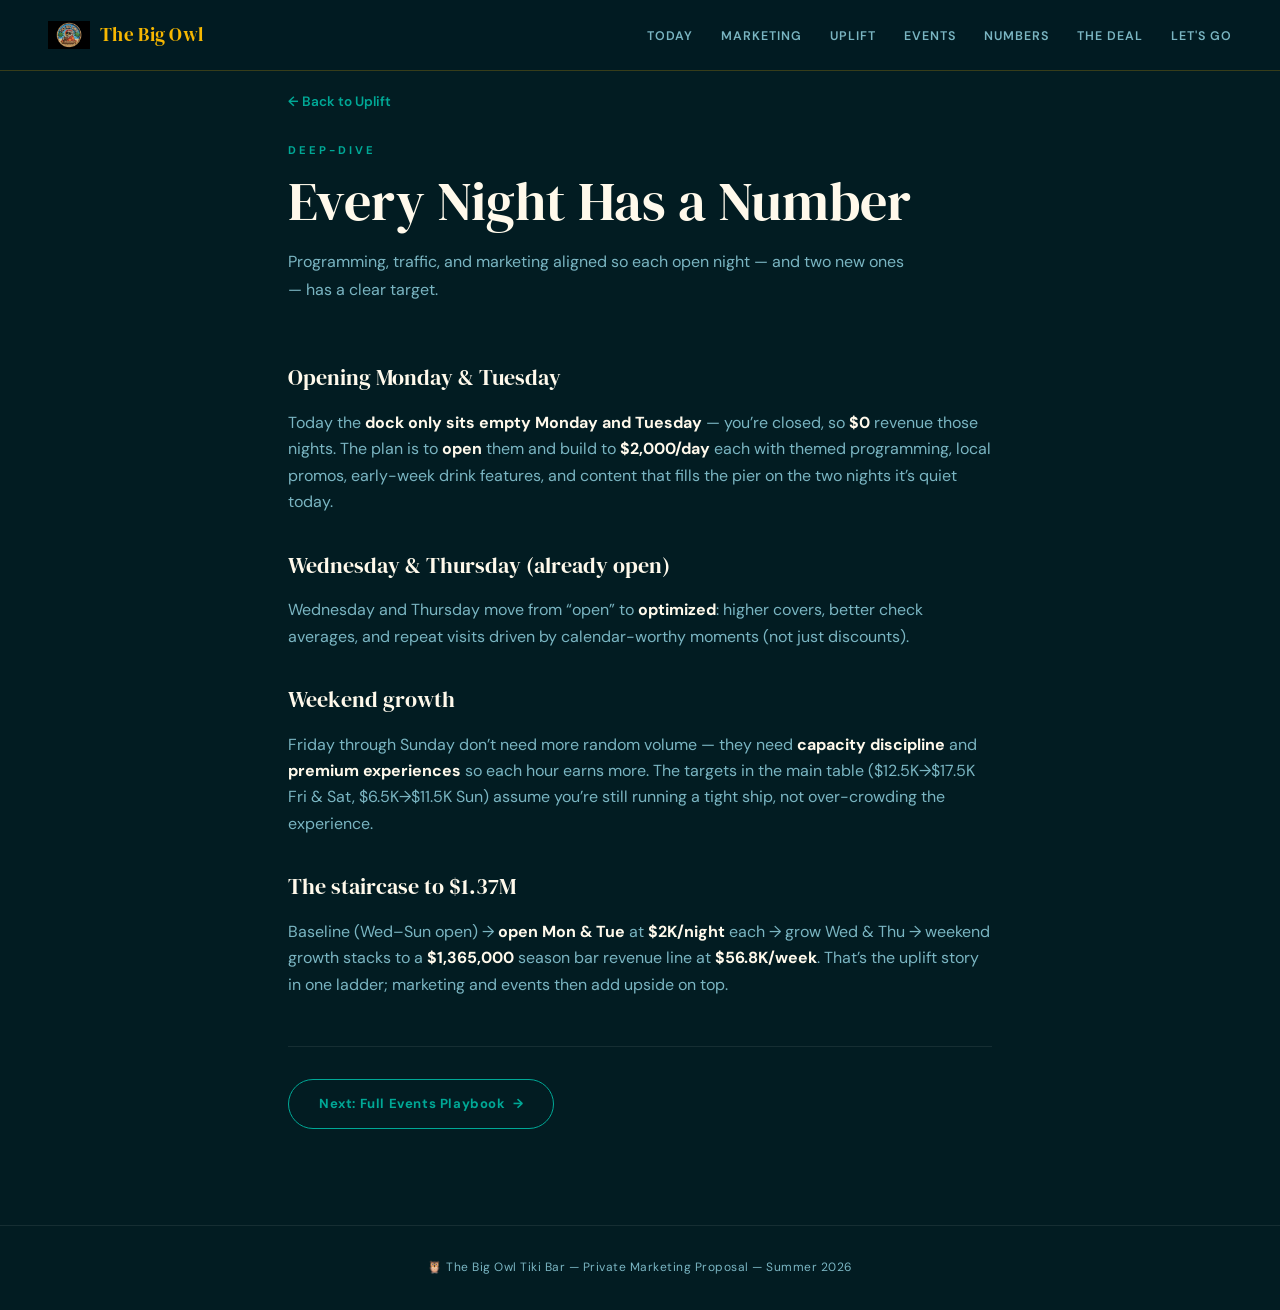
<file: uplift.html>
<!DOCTYPE html>
<html lang="en">
<head>
<meta charset="UTF-8">
<meta name="viewport" content="width=device-width, initial-scale=1.0">
<title>Big Owl — Full Uplift Strategy</title>
<meta name="description" content="Private Summer 2026 proposal for The Big Owl Tiki Bar — Kent Narrows, MD.">
<link rel="canonical" href="https://bennettbutterfield-prog.github.io/Big-Owl-Proposal/uplift.html">
<link rel="icon" type="image/png" href="images/big-owl-logo.png">
<meta property="og:site_name" content="The Big Owl Tiki Bar">
<meta property="og:title" content="Big Owl — Full Uplift Strategy">
<meta property="og:description" content="Private Summer 2026 proposal for The Big Owl Tiki Bar — Kent Narrows, MD.">
<meta property="og:type" content="website">
<meta property="og:url" content="https://bennettbutterfield-prog.github.io/Big-Owl-Proposal/uplift.html">
<meta property="og:image" content="https://bennettbutterfield-prog.github.io/Big-Owl-Proposal/images/big-owl-logo.png">
<meta property="og:image:width" content="1024">
<meta property="og:image:height" content="682">
<meta property="og:image:type" content="image/png">
<meta property="og:image:alt" content="The Big Owl Tiki Bar — Kent Narrows, MD">
<meta name="twitter:card" content="summary_large_image">
<meta name="twitter:title" content="Big Owl — Full Uplift Strategy">
<meta name="twitter:description" content="Private Summer 2026 proposal for The Big Owl Tiki Bar — Kent Narrows, MD.">
<meta name="twitter:image" content="https://bennettbutterfield-prog.github.io/Big-Owl-Proposal/images/big-owl-logo.png">
<link rel="preconnect" href="https://fonts.googleapis.com">
<link href="https://fonts.googleapis.com/css2?family=DM+Serif+Display:ital@0;1&family=DM+Sans:wght@300;400;500;600;700&display=swap" rel="stylesheet">
<link rel="stylesheet" href="css/site.css">
</head>
<body>

<div id="countdown-banner" class="countdown-banner" role="status" aria-live="polite" hidden>
  <span class="countdown-banner-msg">Opening Day <strong>April 15</strong></span>
  <span class="countdown-banner-time" id="countdown-display"></span>
</div>

<nav>
  <a href="big_owl_proposal.html#hero" class="nav-logo"><img src="images/big-owl-logo.png" alt="" class="nav-logo-img" width="48" height="48" decoding="async"><span class="nav-logo-txt">The Big Owl</span></a>
  <ul class="nav-links">
    <li><a href="big_owl_proposal.html#now">Today</a></li>
    <li><a href="big_owl_proposal.html#marketing">Marketing</a></li>
    <li><a href="big_owl_proposal.html#uplift">Uplift</a></li>
    <li><a href="big_owl_proposal.html#events">Events</a></li>
    <li><a href="big_owl_proposal.html#calculator">Numbers</a></li>
    <li><a href="big_owl_proposal.html#deal">The Deal</a></li>
    <li><a href="big_owl_proposal.html#close">Let's Go</a></li>
  </ul>
  <a href="big_owl_proposal.html#deal" class="nav-mob-cta">See the Deal →</a>
</nav>

<main class="sec detail-main">
  <a href="big_owl_proposal.html#uplift" class="detail-back">← Back to Uplift</a>
  <div class="sec-ew">Deep-dive</div>
  <h1 class="sec-h2">Every Night Has a Number</h1>
  <p class="sec-sub">Programming, traffic, and marketing aligned so each open night — and two new ones — has a clear target.</p>

  <div class="detail-prose">
    <h3>Opening Monday & Tuesday</h3>
    <p>Today the <strong>dock only sits empty Monday and Tuesday</strong> — you’re closed, so <strong>$0</strong> revenue those nights. The plan is to <strong>open</strong> them and build to <strong>$2,000/day</strong> each with themed programming, local promos, early-week drink features, and content that fills the pier on the two nights it’s quiet today.</p>

    <h3>Wednesday & Thursday (already open)</h3>
    <p>Wednesday and Thursday move from “open” to <strong>optimized</strong>: higher covers, better check averages, and repeat visits driven by calendar-worthy moments (not just discounts).</p>

    <h3>Weekend growth</h3>
    <p>Friday through Sunday don’t need more random volume — they need <strong>capacity discipline</strong> and <strong>premium experiences</strong> so each hour earns more. The targets in the main table ($12.5K→$17.5K Fri & Sat, $6.5K→$11.5K Sun) assume you’re still running a tight ship, not over-crowding the experience.</p>

    <h3>The staircase to $1.37M</h3>
    <p>Baseline (Wed–Sun open) → <strong>open Mon & Tue</strong> at <strong>$2K/night</strong> each → grow Wed & Thu → weekend growth stacks to a <strong>$1,365,000</strong> season bar revenue line at <strong>$56.8K/week</strong>. That’s the uplift story in one ladder; marketing and events then add upside on top.</p>
  </div>

  <div class="detail-next">
    <a href="events.html" class="dd-btn">Next: Full Events Playbook &nbsp;→</a>
  </div>
</main>

<footer>🦉 The Big Owl Tiki Bar — Private Marketing Proposal — Summer 2026</footer>
<script src="js/countdown.js"></script>
</body>
</html>
</file>
<file: css/site.css>
/* ── BIG OWL BRAND COLORS ── */
:root {
  --navy:    #021c22;
  --navy2:   #034C5F;
  --card:    #043d4d;
  --card2:   #065569;
  --gold:    #F7B801;
  --gold2:   #FFD23F;
  --teal:    #00A896;
  --coral:   #FF6B35;
  --cream:   #FFF9EB;
  --muted:   #7ab5c2;
  --border:  rgba(247,184,1,0.22);
  --border2: rgba(255,255,255,0.08);
}
*{margin:0;padding:0;box-sizing:border-box;}
html{scroll-behavior:smooth;}
:root{
  --countdown-h:48px;
  --nav-h:56px;
  --header-total:calc(var(--countdown-h) + var(--nav-h));
}
body{background:var(--navy);color:var(--cream);font-family:'DM Sans',system-ui,sans-serif;line-height:1.65;overflow-x:hidden;}

/* ── COUNTDOWN BANNER ── */
.countdown-banner{
  position:fixed;top:0;left:0;right:0;z-index:250;
  min-height:var(--countdown-h);
  display:flex;align-items:center;justify-content:center;flex-wrap:wrap;gap:8px 20px;
  padding:10px 20px;
  background:linear-gradient(90deg,rgba(247,184,1,.18),rgba(0,168,150,.14));
  border-bottom:1px solid var(--border);
  font-size:.78rem;font-weight:600;color:var(--cream);
  text-align:center;
}
.countdown-banner[hidden]{display:none!important;}
.countdown-banner-msg{color:var(--cream);letter-spacing:.02em;}
.countdown-banner-msg strong{color:var(--gold);}
.countdown-banner-time{
  font-variant-numeric:tabular-nums;
  color:var(--gold);
  letter-spacing:.06em;
  font-weight:700;
}
body.countdown-expired{--countdown-h:0px;}
body.has-countdown-banner nav{top:var(--countdown-h);}
body.has-countdown-banner section#hero{padding-top:calc(var(--header-total) + 40px)!important;}
body.has-countdown-banner .detail-main{padding-top:calc(88px + var(--countdown-h))!important;}

/* ── NAV ── */
nav{position:fixed;top:0;width:100%;z-index:200;padding:14px 48px;display:flex;justify-content:space-between;align-items:center;background:rgba(2,28,34,0.94);backdrop-filter:blur(14px);border-bottom:1px solid var(--border);}
.nav-mob-cta{display:none;padding:8px 18px;background:var(--coral);color:var(--cream);border-radius:30px;font-size:.75rem;font-weight:700;text-decoration:none;letter-spacing:.3px;white-space:nowrap;}
@media(max-width:780px){.nav-mob-cta{display:inline-flex;}}
.nav-logo{display:inline-flex;align-items:center;gap:10px;font-family:'DM Serif Display',serif;font-size:1.2rem;color:var(--gold);text-decoration:none;letter-spacing:.3px;}
.nav-logo-img{height:42px;width:42px;object-fit:contain;flex-shrink:0;display:block;}
.nav-logo-txt{white-space:nowrap;}
.nav-links{display:flex;gap:28px;list-style:none;}
.nav-links a{color:var(--muted);text-decoration:none;font-size:.78rem;font-weight:600;text-transform:uppercase;letter-spacing:1px;transition:color .25s;}
.nav-links a:hover{color:var(--gold);}

/* ── HERO ── */
#hero{min-height:100vh;display:flex;flex-direction:column;justify-content:center;align-items:center;text-align:center;padding:100px 32px 80px;position:relative;overflow:hidden;}
.hero-bg{position:absolute;inset:0;background:radial-gradient(ellipse 70% 60% at 20% 50%,rgba(247,184,1,.07) 0%,transparent 70%),radial-gradient(ellipse 70% 60% at 80% 50%,rgba(0,168,150,.07) 0%,transparent 70%),linear-gradient(180deg,#021c22 0%,#034C5F 50%,#021c22 100%);}
.hero-content{position:relative;z-index:2;max-width:920px;}
.eyebrow-chip{display:inline-block;padding:6px 22px;background:rgba(247,184,1,.1);border:1px solid rgba(247,184,1,.38);border-radius:30px;color:var(--gold);font-size:.72rem;font-weight:700;letter-spacing:2.5px;text-transform:uppercase;margin-bottom:28px;animation:fadeUp .8s ease both;}
.hero-h1{font-family:'DM Serif Display',serif;font-size:clamp(2.8rem,8vw,6.5rem);font-weight:400;line-height:1.06;margin-bottom:24px;animation:fadeUp .8s .15s ease both;}
.hero-h1 .gold{color:var(--gold);}
.hero-h1 .coral{color:var(--coral);}
.hero-sub{font-size:clamp(.95rem,2.2vw,1.2rem);color:var(--muted);max-width:600px;margin:0 auto 16px;font-weight:400;animation:fadeUp .8s .3s ease both;line-height:1.75;}
.hero-sub strong{color:var(--cream);font-weight:600;}
.hero-disclaimer-box{max-width:640px;margin:0 auto 40px;padding:16px 22px;border:2px solid rgba(247,184,1,.42);border-radius:14px;background:rgba(2,28,34,.82);box-sizing:border-box;box-shadow:0 0 0 1px rgba(255,255,255,.06) inset,0 8px 28px rgba(0,0,0,.25);animation:fadeUp .8s .38s ease both;}
.hero-disclaimer-box .hero-illus{margin:0;font-size:.6rem;color:var(--muted);line-height:1.55;font-style:italic;opacity:.95;letter-spacing:.02em;}
.hero-stats{display:flex;gap:48px;justify-content:center;flex-wrap:wrap;margin-bottom:52px;animation:fadeUp .8s .45s ease both;}
.hstat-num{font-family:'DM Serif Display',serif;font-size:2.6rem;color:var(--gold);display:block;line-height:1;}
.hstat-lbl{font-size:.68rem;color:var(--muted);text-transform:uppercase;letter-spacing:1.2px;margin-top:4px;display:block;}
.hero-cta{display:inline-flex;align-items:center;gap:10px;padding:17px 40px;background:linear-gradient(135deg,var(--coral),#e05520);color:var(--cream);border-radius:50px;font-weight:700;font-size:1rem;text-decoration:none;transition:transform .2s,box-shadow .2s;animation:fadeUp .8s .6s ease both;letter-spacing:.3px;}
.hero-cta:hover{transform:translateY(-3px);box-shadow:0 10px 36px rgba(255,107,53,.4);}
.scroll-hint{position:absolute;bottom:28px;left:50%;transform:translateX(-50%);color:var(--muted);font-size:.72rem;text-transform:uppercase;letter-spacing:1.5px;animation:bounce 2s infinite;}

/* ── SECTIONS ── */
.sec{padding:96px 48px;max-width:1120px;margin:0 auto;}
.sec-ew{font-size:.7rem;font-weight:700;letter-spacing:3px;text-transform:uppercase;color:var(--teal);margin-bottom:10px;}
.sec-h2{font-family:'DM Serif Display',serif;font-size:clamp(2rem,5vw,3.4rem);font-weight:400;line-height:1.15;margin-bottom:16px;}
.sec-sub{font-size:1rem;color:var(--muted);max-width:620px;margin-bottom:56px;font-weight:400;line-height:1.75;}
.sec-sub strong{color:var(--cream);}
.divider{height:1px;background:var(--border2);margin:0;}

/* ── CARDS ── */
.card{background:var(--card);border:1px solid var(--border2);border-radius:18px;padding:32px;}
.card-gold{border-color:rgba(247,184,1,.25);background:linear-gradient(135deg,rgba(247,184,1,.06),var(--card));}
.card-coral{border-color:rgba(255,107,53,.25);background:linear-gradient(135deg,rgba(255,107,53,.06),var(--card));}

/* ── GRIDS ── */
.g2{display:grid;grid-template-columns:1fr 1fr;gap:22px;}
.g3{display:grid;grid-template-columns:repeat(3,1fr);gap:18px;}

/* ── DAY BARS ── */
.day-grid{display:grid;grid-template-columns:repeat(7,1fr);gap:10px;margin:36px 0 16px;}
.day-col{text-align:center;}
.day-bar-wrap{height:170px;display:flex;align-items:flex-end;justify-content:center;margin-bottom:8px;overflow:hidden;border-radius:7px 7px 0 0;}
.day-bar{width:100%;border-radius:7px 7px 0 0;}
.day-bar.wknd{background:linear-gradient(180deg,var(--gold2),var(--gold));}
.day-bar.wkdy{background:linear-gradient(180deg,#0d6b82,#075064);}
.day-lbl{font-size:.65rem;font-weight:700;text-transform:uppercase;letter-spacing:.5px;color:var(--muted);}
.day-amt{font-size:.78rem;font-weight:700;color:var(--cream);margin-top:2px;}

/* ── PROB CARDS ── */
.prob-wrap{display:grid;grid-template-columns:1fr 1fr;gap:22px;margin-top:40px;}
.prob-card{background:var(--card);border:1px solid var(--border2);border-radius:18px;padding:36px;}
.prob-card.bad{border-top:3px solid var(--coral);}
.prob-card.good{border-top:3px solid var(--teal);}
.prob-card h3{font-family:'DM Serif Display',serif;font-size:1.35rem;margin-bottom:20px;font-weight:400;}
.prob-card.bad h3{color:var(--coral);}
.prob-card.good h3{color:var(--teal);}
.prob-list{list-style:none;}
.prob-list li{padding:9px 0;border-bottom:1px solid var(--border2);font-size:.875rem;color:var(--muted);}
.prob-list li:last-child{border-bottom:none;}

/* ── CHANNELS ── */
.chan-grid{display:grid;grid-template-columns:repeat(3,1fr);gap:16px;margin-top:44px;}
.chan-card{background:var(--card);border:1px solid var(--border2);border-radius:14px;padding:24px;text-align:center;transition:transform .2s,border-color .25s;}
.chan-card:hover{transform:translateY(-3px);border-color:rgba(0,168,150,.3);}
.chan-icon{font-size:2rem;margin-bottom:10px;}
.chan-name{font-weight:700;font-size:.9rem;margin-bottom:5px;}
.chan-desc{font-size:.78rem;color:var(--muted);line-height:1.55;}

/* ── MERCH ── */
.merch-grid{display:grid;grid-template-columns:1fr;gap:22px;margin-top:36px;max-width:560px;margin-left:auto;margin-right:auto;}
.merch-card{background:var(--card);border:1px solid var(--border2);border-radius:16px;padding:30px;}
.merch-lbl{font-size:.65rem;font-weight:700;text-transform:uppercase;letter-spacing:2px;margin-bottom:14px;}
.merch-card.after .merch-lbl{color:var(--teal);}
.merch-list{list-style:none;}
.merch-list li{padding:8px 0;border-bottom:1px solid var(--border2);font-size:.84rem;color:var(--muted);}
.merch-list li:last-child{border-bottom:none;}

/* ── PULL QUOTE ── */
.pullquote{text-align:center;padding:80px 48px;max-width:900px;margin:0 auto;}
.pq-text{font-family:'DM Serif Display',serif;font-size:clamp(1.5rem,3.8vw,2.7rem);font-weight:400;line-height:1.4;margin-bottom:20px;}
.pq-text em{font-style:italic;color:var(--gold);}
.pq-attr{font-size:.72rem;color:var(--muted);text-transform:uppercase;letter-spacing:2.5px;}

/* ── CALCULATOR ── */
#calculator{background:linear-gradient(180deg,#011318 0%,var(--navy) 100%);padding:96px 0;}
.calc-inner{max-width:1120px;margin:0 auto;padding:0 48px;}
.mult-display{text-align:center;margin:40px 0 28px;}
.mult-num{font-family:'DM Serif Display',serif;font-size:clamp(4rem,10vw,7rem);font-weight:400;background:linear-gradient(135deg,var(--teal),var(--gold));-webkit-background-clip:text;-webkit-text-fill-color:transparent;background-clip:text;line-height:1;transition:all .15s;}
.mult-lbl{font-size:.78rem;color:var(--muted);text-transform:uppercase;letter-spacing:2.5px;margin-top:6px;}
.slider-wrap{margin:0 0 36px;}
.slider-lbls{display:flex;justify-content:space-between;font-size:.75rem;color:var(--muted);font-weight:500;margin-bottom:10px;}
.slider-track{position:relative;height:10px;background:var(--card2);border-radius:5px;}
.slider-fill{position:absolute;left:0;top:0;height:100%;background:linear-gradient(90deg,var(--teal),var(--gold));border-radius:5px;pointer-events:none;transition:width .08s;}
input[type=range]{position:absolute;left:0;top:-9px;width:100%;-webkit-appearance:none;appearance:none;background:transparent;cursor:pointer;}
input[type=range]::-webkit-slider-thumb{-webkit-appearance:none;width:28px;height:28px;border-radius:50%;background:linear-gradient(135deg,var(--gold2),var(--gold));box-shadow:0 0 0 5px rgba(247,184,1,.22);cursor:grab;transition:transform .1s;}
input[type=range]:active::-webkit-slider-thumb{cursor:grabbing;transform:scale(1.18);}
input[type=range]::-moz-range-thumb{width:28px;height:28px;border-radius:50%;background:linear-gradient(135deg,var(--gold2),var(--gold));border:none;cursor:grab;}
.rev-cards{display:grid;grid-template-columns:1fr;gap:18px;max-width:420px;margin:0 auto 36px;}
.rc{background:var(--card);border:1px solid var(--border2);border-radius:16px;padding:26px;text-align:center;}
.rc.hl{border-color:rgba(247,184,1,.38);background:linear-gradient(135deg,rgba(247,184,1,.08),var(--card));}
.rc-lbl{font-size:.65rem;font-weight:700;text-transform:uppercase;letter-spacing:1.8px;color:var(--muted);margin-bottom:10px;}
.rc-amt{font-family:'DM Serif Display',serif;font-size:2.1rem;transition:all .15s;}
.rc-sub{font-size:.72rem;color:var(--muted);margin-top:5px;}
/* ── EVENTS SECTION ── */
.event-grid{display:grid;grid-template-columns:repeat(2,1fr);gap:20px;margin-top:44px;}
.event-card{background:var(--card);border:1px solid var(--border2);border-radius:16px;padding:28px;transition:transform .2s,border-color .25s;}
.event-card:hover{transform:translateY(-3px);border-color:rgba(255,107,53,.3);}
.event-card-icon{font-size:1.8rem;margin-bottom:12px;}
.event-card-title{font-family:'DM Serif Display',serif;font-size:1.1rem;font-weight:400;margin-bottom:6px;}
.event-card-desc{font-size:.84rem;color:var(--muted);line-height:1.6;}
.event-card-val{font-size:.78rem;color:var(--gold);font-weight:700;margin-top:10px;}

/* ── DEAL ── */
.deal-grid{display:grid;grid-template-columns:1fr 1fr;gap:26px;margin-top:44px;}
.deal-card{background:var(--card);border:1px solid var(--border2);border-radius:20px;padding:38px;}
.deal-card.theirs{border-top:4px solid var(--teal);}
.deal-card.mine{border-top:4px solid var(--gold);}
.deal-card h3{font-family:'DM Serif Display',serif;font-size:1.4rem;font-weight:400;margin-bottom:22px;}
.deal-card.theirs h3{color:var(--teal);}
.deal-card.mine h3{color:var(--gold);}
.deal-list{list-style:none;}
.deal-list li{padding:10px 0;border-bottom:1px solid var(--border2);font-size:.875rem;display:flex;gap:12px;align-items:flex-start;color:var(--muted);}
.deal-list li:last-child{border-bottom:none;}
.chk{color:var(--teal);flex-shrink:0;font-weight:700;}

/* ── TERMS ── */
.terms-box{background:var(--card);border:1px solid var(--border);border-radius:20px;padding:40px;margin-top:22px;}
.terms-title{font-family:'DM Serif Display',serif;font-size:1.6rem;font-weight:400;text-align:center;margin-bottom:8px;}
.terms-sub{text-align:center;color:var(--muted);font-size:.875rem;margin-bottom:28px;}
.terms-math{display:flex;flex-direction:column;gap:10px;max-width:500px;margin:0 auto;}
.tm-row{display:flex;justify-content:space-between;align-items:center;font-size:.875rem;padding:8px 0;border-bottom:1px solid var(--border2);}
.tm-row:last-child{border-bottom:none;}
.tm-key{color:var(--muted);}
.tm-val{font-weight:700;}
.tm-val.gold{color:var(--gold);}
.tm-val.teal{color:var(--teal);}
.tm-val.big{font-size:1.15rem;}

/* ── TIMELINE ── */
.timeline{position:relative;padding-left:44px;margin-top:48px;}
.timeline::before{content:'';position:absolute;left:10px;top:8px;bottom:8px;width:2px;background:linear-gradient(180deg,var(--gold),var(--teal) 70%,transparent);}
.tl-item{position:relative;margin-bottom:36px;}
.tl-item::before{content:'';position:absolute;left:-38px;top:5px;width:16px;height:16px;border-radius:50%;background:var(--gold);border:3px solid var(--navy);box-shadow:0 0 0 2px var(--gold);}
.tl-wk{font-size:.67rem;font-weight:700;color:var(--gold);text-transform:uppercase;letter-spacing:1.8px;margin-bottom:3px;}
.tl-title{font-weight:700;font-size:.97rem;margin-bottom:4px;}
.tl-desc{font-size:.84rem;color:var(--muted);line-height:1.6;}

/* ── CLOSE ── */
#close{text-align:center;padding:120px 48px;background:linear-gradient(180deg,transparent,rgba(247,184,1,.04));}
.close-inner{max-width:820px;margin:0 auto;}
.close-h2{font-family:'DM Serif Display',serif;font-size:clamp(2.5rem,7vw,5rem);font-weight:400;line-height:1.1;margin-bottom:22px;}
.close-h2 .gold{color:var(--gold);}
.close-h2 .coral{color:var(--coral);}
.close-sub{font-size:1.05rem;color:var(--muted);max-width:560px;margin:0 auto 44px;line-height:1.75;}
.close-cards{display:grid;grid-template-columns:repeat(3,1fr);gap:16px;max-width:780px;margin:0 auto 44px;}
.cc{background:var(--card);border:1px solid var(--border2);border-radius:16px;padding:26px;text-align:center;}
.cc.hl{border-color:rgba(247,184,1,.32);background:linear-gradient(135deg,rgba(247,184,1,.07),var(--card));}
.cc-icon{font-size:2rem;margin-bottom:8px;}
.cc-title{font-weight:700;font-size:.9rem;margin-bottom:4px;}
.cc-desc{font-size:.78rem;color:var(--muted);}
.close-btn{display:inline-flex;align-items:center;gap:10px;padding:20px 52px;background:linear-gradient(135deg,var(--coral),#e05520);color:var(--cream);border-radius:50px;font-weight:700;font-size:1.05rem;text-decoration:none;transition:transform .2s,box-shadow .2s;letter-spacing:.3px;}
.close-btn:hover{transform:translateY(-3px);box-shadow:0 14px 44px rgba(255,107,53,.4);}
.final-quote{font-family:'DM Serif Display',serif;font-size:1.05rem;color:var(--muted);font-style:italic;margin-top:44px;line-height:1.8;}
.final-quote em{color:var(--cream);}

footer{text-align:center;padding:32px 48px;border-top:1px solid var(--border2);color:var(--muted);font-size:.75rem;letter-spacing:.5px;}

/* ── DEEP-DIVE BUTTONS ── */
.dd-wrap{margin-top:40px;padding-top:32px;border-top:1px solid var(--border2);}
.dd-btn{display:inline-flex;align-items:center;gap:9px;padding:13px 30px;border:1.5px solid var(--teal);color:var(--teal);border-radius:40px;font-weight:700;font-size:.82rem;text-decoration:none;letter-spacing:.6px;transition:all .22s;}
.dd-btn:hover{background:var(--teal);color:var(--navy);transform:translateY(-2px);box-shadow:0 8px 24px rgba(0,168,150,0.28);}
.dd-label{font-size:.72rem;color:var(--muted);margin-top:10px;}

/* ── FADE-IN ── */
.fi{opacity:0;transform:translateY(28px);transition:opacity .75s ease,transform .75s ease;}
.fi.vis{opacity:1;transform:translateY(0);}
@keyframes fadeUp{from{opacity:0;transform:translateY(22px);}to{opacity:1;transform:translateY(0);}}
@keyframes bounce{0%,100%{transform:translateX(-50%) translateY(0);}50%{transform:translateX(-50%) translateY(-8px);}}

/* ── RESPONSIVE ── */
@media(max-width:780px){
  :root{--countdown-h:52px;}
  .countdown-banner{font-size:.72rem;padding:8px 14px;gap:6px 12px;}
  body.has-countdown-banner .detail-main{padding-top:calc(76px + var(--countdown-h))!important;}
  /* Nav */
  nav{padding:12px 18px;}
  .nav-links{display:none;}
  .nav-logo{font-size:1.05rem;gap:8px;}
  .nav-logo-img{height:34px;width:34px;}

  /* Sections */
  .sec{padding:52px 18px;}
  .sec-h2{font-size:clamp(1.65rem,7vw,2.6rem);}
  .calc-inner{padding:0 18px;}
  #close{padding:72px 18px;}
  .pullquote{padding:56px 18px;}

  /* All multi-col grids → single column */
  .g2,.g3,.prob-wrap,.deal-grid,.merch-grid,.chan-grid,.rev-cards,.close-cards,.event-grid{grid-template-columns:1fr;}

  /* Day bars — horizontal scroll so all 7 days stay visible */
  .day-grid{
    display:flex;
    gap:8px;
    overflow-x:auto;
    -webkit-overflow-scrolling:touch;
    padding-bottom:10px;
    scroll-snap-type:x mandatory;
  }
  .day-col{
    flex:0 0 13%;
    min-width:44px;
    scroll-snap-align:start;
  }
  .day-bar-wrap{height:130px;}
  .day-amt{font-size:.68rem;}

  /* Hero */
  #hero{padding:88px 18px 60px;}
  .hero-h1{font-size:clamp(2.2rem,10vw,3.4rem);}
  .hero-stats{gap:24px 32px;display:grid;grid-template-columns:1fr 1fr;justify-items:center;}
  .hstat-num{font-size:2rem;}
  .hero-cta{padding:15px 28px;font-size:.9rem;}

  /* Calculator slider — bigger touch target */
  input[type=range]::-webkit-slider-thumb{width:34px;height:34px;}
  input[type=range]::-moz-range-thumb{width:34px;height:34px;}
  .slider-track{height:12px;}
  input[type=range]{top:-11px;}
  .mult-num{font-size:clamp(3.2rem,14vw,5.5rem);}

  /* Cards */
  .card{padding:24px 20px;}
  .deal-card{padding:28px 22px;}
  .terms-box{padding:28px 20px;}

  /* Timeline */
  .timeline{padding-left:32px;}
  .tl-item::before{left:-28px;}

  /* Footer */
  footer{padding:24px 18px;}
}

/* Extra small (iPhone SE, ~375px) */
@media(max-width:400px){
  .hero-h1{font-size:2rem;}
  .sec-h2{font-size:1.5rem;}
  .day-col{min-width:40px;}
  .hstat-num{font-size:1.75rem;}
}

/* ── DETAIL PAGES ── */
.detail-main{padding-top:88px;max-width:800px;}
.detail-back{display:inline-flex;align-items:center;gap:8px;color:var(--teal);font-weight:600;font-size:.85rem;text-decoration:none;margin-bottom:28px;}
.detail-back:hover{color:var(--gold);}
.detail-prose p{margin-bottom:1.15em;color:var(--muted);font-size:1rem;}
.detail-prose p strong{color:var(--cream);}
.detail-prose h3{font-family:'DM Serif Display',serif;font-size:1.35rem;color:var(--cream);margin:32px 0 14px;font-weight:400;}
.detail-prose ul,.detail-prose ol{margin:0 0 1.15em 1.25em;color:var(--muted);font-size:.95rem;}
.detail-prose li{margin-bottom:.55em;}
.detail-next{margin-top:48px;padding-top:32px;border-top:1px solid var(--border2);}
@media(max-width:780px){
  .detail-main{padding-top:76px;}
}

/* ── MARKETING DEEP-DIVE ── */
.detail-spec{margin:28px 0;padding:24px 28px;background:var(--card);border:1px solid var(--border2);border-radius:16px;}
.detail-spec dt{font-size:.72rem;font-weight:700;text-transform:uppercase;letter-spacing:1.2px;color:var(--teal);margin-top:14px;}
.detail-spec dt:first-child{margin-top:0;}
.detail-spec dd{margin:4px 0 0 0;font-size:.9rem;color:var(--muted);padding:0;}
.detail-spec dd strong{color:var(--cream);}
.detail-kpis{display:flex;flex-wrap:wrap;gap:20px;margin-top:18px;padding-top:18px;border-top:1px solid var(--border2);}
.detail-kpi{flex:1;min-width:120px;}
.detail-kpi .num{font-family:'DM Serif Display',serif;font-size:1.75rem;color:var(--gold);}
.detail-kpi .lbl{font-size:.68rem;color:var(--muted);text-transform:uppercase;letter-spacing:1px;margin-top:4px;}
</file>
